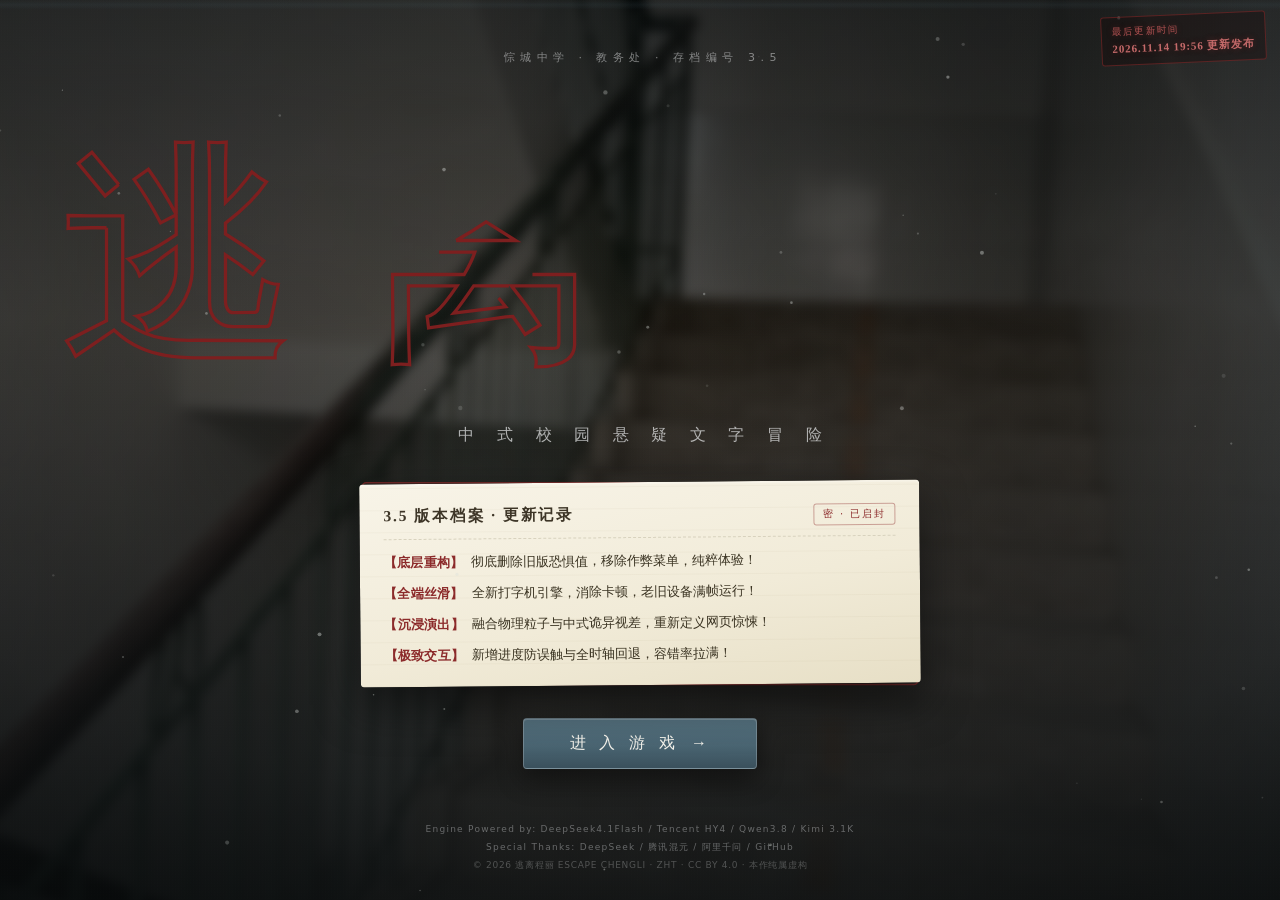
<file: index.html>
<!DOCTYPE html>
<html lang="zh-CN">
<head>
<meta charset="UTF-8">
<meta name="theme-color" content="#0b0f11">
<meta name="viewport" content="width=device-width, initial-scale=1.0, viewport-fit=cover">
<meta http-equiv="Cache-Control" content="no-cache, no-store, must-revalidate">
<title>逃离 程丽 · 3.5</title>
<link rel="stylesheet" href="static/css/index.css">

<style>
/* 页面加载淡入 */
html{opacity:0;transition:opacity .6s ease}
html.page-ready{opacity:1}
/* 频闪遮罩 */
#flickerOverlay{position:fixed;inset:0;z-index:500;pointer-events:none;opacity:0;transition:opacity 40ms linear}
/* 扫描线（环境层） */
.scanline-overlay{position:fixed;top:0;left:0;width:100%;height:10px;
  background:linear-gradient(to bottom,transparent,rgba(74,101,114,.12),transparent);
  animation:scan 8s linear infinite;pointer-events:none;z-index:600}
@keyframes scan{0%{transform:translateY(-100%)}100%{transform:translateY(100%)}}
@media (prefers-reduced-motion: reduce){.scanline-overlay{display:none}}
</style>

<script>
(function(){
  function fadeIn(){ document.documentElement.classList.add("page-ready"); }
  if (document.readyState === "loading") {
    document.addEventListener("DOMContentLoaded", function(){ requestAnimationFrame(fadeIn); });
  } else { requestAnimationFrame(fadeIn); }
})();
/* 注销 SW + 清缓存（确保永远最新） */
if ("serviceWorker" in navigator) navigator.serviceWorker.getRegistrations().then(function(r){ r.forEach(function(x){ x.unregister(); }); });
if ("caches" in window) caches.keys().then(function(k){ k.forEach(function(x){ caches.delete(x); }); });
</script>
</head>
<body>

<!-- 视差·背景层：教学楼走廊（虚化暗调） -->
<div class="plx-bg" aria-hidden="true">
  <div class="bg-photo"></div>
  <div class="bg-veil"></div>
  <div class="grain"></div>
</div>

<!-- 视差·前景层：粉笔灰 / 试卷遗书 / 血滴（Canvas 程序化） -->
<canvas id="fxCanvas" aria-hidden="true"></canvas>

<!-- 日光灯频闪遮罩 -->
<div id="flickerOverlay" aria-hidden="true"></div>

<div class="scanline-overlay" aria-hidden="true"></div>

<!-- 印泥时间戳 -->
<div class="stamp-time">最后更新时间<br><b>2026.11.14 19:56 更新发布</b></div>

<!-- 视差·中景层：标题与档案 -->
<main class="poster">

  <p class="poster-tag">悰城中学 · 教务处 · 存档编号 3.5</p>

  <!-- 场景 B：SVG 血迹书写 -->
  <div class="title-wrap">
    <svg id="bloodTitle" viewBox="0 0 900 235" aria-label="逃离 程丽">
      <text class="bt-char" x="115" y="178" text-anchor="middle">逃</text>
      <text class="bt-char" x="338" y="178" text-anchor="middle">离</text>
      <text class="bt-char" x="561" y="178" text-anchor="middle">程</text>
      <text class="bt-char" x="784" y="178" text-anchor="middle">丽</text>
    </svg>
    <p class="poster-sub">中 式 校 园 悬 疑 文 字 冒 险</p>
  </div>

  <!-- 场景 E：红线缝合的档案卡 -->
  <section class="dossier" aria-label="3.5 版本档案">
    <svg class="stitch-svg" aria-hidden="true"><rect id="stitchRect" x="0.4%" y="0.4%" width="99.2%" height="99.2%" rx="4"/></svg>
    <div class="dossier-card">
      <header class="dossier-head">
        <h2 class="dossier-title">3.5 版本档案 · 更新记录</h2>
        <span class="dossier-no">密 · 已启封</span>
      </header>
      <ul class="dossier-list">
        <li><span class="mark">【底层重构】</span>彻底删除旧版恐惧值，移除作弊菜单，纯粹体验！</li>
        <li><span class="mark">【全端丝滑】</span>全新打字机引擎，消除卡顿，老旧设备满帧运行！</li>
        <li><span class="mark">【沉浸演出】</span>融合物理粒子与中式诡异视差，重新定义网页惊悚！</li>
        <li><span class="mark">【极致交互】</span>新增进度防误触与全时轴回退，容错率拉满！</li>
      </ul>
    </div>
  </section>

  <!-- 行动区（强制看完开场，无跳过入口） -->
  <div class="poster-acts">
    <a class="btn-enter" href="home.html">进 入 游 戏 <span aria-hidden="true">→</span></a>
  </div>

  <!-- 致谢：机密档案脚注 -->
  <footer class="poster-foot">
    <p>Engine Powered by: DeepSeek4.1Flash / Tencent HY4 / Qwen3.8 / Kimi 3.1K</p>
    <p>Special Thanks: DeepSeek / 腾讯混元 / 阿里千问 / GitHub</p>
    <p class="foot-tiny">© 2026 逃离程丽 ESCAPE CHENGLI · ZHT · CC BY 4.0 · 本作纯属虚构</p>
  </footer>

</main>

<script src="static/js/intro-anim.js"></script>
<script>
  if (window.EC_ANIM) EC_ANIM.initIndex();
</script>

</body>
</html>
</file>
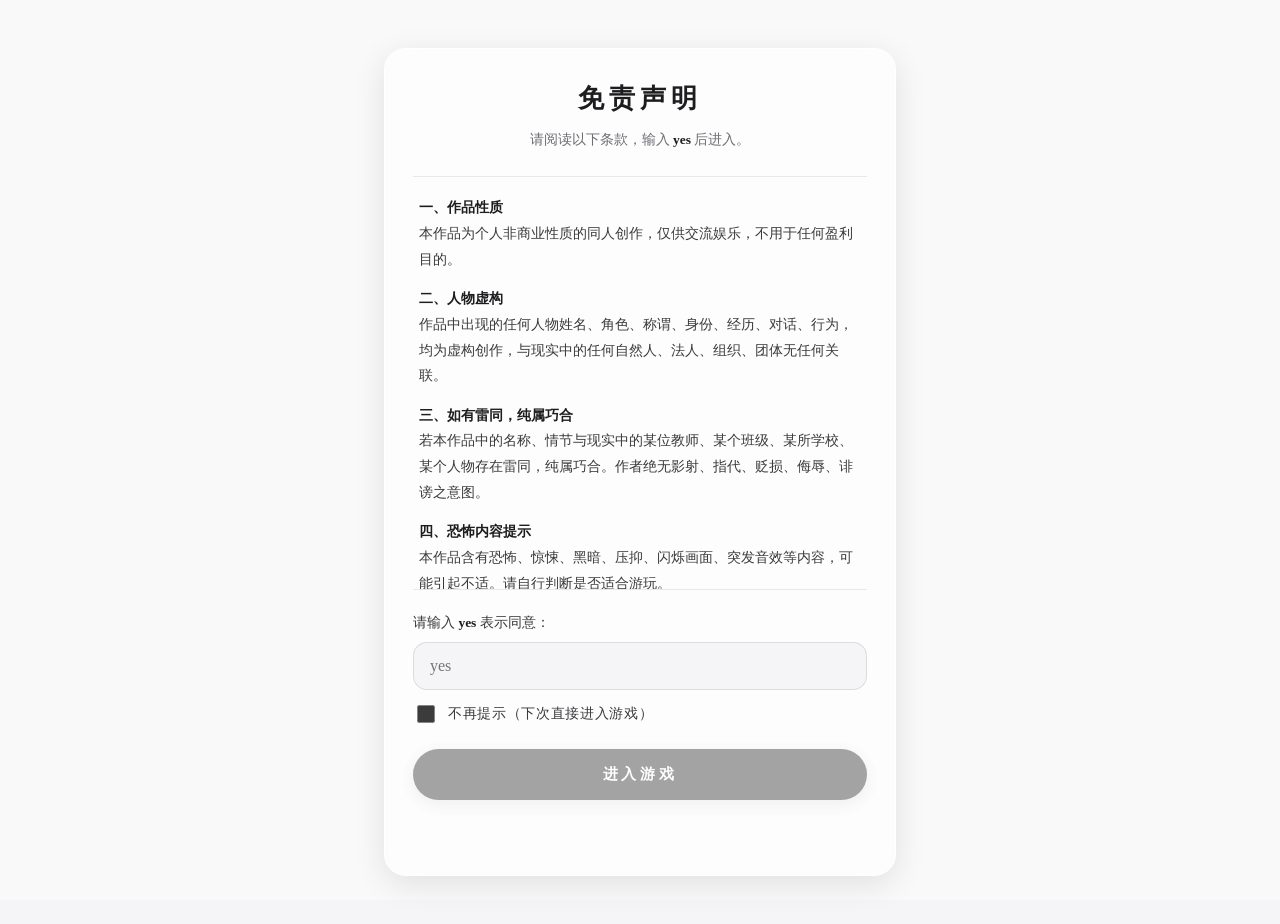
<file: disclaimer.html>
<!DOCTYPE html>
<html lang="zh-CN">
<head>
<meta charset="UTF-8">
<meta http-equiv="Cache-Control" content="no-cache, no-store, must-revalidate, max-age=0">
<meta http-equiv="Pragma" content="no-cache">
<meta http-equiv="Expires" content="0">

<meta name="color-scheme" content="dark only">
<meta name="theme-color" content="#08080a">
<meta name="viewport" content="width=device-width, initial-scale=1.0, viewport-fit=cover">
<title>免责声明 · 逃离程丽</title>
<link rel="stylesheet" href="static/css/skin-page.css?v=1792146091">
<link rel="stylesheet" href="static/css/anime.css?v=1792146091">
<style>
.skip-box{
  display:flex;align-items:center;gap:10px;
  margin:0 0 14px;font-size:13px;color:#8a8a8e;
  cursor:pointer;user-select:none;
}
.skip-box input{
  width:18px;height:18px;flex:none;
  accent-color:#c8102e;cursor:pointer;
}
.skip-box label{cursor:pointer;letter-spacing:.05em}
</style>
<style>
/* ===== 彻底杀掉点击填充块 / 蓝色高亮 / focus 框 ===== */
* {
  -webkit-tap-highlight-color: transparent !important;
  -webkit-touch-callout: none !important;
  -webkit-tap-highlight-color: rgba(0,0,0,0) !important;
}
*:active, *:focus, *:focus-visible, *:focus-within,
button:active, button:focus, button:focus-visible,
a:active, a:focus, a:focus-visible,
.btn:active, .btn:focus, [role="button"]:active, [role="button"]:focus,
img:active, img:focus {
  outline: none !important;
  outline-color: transparent !important;
  box-shadow: none !important;
  -webkit-tap-highlight-color: transparent !important;
  -webkit-tap-highlight-color: rgba(0,0,0,0) !important;
  border-color: transparent !important;
}
button:active, a:active, .btn:active, [role="button"]:active {
  background: transparent !important;
  background-color: transparent !important;
}
img, a, button, .btn, [role="button"] {
  -webkit-user-select: none;
  -moz-user-select: none;
  -ms-user-select: none;
  user-select: none;
  -webkit-user-drag: none;
  -webkit-tap-highlight-color: transparent !important;
}
</style>
<script>
(function(){
  function setWallpaper(){
    var base = (window.innerWidth > window.innerHeight) ? "https://t.alcy.cc/pc" : "https://t.alcy.cc/mp";
    var wallpaper = base + "?t=" + Date.now() + "_" + Math.random();
    document.documentElement.style.setProperty("--anime-bg", "url('" + wallpaper + "')");
    if (document.body) document.body.style.setProperty("--anime-bg", "url('" + wallpaper + "')");
  }
  if (document.readyState === "loading"){
    document.addEventListener("DOMContentLoaded", setWallpaper);
  } else {
    setWallpaper();
  }
})();
</script>

<script>
/* 主动注销所有 Service Worker + 清缓存（确保永远最新） */
if ("serviceWorker" in navigator) {
  navigator.serviceWorker.getRegistrations().then(function(regs){
    regs.forEach(function(r){ r.unregister(); });
  });
}
if ("caches" in window) {
  caches.keys().then(function(keys){
    keys.forEach(function(k){ caches.delete(k); });
  });
}
</script>

</head>
<body>
<main class="stage">

  <div class="card">
    <h1 class="title">免责声明</h1>
    <p class="sub">请阅读以下条款，输入 <b>yes</b> 后进入。</p>

    <div class="terms">
      <p><b>一、作品性质</b><br>本作品为个人非商业性质的同人创作，仅供交流娱乐，不用于任何盈利目的。</p>
      <p><b>二、人物虚构</b><br>作品中出现的任何人物姓名、角色、称谓、身份、经历、对话、行为，均为虚构创作，与现实中的任何自然人、法人、组织、团体无任何关联。</p>
      <p><b>三、如有雷同，纯属巧合</b><br>若本作品中的名称、情节与现实中的某位教师、某个班级、某所学校、某个人物存在雷同，纯属巧合。作者绝无影射、指代、贬损、侮辱、诽谤之意图。</p>
      <p><b>四、恐怖内容提示</b><br>本作品含有恐怖、惊悚、黑暗、压抑、闪烁画面、突发音效等内容，可能引起不适。请自行判断是否适合游玩。</p>
      <p><b>五、不适宜人群</b><br>若你患有心脏病、高血压、癫痫、光敏性癫痫、焦虑症、抑郁症、恐慌症、创伤后应激障碍等疾病，或对恐怖内容敏感，请立即退出。</p>
      <p><b>六、自愿原则</b><br>继续操作即代表你已年满 12 周岁，自愿承担浏览本内容的一切后果。</p>
      <p><b>七、版权声明</b><br>本作品采用 CC BY 4.0 协议，可自由使用、改编、商用，唯一条件为保留原作者署名「ZHT」。</p>
    </div>

    <div class="yesbox">
      <label>请输入 <b>yes</b> 表示同意：</label>
      <input type="text" id="yesInput" placeholder="yes" autocomplete="off">
      <div class="skip-box">
        <input type="checkbox" id="skipCheck">
        <label for="skipCheck">不再提示（下次直接进入游戏）</label>
      </div>
      <button class="btn" id="agreeBtn">进入游戏</button>
      <p class="hint" id="errTip"></p>
    </div>
  </div>

</main>

<script>
(function(){
  /* ---------- 1. 检查是否已经勾选过"不再提示" ---------- */
  try {
    if (localStorage.getItem("ec_skip_disclaimer") === "1"){
      location.replace("loading.html?ch=ch1");
      return;
    }
  } catch(e){}

  var inp = document.getElementById("yesInput");
  var btn = document.getElementById("agreeBtn");
  var err = document.getElementById("errTip");
  var skipCheck = document.getElementById("skipCheck");
  if (!inp || !btn) return;

  btn.disabled = true;

  inp.addEventListener("input", function(){
    btn.disabled = inp.value.trim().toLowerCase() !== "yes";
    if (err) err.textContent = "";
  });

  btn.addEventListener("click", function(){
    if (inp.value.trim().toLowerCase() !== "yes"){
      if (err) err.textContent = "请输入 yes";
      return;
    }
    /* 勾了"不再提示"就永久跳过 */
    if (skipCheck && skipCheck.checked){
      try { localStorage.setItem("ec_skip_disclaimer", "1"); } catch(e){}
    }
    location.href = "loading.html?ch=ch1";
  });

  inp.addEventListener("keydown", function(e){
    if (e.key === "Enter" && !btn.disabled) btn.click();
  });
})();
</script>
</body>
</html>
</file>
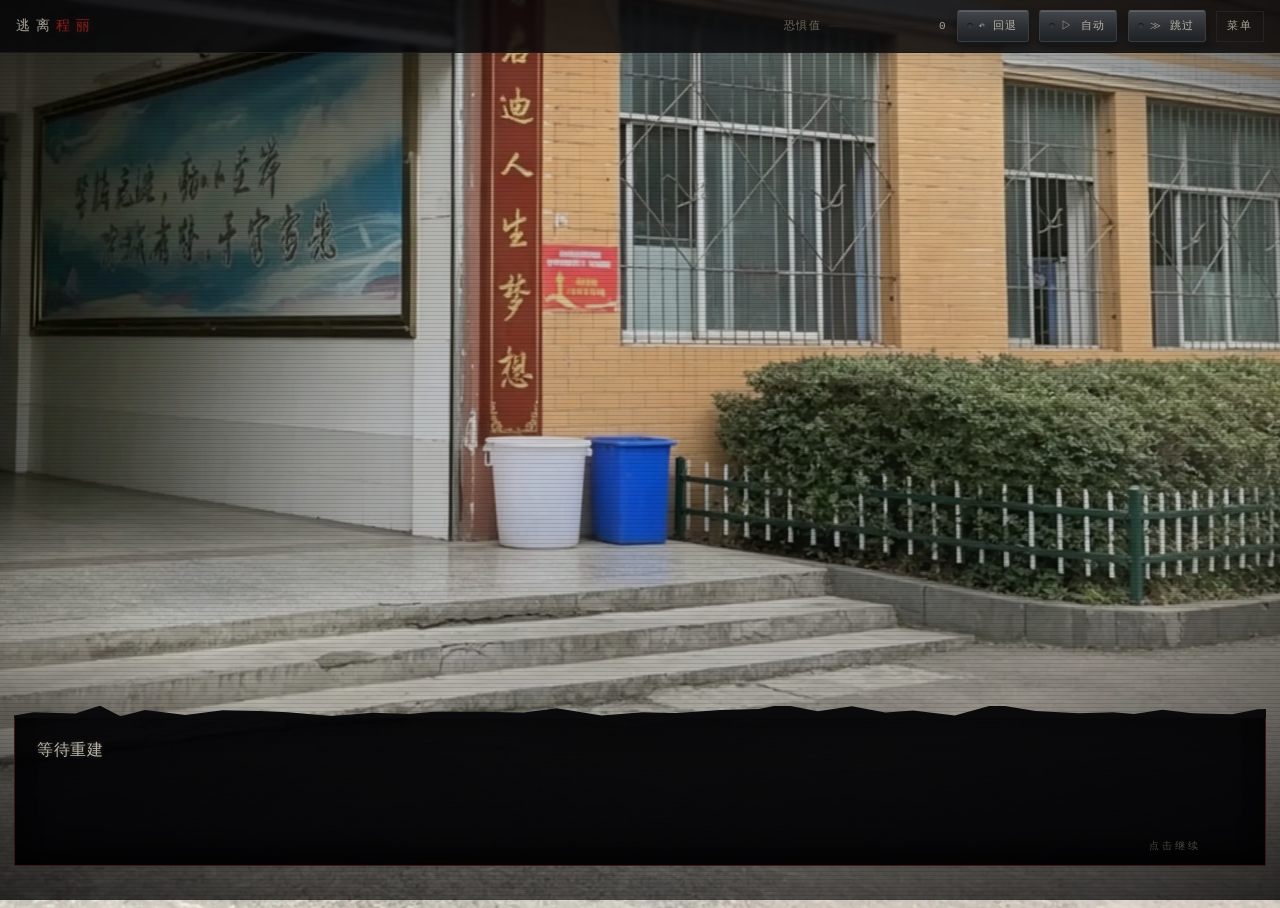
<file: game.html>
<!DOCTYPE html>
<html lang="zh-CN">
<head>
<meta charset="UTF-8">
<meta http-equiv="Cache-Control" content="no-cache, no-store, must-revalidate, max-age=0">
<meta http-equiv="Pragma" content="no-cache">
<meta http-equiv="Expires" content="0">

<meta name="color-scheme" content="dark only">
<meta name="theme-color" content="#08080a">
<meta name="viewport" content="width=device-width, initial-scale=1.0, viewport-fit=cover">
<title>逃离程丽</title>
<link rel="stylesheet" href="static/css/skin.css?v=1792146091">

<style>
.ls-overlay{position:fixed;inset:0;z-index:8800;background:rgba(0,0,0,.55);backdrop-filter:blur(6px);display:none;align-items:center;justify-content:center;padding:20px;}
.ls-overlay.show{display:flex;}
.ls-card{width:min(440px,94vw);max-height:82vh;overflow-y:auto;background:rgba(252,252,253,.98);border-radius:18px;box-shadow:0 20px 60px rgba(0,0,0,.35);padding:22px 20px;}
.ls-card h3{font-size:17px;font-weight:700;margin-bottom:16px;color:#1d1d1f;}
.ls-list{display:flex;flex-direction:column;gap:10px;margin-bottom:16px;}
.ls-row{display:flex;align-items:center;justify-content:space-between;gap:10px;padding:12px 14px;background:#f5f5f7;border-radius:12px;}
.ls-row.has{background:#eef4fb;}
.ls-info{display:flex;flex-direction:column;gap:2px;min-width:0;}
.ls-info b{font-size:14px;color:#1d1d1f;}
.ls-info span{font-size:12px;color:#6e6e73;overflow:hidden;text-overflow:ellipsis;white-space:nowrap;}
.ls-info .empty{color:#b0b0b5;}
.ls-btns{display:flex;gap:6px;flex:none;}
.ls-btn{appearance:none;border:none;padding:8px 12px;font-size:13px;border-radius:9px;background:#e6e6ea;color:#1d1d1f;cursor:pointer;white-space:nowrap;}
.ls-btn.main{background:#1d1d1f;color:#fff;}
.ls-btn:active{opacity:.8;}
.ls-actions{display:flex;}
.ls-actions button{flex:1;padding:12px;font-size:15px;border:none;border-radius:11px;background:#1d1d1f;color:#fff;cursor:pointer;}
body.ui-dark .ls-card{background:rgba(24,24,28,.98);}
body.ui-dark .ls-card h3{color:#e8e8ea;}
body.ui-dark .ls-row{background:#1c1c22;}
body.ui-dark .ls-row.has{background:#1a2634;}
body.ui-dark .ls-info b{color:#e0e0e4;}
body.ui-dark .ls-info span{color:#9a9aa0;}
body.ui-dark .ls-btn{background:#2a2a30;color:#e0e0e4;}
body.ui-dark .ls-btn.main{background:#e8e8ea;color:#111;}
<style>
@keyframes spasm{
  0%{transform:translate(0)}
  25%{transform:translate(-8px,3px) skewX(-10deg)}
  50%{transform:translate(6px,-2px) skewX(8deg)}
  75%{transform:translate(-4px,1px)}
  100%{transform:none}
}


/* ========== 全屏大字 · 丝滑浮现 ========== */
.fullpage-text p {
  animation: fpGlowSoft 4s ease-in-out infinite !important;
}
@keyframes fpGlowSoft {
  0%, 100% {
    text-shadow:
      0 0 4px rgba(232,232,232,.7),
      0 0 20px rgba(232,232,232,.3),
      2px 0 0 rgba(139,42,42,.5),
      -2px 0 0 rgba(232,232,232,.2);
  }
  50% {
    text-shadow:
      0 0 8px rgba(232,232,232,.95),
      0 0 32px rgba(232,232,232,.5),
      2px 0 0 rgba(139,42,42,.7),
      -2px 0 0 rgba(232,232,232,.35);
  }
}
/* 大字进场：从虚到实（只用 opacity + translateY，丝滑） */
@keyframes fpTextIn {
  from {
    opacity: 0;
    transform: translateY(12px);
    letter-spacing: .35em;
  }
  to {
    opacity: 1;
    transform: translateY(0);
    letter-spacing: .2em;
  }
}
.fullpage-text.show p {
  animation: fpTextIn 1.4s cubic-bezier(.16,1,.3,1) forwards, fpGlowSoft 4s ease-in-out 1.4s infinite !important;
}




/* ============================================================
   对话框：静止（不摇）
   ============================================================ */
.text-box {
  animation: none !important;
  transform: none !important;
}

/* ============================================================
   背景层：防"缩放露黑边"
   bg-layer 缩放时，父层同色铺底，永远不漏黑
   ============================================================ */
html, body {
  background: #0a0a0a !important;
}
.bg-layer {
  background-color: #0a0a0a !important;
  transform-origin: center center;
  backface-visibility: hidden;
  -webkit-backface-visibility: hidden;
  will-change: transform, opacity;
}
/* 背景缩放时，overflow 裁掉，避免露出边界 */
.bg-layer,
.bg-layer img,
.sprite-layer,
.sprite-layer img {
  transform-origin: center center;
}
/* 只给真正的背景层铺底，立绘层保持透明 */
.game-page,
#bgLayer,
#bgNext {
  background-color: #0a0a0a !important;
}
#spriteLayer {
  background: transparent !important;
}

/* ============================================================
   全屏大字容器：彻底铺满，无黑边
   ============================================================ */
.fullpage-text {
  background: rgba(10,10,10,.96) !important;
  backdrop-filter: blur(4px) !important;
  -webkit-backdrop-filter: blur(4px) !important;
  padding: 0 !important;
  margin: 0 !important;
  overflow: hidden !important;
  inset: 0 !important;
}
.fullpage-text > p {
  padding: 40px 32px !important;
  margin: 0 !important;
  color: #e8e8e8 !important;
  font-family: "Songti SC", "SimSun", "Noto Serif SC", Georgia, serif !important;
  letter-spacing: .2em !important;
  line-height: 1.9 !important;
  font-weight: 500 !important;
}
@keyframes fpGlowSoft {
  0%, 100% {
    text-shadow:
      0 0 4px rgba(232,232,232,.55),
      0 0 18px rgba(232,232,232,.25),
      2px 0 0 rgba(139,42,42,.45),
      -2px 0 0 rgba(232,232,232,.12);
  }
  50% {
    text-shadow:
      0 0 8px rgba(232,232,232,.9),
      0 0 32px rgba(232,232,232,.5),
      2px 0 0 rgba(139,42,42,.65),
      -2px 0 0 rgba(232,232,232,.3);
  }
}
.fullpage-text > p {
  animation: fpGlowSoft 4.5s ease-in-out infinite !important;
}
.fp-hint {
  color: #8b2a2a !important;
  text-shadow: 0 0 10px rgba(139,42,42,.65) !important;
  letter-spacing: .3em !important;
  animation: hintBreath 2s ease-in-out infinite !important;
}
@keyframes hintBreath {
  0%, 100% { opacity: .5; transform: translateX(-50%) translateY(0); }
  50%      { opacity: 1;  transform: translateX(-50%) translateY(3px); }
}

/* 打字机渗墨样式统一由 static/css/skin.css .tw-char 管理（3.1） */


/* ============================================================
   缩放动画修复：不露背景边
   ============================================================ */

/* 1. 所有 fixed 背景层：父层铺底，防露边 */
body,
html,
.game-page {
  background: #0a0a0a !important;
}

/* 2. #bgLayer / #bgNext 铺满 + 裁掉溢出 */
#bgLayer, #bgNext {
  position: fixed !important;
  inset: 0 !important;
  overflow: hidden !important;
  background-color: #0a0a0a !important;
}
#bgLayer.show, #bgNext.show {
  background-size: cover !important;
  background-position: center !important;
}

/* 3. #bgNext 的 zoom：改成"不放大"（只用 opacity 交叉淡入） */
.bg-layer.zoom {
  transform: none !important;
  transition: opacity .8s cubic-bezier(.16,1,.3,1) !important;
}

/* 4. body.anim-zoom：不再缩 body，改成缩背景层 */
body.anim-zoom {
  animation: none !important;
}
body.anim-zoom #bgLayer,
body.anim-zoom .bg-layer {
  animation: anim-zoom-bg-k .9s cubic-bezier(.16,1,.3,1) !important;
  transform-origin: center center !important;
}
@keyframes anim-zoom-bg-k {
  0%   { transform: scale(1.06); }
  100% { transform: scale(1); }
}

/* 5. 立绘层不跟着缩 */
body.anim-zoom .sprite-layer {
  animation: none !important;
}


/* ============================================================
   立绘层：干掉 drop-shadow（黑块元凶）
   ============================================================ */

/* 1. 干掉 drop-shadow（性能差 + 黑块元凶） */
.sprite-layer img {
  filter: none !important;
  -webkit-filter: none !important;
}

/* 2. 立绘浮动：改成 GPU 加速的 transform */
.sprite-layer img.breathe {
  animation: breathe 4s cubic-bezier(.4,0,.2,1) infinite !important;
}
@keyframes breathe {
  0%, 100% { transform: translateY(0); }
  50%      { transform: translateY(-5px); }
}

/* 3. 立绘容器：确保不溢出，不留黑影 */
.sprite-layer {
  overflow: visible !important;
  background: transparent !important;
  filter: none !important;
  -webkit-filter: none !important;
}

</style>
</style>
<link rel="stylesheet" href="static/lib/animate.min.css?v=1792146091">
<script>
(function(){
  /* 一次性清掉所有旧版存档 key */
  try {
    Object.keys(localStorage).forEach(function(k){
      if (k.indexOf("ec_save") === 0 || k.indexOf("ec_auto") === 0 || k.indexOf("ec_current") === 0 || k.indexOf("ec_node") === 0){
        localStorage.removeItem(k);
      }
    });
  } catch(e){}
})();
</script>

<style id="no-invert-protect">
html, body { color-scheme: dark only !important; forced-color-adjust: none !important; filter: none !important; }
img, svg, canvas, video { filter: none !important; mix-blend-mode: normal !important; forced-color-adjust: none !important; }
@media (forced-colors: active) { img, svg, canvas { forced-color-adjust: none !important; } }
</style>
<script>
(function(){
  function clean(){
    try {
      document.body.style.filter = "none";
      document.documentElement.style.filter = "none";
      document.querySelectorAll("img, svg, canvas").forEach(function(el){
        el.style.filter = "none";
      });
    } catch(e){}
  }
  document.addEventListener("DOMContentLoaded", clean);
  setTimeout(clean, 500);
  setInterval(clean, 3000);
})();
</script>

<style>
/* ===== 彻底杀掉点击填充块 / 蓝色高亮 / focus 框 ===== */
* {
  -webkit-tap-highlight-color: transparent !important;
  -webkit-touch-callout: none !important;
  -webkit-tap-highlight-color: rgba(0,0,0,0) !important;
}
*:active, *:focus, *:focus-visible, *:focus-within,
button:active, button:focus, button:focus-visible,
a:active, a:focus, a:focus-visible,
.btn:active, .btn:focus, [role="button"]:active, [role="button"]:focus,
img:active, img:focus {
  outline: none !important;
  outline-color: transparent !important;
  box-shadow: none !important;
  -webkit-tap-highlight-color: transparent !important;
  -webkit-tap-highlight-color: rgba(0,0,0,0) !important;
  border-color: transparent !important;
}
button:active, a:active, .btn:active, [role="button"]:active {
  background: transparent !important;
  background-color: transparent !important;
}
img, a, button, .btn, [role="button"] {
  -webkit-user-select: none;
  -moz-user-select: none;
  -ms-user-select: none;
  user-select: none;
  -webkit-user-drag: none;
  -webkit-tap-highlight-color: transparent !important;
}
</style>
<link rel="stylesheet" href="static/css/game-skin.css">






















<style id="game-polish">
/* ========== 删章节标签 ========== */
.chapter-tag, #chapterTag { display: none !important; }

/* ========== 对话框 ========== */
.text-box {
  position: relative !important;
  padding: 18px 22px 38px !important;
  transition: padding-top .3s cubic-bezier(.16,1,.3,1) !important;
}
.text-box.has-speaker { padding-top: 42px !important; }
.text-box:not(.has-speaker) { padding-top: 18px !important; }

/* ========== 说话人 ========== */
.speaker-bar {
  position: absolute !important;
  top: 12px !important; left: 18px !important;
  padding: 0 !important; margin: 0 !important;
  background: none !important; border: none !important; box-shadow: none !important;
  display: inline-flex !important; align-items: center !important;
  z-index: 10 !important;
}
.speaker-bar.hide { display: none !important; }
.speaker-name {
  font-size: 15px !important; font-weight: 800 !important;
  letter-spacing: .12em !important; color: #e8e8e8 !important;
  background: none !important; border: none !important; padding: 0 !important;
  text-shadow: 0 0 8px rgba(232,232,232,.45) !important;
}
.speaker-bar.chengli .speaker-name { color: #c44a4a !important; text-shadow: 0 0 10px rgba(196,74,74,.6) !important; }
.speaker-bar.me .speaker-name { color: #e8e8e8 !important; }
.speaker-bar.ghost .speaker-name { color: #6a6a6a !important; }
.speaker-bar.yushuo .speaker-name { color: #7aa0c4 !important; }

/* ========== 对话文字 ========== */
.dialog-text {
  margin: 0 !important;
  color: #e8e8e8 !important;
  font-family: "Songti SC", "SimSun", "Noto Serif SC", Georgia, serif !important;
  letter-spacing: .04em !important;
  line-height: 1.9 !important;
}



/* ========== 选项按钮 · 逐条浮现 ========== */
@keyframes choiceIn {
  from { opacity: 0; transform: translateY(8px); }
  to   { opacity: 1; transform: translateY(0); }
}
.choice-btn { animation: choiceIn .4s cubic-bezier(.16,1,.3,1) backwards; }
.choice-btn:nth-child(1) { animation-delay: .04s; }
.choice-btn:nth-child(2) { animation-delay: .10s; }
.choice-btn:nth-child(3) { animation-delay: .16s; }
.choice-btn:nth-child(4) { animation-delay: .22s; }
</style>

<script id="game-polish-js">
(function(){
  "use strict";

  /* -------- 1. 说话人移进 textBox -------- */
  function moveSpeaker(){
    var box = document.getElementById("textBox");
    var bar = document.getElementById("speakerBar");
    if (!box || !bar) return;
    if (bar.parentNode !== box) box.insertBefore(bar, box.firstChild);
    var nameEl = document.getElementById("speakerName");
    var hasName = nameEl && nameEl.textContent && nameEl.textContent.trim() !== "";
    if (hasName) { box.classList.add("has-speaker"); bar.classList.remove("hide"); }
    else         { box.classList.remove("has-speaker"); bar.classList.add("hide"); }
  }

  /* -------- 3. 跳节点 → 清 typing-done -------- */
  var lastText = "";
  function watchText(){
    var box = document.getElementById("textBox");
    var txt = document.getElementById("dialogText");
    if (!box || !txt) return;
    var cur = txt.textContent || "";
    if (cur !== lastText) {
      lastText = cur;
      box.classList.remove("typing-done");
    }
  }

  /* -------- 4. 打完 → typing-done -------- */
  function watchTypingDone(){
    var box = document.getElementById("textBox");
    var txt = document.getElementById("dialogText");
    if (!box || !txt) return;
    var chars = txt.querySelectorAll(".tw-char");
    if (chars.length === 0) return;
    var onCount = txt.querySelectorAll(".tw-char.tw-on").length;
    if (onCount === chars.length) box.classList.add("typing-done");
  }

  /* -------- rAF 循环（每帧跑，开销极小） -------- */
  function loop(){
    try { moveSpeaker(); } catch(e){}
    requestAnimationFrame(loop);
  }
  loop();

  /* -------- 低频：文字切换检测 -------- */
  setInterval(function(){
    try { watchText(); watchTypingDone(); } catch(e){}
  }, 200);

  /* 点击时立即刷光标 */
  document.addEventListener("click", function(){
    setTimeout(function(){ try { watchTypingDone(); } catch(e){} }, 60);
  }, true);
})();
</script>


<style>
/* 页面跳转淡出 */
body.leaving { opacity: 0; transition: opacity .35s ease; }
</style>
<script>
/* 拦截所有 a[href$=".html"] 点击，加淡出 */
document.addEventListener("click", function(e){
  var a = e.target.closest && e.target.closest('a[href$=".html"]');
  if (!a) return;
  var href = a.getAttribute("href");
  if (!href || href.startsWith("http") || href.startsWith("#")) return;
  e.preventDefault();
  document.body.classList.add("leaving");
  setTimeout(function(){ location.href = href; }, 360);
}, true);
</script>


<style>
/* 新页面加载后，从 0 淡入到 1 */
html {
  opacity: 0;
  transition: opacity .4s ease;
}
html.page-ready {
  opacity: 1;
}
</style>
<script>
/* 页面一加载完，立刻淡入 */
(function(){
  function fadeIn(){
    document.documentElement.classList.add("page-ready");
  }
  if (document.readyState === "loading") {
    document.addEventListener("DOMContentLoaded", function(){
      requestAnimationFrame(fadeIn);
    });
  } else {
    requestAnimationFrame(fadeIn);
  }
})();
</script>


<script>
/* 主动注销所有 Service Worker + 清缓存（确保永远最新） */
if ("serviceWorker" in navigator) {
  navigator.serviceWorker.getRegistrations().then(function(regs){
    regs.forEach(function(r){ r.unregister(); });
  });
}
if ("caches" in window) {
  caches.keys().then(function(keys){
    keys.forEach(function(k){ caches.delete(k); });
  });
}
</script>

<link rel="stylesheet" href="static/css/dbg.css">

</head>
<body class="game-page mode-normal">

<div class="bg-layer" id="bgLayer"></div>
<div class="bg-layer bg-next" id="bgNext"></div>

<div class="sprite-layer" id="spriteLayer"></div>

<div class="campus-tint" id="campusTint"></div>

<div class="flicker-layer" id="flickerLayer"></div>
<div class="flash-layer" id="flashLayer"></div>
<canvas id="charDustCanvas" aria-hidden="true"></canvas>

<header class="topbar">
  <span class="topbar-title"><span class="t-esc" data-text="逃离">逃离</span><span class="t-name" data-text="程丽">程丽</span></span>
  <div class="topbar-right">
    <div class="san-box" title="恐惧值">
      <span class="san-label">恐惧值</span>
      <div class="san-bar"><i id="sanFill"></i></div>
      <span class="san-num" id="sanNum">0</span>
    </div>
    <button class="hud-btn" id="btnBack" type="button" title="回退一句"><i class="led" aria-hidden="true"></i>↶ 回退</button>
    <button class="hud-btn" id="btnAuto" type="button" title="自动播放"><i class="led" aria-hidden="true"></i>▷ 自动</button>
    <button class="hud-btn" id="btnSkip" type="button" title="跳过当前场景"><i class="led" aria-hidden="true"></i>≫ 跳过</button>
    <button class="topbar-btn" id="btnMenu" title="菜单">菜单</button>
  </div>
</header>

<main class="dialog-wrap" id="dialogWrap">
  <div class="info-bar" id="infoBar">
    <div class="chapter-tag" id="chapterTag"></div>
  </div>
  <div class="speaker-bar" id="speakerBar">
      <span class="speaker-name" id="speakerName"></span>
    </div>

  <div class="text-box" id="textBox">
    <p class="dialog-text" id="dialogText"></p>
    <div class="next-hint" id="nextHint">点击继续</div>
  </div>

  <div class="choices" id="choicesBox"></div>
  <div class="guard-hint" id="guardHint" role="status" aria-live="polite"></div>
<div id="guardStampHost" aria-hidden="true"></div>
</main>

<div class="menu-overlay" id="menuOverlay">
  <div class="menu-card">
    <h3>菜单</h3>
    <button id="btnSave2">存档系统</button>
    <button id="btnChapters">章节选择</button>
    <button id="btnHome">返回主页</button>
    <a class="menu-link" href="https://share.weiyun.com/j4xgGst7" target="_blank" rel="noopener noreferrer">公告 · 最新动态 →</a>
    <button id="btnCloseMenu">继续游戏</button>
    <p class="menu-tip" id="menuTip"></p>
  </div>
</div>

<div class="settings-overlay" id="settingsOverlay">
  <div class="settings-card">
    <h3>UI 设置</h3>
    <div class="set-row"><label>字体大小</label><input type="range" id="setFont" min="80" max="160" value="100"><span class="set-val" id="setFontVal">100%</span></div>
    <div class="set-row"><label>文字速度</label><input type="range" id="setSpeed" min="0" max="100" value="60"><span class="set-val" id="setSpeedVal">60</span></div>
    <div class="set-row"><label>圆角大小</label><input type="range" id="setRadius" min="0" max="24" value="12"><span class="set-val" id="setRadiusVal">12</span></div>
    <div class="set-row"><label>深色主题</label><label class="switch"><input type="checkbox" id="setDark" checked><i></i></label></div>
    <div class="set-row"><label>过渡动画</label><label class="switch"><input type="checkbox" id="setAnim" checked><i></i></label></div>
    <div class="set-row"><label>界面动效</label><label class="switch"><input type="checkbox" id="setHorror" checked><i></i></label></div>
    <div class="set-row"><label>暗角强度</label><input type="range" id="setNoise" min="0" max="100" value="50"><span class="set-val" id="setNoiseVal">50</span></div>
    <button class="set-close" id="btnResetSettings">恢复默认</button>
    <button class="set-close" id="btnCloseSettings">关闭</button>
  </div>
</div>

<div class="chapters-overlay" id="chaptersOverlay">
  <div class="chapters-card">
    <h3>章节</h3>
    <div class="chapter-list" id="chapterList"></div>
    <button class="set-close" id="btnCloseChapters">关闭</button>
  </div>
</div>



<div class="save-overlay" id="saveOverlay">
  <div class="save-card">
    <div class="save-head">
      <div class="save-tabs">
        <button id="tabSave" class="save-tab active">保存</button>
        <button id="tabLoad" class="save-tab">读取</button>
      </div>
      <h3 id="saveTitle">存档</h3>
      <span class="save-count" id="saveCount">0 / 100</span>
    </div>

    <div class="save-toolbar">
      <button class="save-tool" id="toolNew">+ 新建</button>
      <button class="save-tool" id="toolImport">导入</button>
      <button class="save-tool" id="toolExport">导出</button>
      <button class="save-tool danger" id="toolClear">清空</button>
    </div>

    <div class="save-list" id="saveList"></div>

    <button class="set-close" id="saveClose">关闭</button>
  </div>
</div>

<div class="ending-overlay" id="endingOverlay">
  <div class="ending-card">
    <h2 class="ending-title" id="endingTitle"></h2>
    <p class="ending-desc" id="endingDesc"></p>
    <button id="btnRestart">重新开始</button>
    <button id="btnEndHome">返回主页</button>
  </div>
</div>

<script>
  window.GAME_API = {
    story: "story.json",
    save: null,
    load: null,
    chapters: "chapters.json",
    saves: null
  };
</script>
<script src="static/js/minigames.js?v=1792146091"></script>
<script src="static/js/puzzle.js?v=1792146091"></script>
<script src="static/js/settings.js?v=1792146091"></script>
<script src="static/js/adaptive.js?v=1792146091"></script>
<script src="static/js/time.js?v=1792146091"></script>
<script src="static/js/fx.js?v=1792146091"></script>
<script src="static/js/game.js?v=1792146091"></script>
<script src="static/js/transform.js?v=1792146091"></script>
<script src="static/js/save_local.js?v=1792146091"></script>
<script src="static/js/ui_patch.js?v=1792146091"></script>
<script src="static/js/endings.js?v=1792146091"></script>
<script src="static/js/boss.js?v=1792146091"></script>

<script>
(function(){
  function bind(){
    var s=document.getElementById("qkSave"), l=document.getElementById("qkLoad");
    if(!s||!l||!window.__SAVE_UI) return;
    function intercept(btn, mode){
      if (btn.__lsBound) return; btn.__lsBound = true;
      btn.addEventListener("click", function(e){
        if (window.__SAVE_UI && window.__SAVE_UI.open){
          e.stopImmediatePropagation(); e.preventDefault();
          var p=document.getElementById("qkPanel"); if(p) p.classList.remove("on");
          window.__SAVE_UI.open(mode);
        }
      }, true);
    }
    intercept(s,"save"); intercept(l,"load");
  }
  setTimeout(bind, 800); setTimeout(bind, 2000);
})();
</script>
<script src="static/js/game-ui.js"></script>
<script src="static/js/anim-bridge.js?v=1792146091"></script>
</div>
<style>
</style>
<script id="menu-fix">
(function(){
  "use strict";
  function ready(fn){ if(document.readyState!="loading") fn(); else document.addEventListener("DOMContentLoaded",fn); }

  ready(function(){

    /* ========== 顶栏菜单 ========== */
    var menu = document.getElementById("menuOverlay");
    var btnMenu = document.getElementById("btnMenu");
    var btnCloseMenu = document.getElementById("btnCloseMenu");
    var btnHome = document.getElementById("btnHome");
    var btnChapters = document.getElementById("btnChapters");
    var btnSave2 = document.getElementById("btnSave2");

    if (btnMenu && menu) btnMenu.addEventListener("click", function(){ menu.classList.add("show"); });
    if (btnCloseMenu && menu) btnCloseMenu.addEventListener("click", function(){ menu.classList.remove("show"); });
    if (btnHome) btnHome.addEventListener("click", function(){ location.href = "home.html"; });
    if (menu) menu.addEventListener("click", function(e){ if (e.target === menu) menu.classList.remove("show"); });

    /* ========== 章节弹窗 ========== */
    var chOv = document.getElementById("chaptersOverlay");
    var chList = document.getElementById("chapterList");
    var chClose = document.getElementById("btnCloseChapters");

    function loadChapters(){
      if (!chList || chList.dataset.loaded === "1") return;
      chList.dataset.loaded = "1";
      chList.innerHTML = '<p style="color:#8a8a8e;font-size:13px;text-align:center">加载中…</p>';
      var url = (window.GAME_API && window.GAME_API.chapters) || "chapters.json";
      fetch(url).then(function(r){ return r.json(); }).then(function(d){
        var arr = d.chapters || d || [];
        chList.innerHTML = "";
        if (!arr.length){ chList.innerHTML = '<p style="color:#8a8a8e;font-size:13px">暂无章节</p>'; return; }
        arr.forEach(function(c){
          var b = document.createElement("button");
          b.className = "chapter-item";
          b.innerHTML = '<span>' + (c.title || c.id) + '</span><span class="ch-status">' + (c.available ? "可游玩" : "敬请期待") + '</span>';
          if (c.available){
            b.addEventListener("click", function(){
              location.replace("game.html?chapter=" + (c.id || "ch1") + "&t=" + Date.now());
            });
          } else { b.classList.add("locked"); }
          chList.appendChild(b);
        });
      }).catch(function(){ chList.innerHTML = '<p style="color:#8a8a8e;font-size:13px">加载失败</p>'; });
    }

    if (btnChapters) btnChapters.addEventListener("click", function(){
      if (menu) menu.classList.remove("show");
      if (chOv) chOv.classList.add("show");
      loadChapters();
    });
    if (chClose && chOv) chClose.addEventListener("click", function(){ chOv.classList.remove("show"); });
    if (chOv) chOv.addEventListener("click", function(e){ if (e.target === chOv) chOv.classList.remove("show"); });

    /* ========== 存档弹窗 ========== */
    var saveOv = document.getElementById("saveOverlay");
    var saveList = document.getElementById("saveList");
    var saveTitle = document.getElementById("saveTitle");
    var saveCount = document.getElementById("saveCount");
    var saveClose = document.getElementById("saveClose");
    var tabSave = document.getElementById("tabSave");
    var tabLoad = document.getElementById("tabLoad");
    var toolNew = document.getElementById("toolNew");
    var toolImport = document.getElementById("toolImport");
    var toolExport = document.getElementById("toolExport");
    var toolClear = document.getElementById("toolClear");

    var saveMode = "save";

    function closeSave(){ if (saveOv) saveOv.classList.remove("show"); }
    if (saveClose) saveClose.addEventListener("click", closeSave);
    if (saveOv) saveOv.addEventListener("click", function(e){ if (e.target === saveOv) closeSave(); });

    function switchMode(mode){
      saveMode = mode;
      if (tabSave) tabSave.classList.toggle("active", mode === "save");
      if (tabLoad) tabLoad.classList.toggle("active", mode === "load");
      refreshSaves();
    }

    if (tabSave) tabSave.addEventListener("click", function(){ switchMode("save"); });
    if (tabLoad) tabLoad.addEventListener("click", function(){ switchMode("load"); });

    function openSave(){
      if (menu) menu.classList.remove("show");
      if (saveOv) saveOv.classList.add("show");
      if (saveTitle) saveTitle.textContent = "存档系统";
      switchMode(saveMode);
    }

    if (btnSave2) btnSave2.addEventListener("click", function(){ openSave(); });

    /* 工具栏 */
    if (toolNew) toolNew.addEventListener("click", function(){
      var S = window.__SAVE_SYSTEM;
      if (!S){ alert("存档系统未加载"); return; }
      var all = S.loadAll();
      var free = -1;
      for (var i = 1; i <= S.MAX_SLOT; i++){ if (!all[i]){ free = i; break; } }
      if (free === -1){ alert("存档已满"); return; }
      var nm = prompt("新存档名：", "存档 " + free);
      if (nm === null) return;
      var result = S.save(free, nm || ("存档 " + free));
      refreshSaves();
    });

    if (toolImport) toolImport.addEventListener("click", function(){
      if (window.__IMPORT_SAVES) window.__IMPORT_SAVES();
    });
    if (toolExport) toolExport.addEventListener("click", function(){
      if (window.__EXPORT_SAVES) window.__EXPORT_SAVES();
    });
    if (toolClear) toolClear.addEventListener("click", function(){
      if (!confirm("清空所有存档？")) return;
      if (window.__CLEAR_ALL) window.__CLEAR_ALL();
      refreshSaves();
    });

    /* 列表 */
    function esc(s){ return String(s == null ? "" : s).replace(/&/g,"&amp;").replace(/</g,"&lt;").replace(/>/g,"&gt;").replace(/"/g,"&quot;"); }
    function refreshSaves(){
      if (!saveList) return;
      saveList.innerHTML = "";
      var S = window.__SAVE_SYSTEM;
      if (!S){
        saveList.innerHTML = '<p style="color:#8a8a8e;font-size:13px;text-align:center">存档系统未加载</p>';
        return;
      }

      var all = S.loadAll();
      var used = Object.keys(all).length;
      if (saveCount) saveCount.textContent = used + " / " + S.MAX_SLOT;

      /* 自动存档 */
      var auto = S.loadAuto();
      if (auto){
        var rowA = document.createElement("div");
        rowA.className = "save-item auto";
        rowA.innerHTML =
          '<div class="save-info">' +
            '<b>自动存档</b>' +
            '<span>' + esc(auto.chapter || "?") + ' · ' + esc(auto.node_id || "") + ' · ' + esc(auto.time || "") + '</span>' +
          '</div>' +
          '<div class="save-acts">' +
            (saveMode === "load" ? '<button class="save-btn main" data-act="loadauto">读取</button>' : '') +
          '</div>';
        if (saveMode === "load"){
          rowA.querySelector('[data-act="loadauto"]').addEventListener("click", function(e){
            e.stopPropagation();
            if (S.apply(auto)) closeSave();
          });
        }
        saveList.appendChild(rowA);
      }

      var keys = Object.keys(all).map(Number).sort(function(a,b){ return a - b; });
      if (!keys.length){
        var empty = document.createElement("p");
        empty.style.cssText = "color:#3a3a3c;font-size:13px;text-align:center;padding:20px";
        empty.textContent = "还没有存档";
        saveList.appendChild(empty);
      }

      keys.forEach(function(slot){
        var d = all[slot];
        var row = document.createElement("div");
        row.className = "save-item";

        var info = '<b>存档 ' + slot + ' · ' + esc(d.name || "") + '</b>' +
                   '<span>' + esc(d.chapter || "?") + ' · ' + esc(d.node_id || "") + ' · ' + esc(d.time || "") + '</span>';
        var acts = '<div class="save-acts">';
        if (saveMode === "save"){
          acts += '<button class="save-btn" data-act="overwrite">覆盖</button>';
        } else {
          acts += '<button class="save-btn main" data-act="load">读取</button>';
        }
        acts += '<button class="save-btn danger" data-act="del">删除</button></div>';
        row.innerHTML = '<div class="save-info">' + info + '</div>' + acts;

        var lb = row.querySelector('[data-act="load"]');
        var ob = row.querySelector('[data-act="overwrite"]');
        var db = row.querySelector('[data-act="del"]');

        if (lb) lb.addEventListener("click", function(e){
          e.stopPropagation();
          if (S.apply(d)) closeSave();
        });
        if (ob) ob.addEventListener("click", function(e){
          e.stopPropagation();
          var nm = prompt("存档名：", d.name || ("存档 " + slot));
          if (nm === null) return;
          var result = S.save(slot, nm || ("存档 " + slot));
          refreshSaves();
        });
        if (db) db.addEventListener("click", function(e){
          e.stopPropagation();
          if (!confirm("删除存档 " + slot + " ？")) return;
          S.del(slot);
          refreshSaves();
        });

        saveList.appendChild(row);
      });
    }
  });
})();
</script>


</body>
</html>
</file>
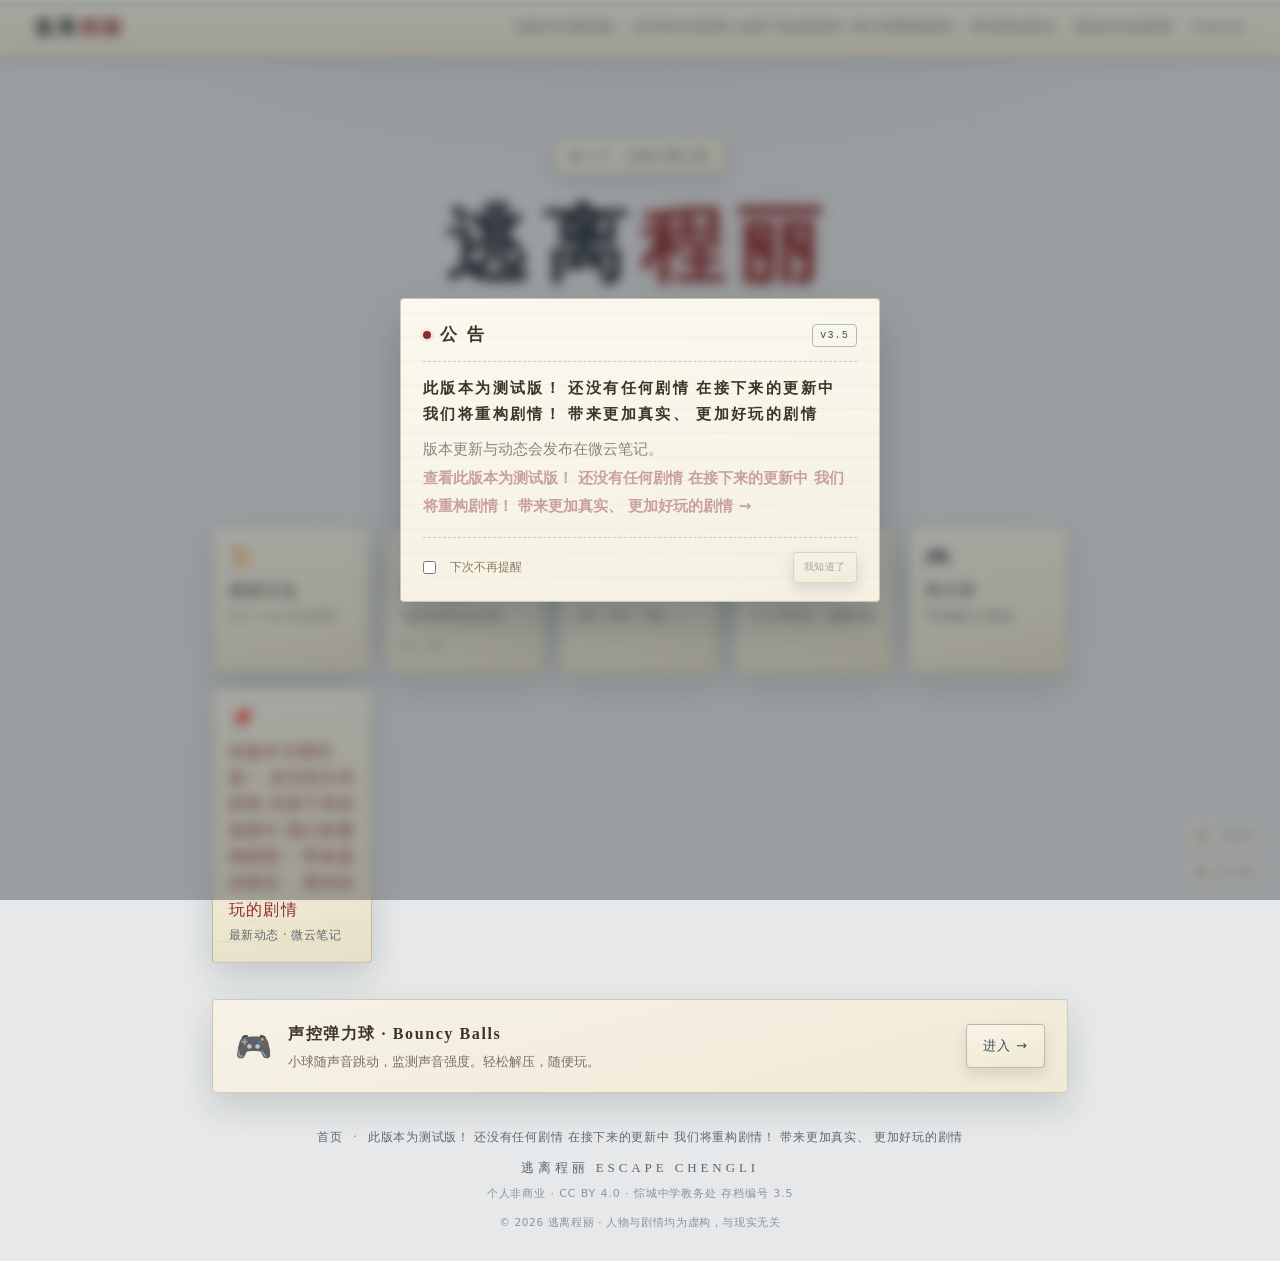
<file: home.html>
<!DOCTYPE html>
<html lang="zh-CN">
<head>
<meta charset="UTF-8">
<meta name="theme-color" content="#E6E8E9">
<meta name="viewport" content="width=device-width, initial-scale=1.0, viewport-fit=cover">
<meta http-equiv="Cache-Control" content="no-cache, no-store, must-revalidate">
<title>逃离 程丽 · 中式校园悬疑文字冒险</title>
<link rel="stylesheet" href="static/css/home.css">
<link rel="stylesheet" href="static/css/dbg.css">

<script>
/* 页面跳转淡出（跳过新窗口外链，修复原版 target=_blank 失效问题） */
document.addEventListener("click", function(e){
  var a = e.target.closest && e.target.closest('a[href$=".html"]');
  if (!a) return;
  var href = a.getAttribute("href");
  if (!href || href.startsWith("http") || href.startsWith("#") || a.target === "_blank") return;
  e.preventDefault();
  document.body.classList.add("leaving");
  setTimeout(function(){ location.href = href; }, 320);
}, true);
</script>

<style>
html{opacity:0;transition:opacity .5s ease}
html.page-ready{opacity:1}
</style>
<script>
(function(){
  function fadeIn(){ document.documentElement.classList.add("page-ready"); }
  if (document.readyState === "loading") {
    document.addEventListener("DOMContentLoaded", function(){ requestAnimationFrame(fadeIn); });
  } else { requestAnimationFrame(fadeIn); }
})();
</script>

<script>
/* 主动注销所有 Service Worker + 清缓存（确保永远最新） */
if ("serviceWorker" in navigator) {
  navigator.serviceWorker.getRegistrations().then(function(regs){
    regs.forEach(function(r){ r.unregister(); });
  });
}
if ("caches" in window) {
  caches.keys().then(function(keys){
    keys.forEach(function(k){ caches.delete(k); });
  });
}
</script>

<script src="static/js/intro-anim.js"></script>
<script src="static/js/home.js"></script>
<script src="static/js/dbg.js"></script>

</head>
<body>

<canvas id="dustCanvas" aria-hidden="true"></canvas>
<div class="scanline-overlay" aria-hidden="true"></div>

<!-- ==================== 顶栏 ==================== -->
<header class="nav">
  <a class="brand" href="home.html">逃离<span class="b-blood">程丽</span></a>
  <nav class="nav-right">
    <a class="nav-link" href="https://share.weiyun.com/j4xgGst7" target="_blank" rel="noopener noreferrer">此版本为测试版！
还没有任何剧情
在接下来的更新中
我们将重构剧情！
带来更加真实、
更加好玩的剧情</a>
    <a class="nav-link" href="https://github.com/692265791/escape-chengli" target="_blank" rel="noopener">GitHub</a>
  </nav>
</header>

<main>

  <!-- ==================== Hero ==================== -->
  <section class="hero">
    <div class="hero-badge anim-float"><span class="bd-dot"></span>3.5 · 全新引擎上线</div>
    <h1>逃离<span class="h-blood">程丽</span></h1>
    <p class="lead">中式校园悬疑文字冒险 · 三章可玩 · 八种结局</p>
    <p class="whisper anim-flicker">走廊尽头的灯，又灭了一盏。</p>
    <div class="hero-acts">
      <button class="btn-primary" id="btnStart" type="button">开 始 游 戏 <span aria-hidden="true">→</span></button>
      <button class="btn-ghost more-btn" data-open="log" type="button">📜 更新日志</button>
    </div>
    <p class="hero-meta">结局收集 <b id="endQuick">0 / 8</b> · 含 2 个隐藏结局</p>
  </section>

  <!-- ==================== 功能卡片 ==================== -->
  <section class="cards" aria-label="更多内容">
    <button class="card more-btn" data-open="log" type="button">
      <span class="c-ico">📜</span><span class="c-title">更新日志</span>
      <span class="c-sub">3.5 → v1.0 全记录</span>
    </button>
    <button class="card more-btn" data-open="endings" type="button">
      <span class="c-ico">🏆</span><span class="c-title">结局收集</span>
      <span class="c-sub">玩到结局自动记录</span>
      <span class="c-tag" id="endQuick">0 / 8</span>
    </button>
    <button class="card more-btn" data-open="contact" type="button">
      <span class="c-ico">📞</span><span class="c-title">联系作者</span>
      <span class="c-sub">QQ · 快手 · B站 …</span>
    </button>
    <button class="card more-btn" data-open="sponsor" type="button">
      <span class="c-ico">🤍</span><span class="c-title">赞助作者</span>
      <span class="c-sub">个人非商业 · 自费开发</span>
    </button>
    <a class="card" href="bouncy.html" target="_blank" rel="noopener">
      <span class="c-ico">🎮</span><span class="c-title">弹力球</span>
      <span class="c-sub">声控解压小游戏</span>
    </a>
    <a class="card is-blood" href="https://share.weiyun.com/j4xgGst7" target="_blank" rel="noopener noreferrer">
      <span class="c-ico">📌</span><span class="c-title">此版本为测试版！
还没有任何剧情
在接下来的更新中
我们将重构剧情！
带来更加真实、
更加好玩的剧情</span>
      <span class="c-sub">最新动态 · 微云笔记</span>
    </a>
  </section>

  <!-- ==================== 弹力球介绍 ==================== -->
  <section class="bouncy-block" aria-label="弹力球小游戏">
    <div class="bouncy-inner anim-float">
      <span class="bouncy-ico">🎮</span>
      <div class="bouncy-body">
        <h3>声控弹力球 · Bouncy Balls</h3>
        <p>小球随声音跳动，监测声音强度。轻松解压，随便玩。</p>
      </div>
      <a class="bouncy-btn" href="bouncy.html" target="_blank" rel="noopener">进入 →</a>
    </div>
  </section>

  <!-- ==================== 页脚 ==================== -->
  <footer class="foot">
    <p class="foot-links"><a href="home.html">首页</a> · <a href="https://share.weiyun.com/j4xgGst7" target="_blank" rel="noopener noreferrer">此版本为测试版！
还没有任何剧情
在接下来的更新中
我们将重构剧情！
带来更加真实、
更加好玩的剧情</a></p>
    <span class="foot-name">逃离程丽 ESCAPE CHENGLI</span>
    <span class="foot-slogan">个人非商业 · CC BY 4.0 · 悰城中学教务处 存档编号 3.5</span>
    <p class="foot-copy">© 2026 逃离程丽 · 人物与剧情均为虚构，与现实无关</p>
  </footer>

</main>

<div id="toolZone">
  <button id="dlSrc" type="button">📦 下载源码</button>
  <button id="dbgOpen" type="button">🐞 调试面板</button>


<div class="panel" id="panelLog">
  <div class="panel-card">
    <div class="panel-head">
      <div class="panel-title"><span class="panel-dot"></span><span>更新日志</span></div>
      <button class="panel-x" data-close>×</button>
    </div>
    <div class="panel-tabs">
      <button class="panel-tab active" data-tab="v31">3.5</button>
      <button class="panel-tab" data-tab="v4">v3.3</button>
      <button class="panel-tab" data-tab="v3">v3.0</button>
      <button class="panel-tab" data-tab="v2">v2.0</button>
      <button class="panel-tab" data-tab="v1">v1.0</button>
    </div>
    <div class="panel-body" id="logBody"></div>
  </div>
</div>

<!-- ==================== 弹窗 2：结局收集 ==================== -->
<div class="panel" id="panelEndings">
  <div class="panel-card">
    <div class="panel-head">
      <div class="panel-title"><span class="panel-dot"></span><span>结局收集</span></div>
      <button class="panel-x" data-close>×</button>
    </div>
    <div class="panel-body">
      <p class="panel-sub">玩到结局会自动记录 · 共 8 个 · 其中 2 个隐藏 · 3.5 起死亡结局已移除</p>
      <div class="endings-grid" id="endingsGrid"></div>
      <p class="endings-hint" id="endingsHint"></p>
    </div>
  </div>
</div>

<!-- ==================== 弹窗 3：联系作者 ==================== -->
<div class="panel" id="panelContact">
  <div class="panel-card">
    <div class="panel-head">
      <div class="panel-title"><span class="panel-dot"></span><span>联系作者</span></div>
      <button class="panel-x" data-close>×</button>
    </div>
    <div class="panel-body">
      <p class="panel-sub">关注作者 · 获取更新动态</p>
      <div class="contact-grid">
        <a class="contact-card" href="https://qm.qq.com/q/QRZ4Qz3mU0" target="_blank" rel="noopener">
          <div class="contact-icon"><img src="static/img/联系作者/QQ.png" alt="QQ"></div>
          <div class="contact-info"><b>QQ</b><span>点击加我为好友</span></div>
          <div class="contact-arrow">→</div>
        </a>
        <a class="contact-card" href="https://v.kuaishou.com/KDXJGjVF" target="_blank" rel="noopener">
          <div class="contact-icon"><img src="static/img/联系作者/快手.png" alt="快手"></div>
          <div class="contact-info"><b>快手</b><span>作者快手主页</span></div>
          <div class="contact-arrow">→</div>
        </a>
        <a class="contact-card" href="https://v.douyin.com/6Phnhjc34zg/" target="_blank" rel="noopener">
          <div class="contact-icon"><img src="static/img/联系作者/抖音.png" alt="抖音"></div>
          <div class="contact-info"><b>抖音</b><span>作者抖音主页</span></div>
          <div class="contact-arrow">→</div>
        </a>
        <a class="contact-card" href="https://space.bilibili.com/2114815638" target="_blank" rel="noopener">
          <div class="contact-icon"><img src="static/img/联系作者/哔哩哔哩.png" alt="哔哩哔哩"></div>
          <div class="contact-info"><b>哔哩哔哩</b><span>作者 B 站主页</span></div>
          <div class="contact-arrow">→</div>
        </a>
        <a class="contact-card" href="https://163cn.tv/bhPZt3WB" target="_blank" rel="noopener">
          <div class="contact-icon"><img src="static/img/联系作者/网易云.png" alt="网易云音乐"></div>
          <div class="contact-info"><b>网易云音乐</b><span>作者云村主页</span></div>
          <div class="contact-arrow">→</div>
        </a>
        <a class="contact-card" href="https://share.weiyun.com/j4xgGst7" target="_blank" rel="noopener noreferrer">
          <div class="contact-icon">📌</div>
          <div class="contact-info"><b>此版本为测试版！
还没有任何剧情
在接下来的更新中
我们将重构剧情！
带来更加真实、
更加好玩的剧情</b><span>最新动态 · 微云笔记</span></div>
          <div class="contact-arrow">→</div>
        </a>
      </div>
    </div>
  </div>
</div>

<!-- ==================== 弹窗 4：赞助 ==================== -->
<div class="panel" id="panelSponsor">
  <div class="panel-card">
    <div class="panel-head">
      <div class="panel-title"><span class="panel-dot"></span><span>赞助作者</span></div>
      <button class="panel-x" data-close>×</button>
    </div>
    <div class="panel-body center">
      <p class="panel-sub">本作为个人非商业作品 · 服务器与开发均由作者自费</p>
      <img class="sponsor-qr" src="static/img/赞助作者/赞助.png" alt="赞助作者">
      <p class="panel-sub">扫码赞助 · 金额随意</p>
    </div>
  </div>
</div>

<!-- ==================== 弹窗 5：此版本为测试版！
还没有任何剧情
在接下来的更新中
我们将重构剧情！
带来更加真实、
更加好玩的剧情 ==================== -->
<div class="panel force" id="panelNotice">
  <div class="panel-card">
    <div class="panel-head">
      <div class="panel-title"><span class="panel-dot"></span><span>公 告</span></div>
      <span class="panel-ver">v3.5</span>
    </div>
    <div class="panel-body">
      <h2 class="notice-h2">此版本为测试版！
还没有任何剧情
在接下来的更新中
我们将重构剧情！
带来更加真实、
更加好玩的剧情</h2>
      <p style="line-height:1.9;color:#8a8578;font-size:15px;margin:0 0 10px">
        版本更新与动态会发布在微云笔记。<br>
        <a href="https://share.weiyun.com/j4xgGst7" target="_blank" rel="noopener noreferrer" style="color:#c9a0a0;font-weight:700">查看此版本为测试版！
还没有任何剧情
在接下来的更新中
我们将重构剧情！
带来更加真实、
更加好玩的剧情 →</a>
      </p>
    </div>
    <div class="panel-foot">
      <label class="notice-skip">
        <input type="checkbox" id="noticeSkip">
        <i></i><span>下次不再提醒</span>
      </label>
      <button class="notice-ok" id="noticeOk" type="button">我知道了</button>
    </div>
  </div>
</div>

<div id="dbgPanel">
  <div class="dbg-head">
    <div class="dbg-title"><span class="dbg-dot"></span><span>调试面板</span></div>
    <div class="dbg-head-right">
      <span class="dbg-hint">v3.3</span>
      <button id="dbgClose" class="dbg-x">×</button>
    </div>
  </div>
  <div class="dbg-tabs">
    <button class="dbg-tab active" data-tab="cheat">作弊</button>
    <button class="dbg-tab" data-tab="tests">测试</button>
    <button class="dbg-tab" data-tab="assets">图片</button>
    <button class="dbg-tab" data-tab="log">日志</button>
    <button class="dbg-tab" data-tab="info">信息</button>
  </div>
  <div class="dbg-body">

    <div class="dbg-pane active" data-pane="cheat">
      <div class="dbg-row"><span>作弊模式（游戏右下角 ⚙）</span><label class="dbg-sw"><input type="checkbox" id="dbgCheat"><i></i></label></div>
      <div class="dbg-row"><span>无敌模式（恐惧值锁 -999）</span><label class="dbg-sw"><input type="checkbox" id="dbgGod"><i></i></label></div>
      <div class="dbg-row"><span>关闭恐怖特效</span><label class="dbg-sw"><input type="checkbox" id="dbgNoFx"><i></i></label></div>
      <div class="dbg-row"><span>关闭死亡结局</span><label class="dbg-sw"><input type="checkbox" id="dbgNoDeath"><i></i></label></div>
      <div class="dbg-row"><span>解锁全部结局</span><button class="dbg-mini" id="dbgUnlockEndings">执行</button></div>
      <div class="dbg-row"><span>清空所有存档</span><button class="dbg-mini dbg-danger" id="dbgClearSaves">执行</button></div>
      <div class="dbg-row"><span>清空所有记录</span><button class="dbg-mini dbg-danger" id="dbgClearAll">执行</button></div>
    </div>

    <div class="dbg-pane" data-pane="tests">
      <div class="dbg-group-title">基础</div>
      <button class="dbg-action" data-test="js">测试 JS 引擎</button>
      <button class="dbg-action" data-test="html">测试 HTML 组件</button>
      <button class="dbg-action" data-test="css">测试 CSS 加载</button>
      <button class="dbg-action" data-test="storage">测试 localStorage</button>
      <button class="dbg-action" data-test="fetch">测试 fetch 联通</button>
      <button class="dbg-action" data-test="json">测试剧情 JSON</button>
      <button class="dbg-action" data-test="endings">测试结局系统</button>
      <button class="dbg-action" data-test="saves">测试存档系统</button>
      <div class="dbg-group-title">性能</div>
      <button class="dbg-action" data-test="fps">测试帧率</button>
      <button class="dbg-action" data-test="cpubench">CPU 基准测试</button>
      <button class="dbg-action" data-test="membench">内存基准测试</button>
      <button class="dbg-action" data-test="domSpeed">DOM 操作速度</button>
      <button class="dbg-action" data-test="canvasSpeed">Canvas 绘制速度</button>
      <button class="dbg-action" data-test="benchmark">综合基准（S/A/B/C/D）</button>
      <div class="dbg-group-title">网络</div>
      <button class="dbg-action" data-test="netInfo">网络信息</button>
      <div class="dbg-group-title">硬件 / 环境</div>
      <button class="dbg-action" data-test="battery">电池信息</button>
      <button class="dbg-action" data-test="memory">设备内存</button>
      <button class="dbg-action" data-test="cores">CPU 核心数</button>
      <button class="dbg-action" data-test="gpu">GPU 信息</button>
      <button class="dbg-action" data-test="screen">屏幕信息</button>
      <button class="dbg-action" data-test="sensor">传感器</button>
      <div class="dbg-group-title">游戏诊断</div>
      <button class="dbg-action" data-test="gameCheck">游戏引擎检测</button>
      <button class="dbg-action" data-test="nodeScan">扫描全部节点</button>
      <button class="dbg-action" data-test="assetsAudit">素材完整性</button>
      <button class="dbg-action" data-test="eventLoop">事件循环延迟</button>
      <div class="dbg-group-title">隐私 / 加密</div>
      <button class="dbg-action" data-test="fingerprint">设备指纹</button>
      <button class="dbg-action" data-test="hash">哈希算法测试</button>
      <button class="dbg-action" data-test="crypto">加密可用性</button>
      <div class="dbg-group-title">工具</div>
      <button class="dbg-action" data-test="all">一键测试全部</button>
      <button class="dbg-action" data-test="exportReport">导出测试报告</button>
      <div class="dbg-output" id="dbgTestOut">点上方按钮测试</div>
    </div>

    <div class="dbg-pane" data-pane="assets">
      <div class="dbg-row">
        <span>图片资源</span>
        <div style="display:flex;gap:6px">
          <button class="dbg-mini" id="dbgLoadAll">加载全部</button>
          <button class="dbg-mini" id="dbgDlAll">批量下载</button>
        </div>
      </div>
      <p style="font-size:12px;color:#5a7a6a;margin:8px 0">点击任意图片下载</p>
      <div class="dbg-imgs" id="dbgImgs"></div>
    </div>

    <div class="dbg-pane" data-pane="log">
      <div class="dbg-row"><span>实时日志</span><button class="dbg-mini dbg-danger" id="dbgClearLog">清空</button></div>
      <div class="dbg-log" id="dbgLog"></div>
    </div>

    <div class="dbg-pane" data-pane="info">
      <div class="dbg-info" id="dbgInfo"></div>
      <div class="dbg-author">
        <h4>作者</h4>
        <p>ZHT</p>
        <p>QQ / 微信：692265791</p>
        <p>GitHub：github.com/692265791/escape-chengli</p>
      </div>
    </div>

  </div>
</div>

<div id="dbgToast"></div>

<script src="static/lib/jszip.min.js"></script>
<script src="static/js/intro-anim.js"></script>
<script src="static/js/home.js"></script>
<script src="static/js/dbg.js"></script>


<script>
  if (window.EC_ANIM) EC_ANIM.initHome("dustCanvas");
</script>
</body>
</html>
</file>
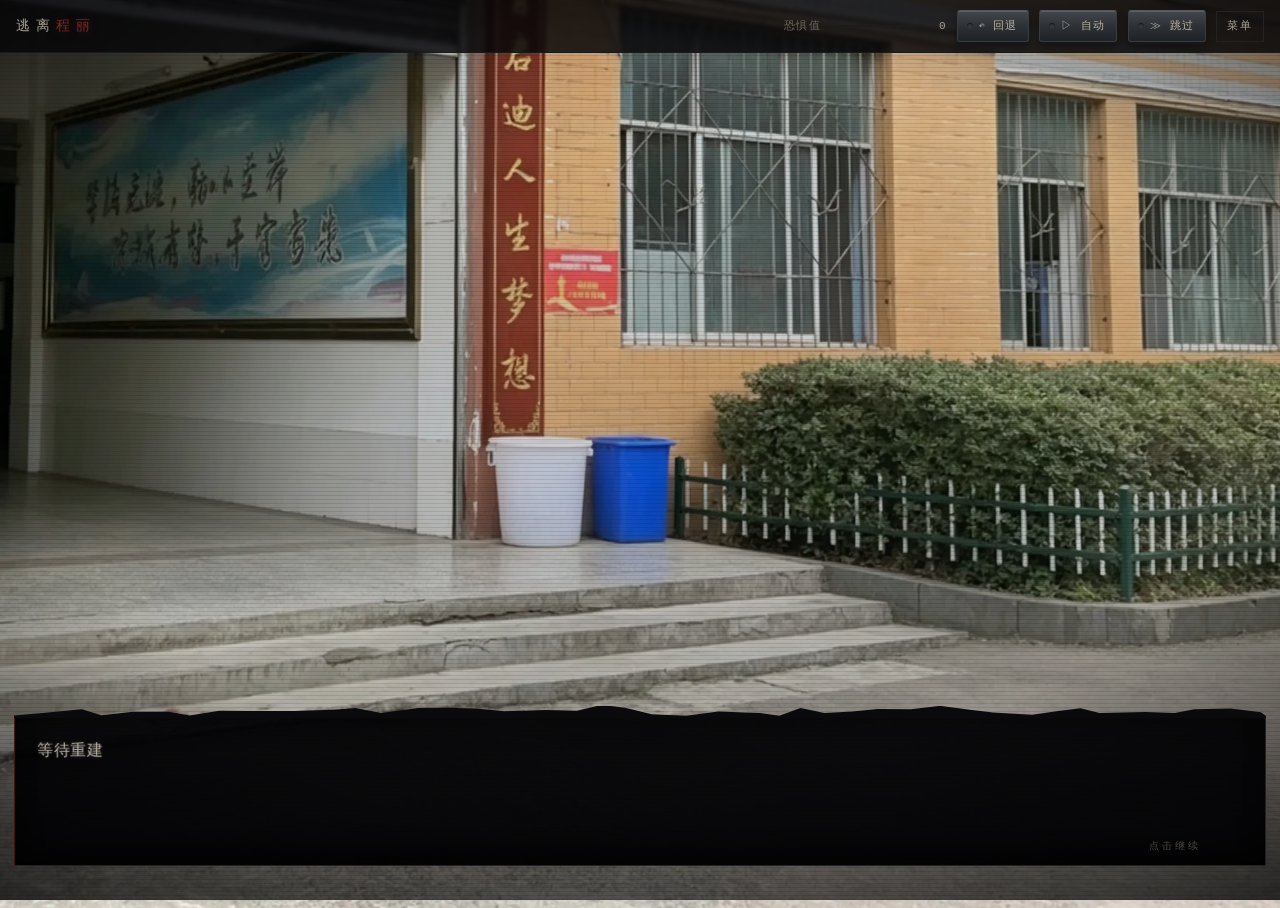
<file: loading.html>
<!DOCTYPE html>
<html lang="zh-CN">
<head>
<meta charset="UTF-8">
<meta http-equiv="Cache-Control" content="no-cache, no-store, must-revalidate, max-age=0">
<meta http-equiv="Pragma" content="no-cache">
<meta http-equiv="Expires" content="0">

<meta name="color-scheme" content="dark only">
<meta name="theme-color" content="#08080a">
<meta name="viewport" content="width=device-width, initial-scale=1.0, viewport-fit=cover">
<title>正在进入 · 逃离程丽</title>
<link rel="stylesheet" href="static/css/apple.css?v=1792146091">
<style>
.load-stage{max-width:420px;margin:0 auto;padding:0 24px;min-height:100vh;display:flex;flex-direction:column;justify-content:center;text-align:center;}
.load-title{font-size:26px;font-weight:700;letter-spacing:-.02em;margin-bottom:8px;}
.load-sub{font-size:14px;color:var(--sub);margin-bottom:44px;}
.bar{height:4px;border-radius:4px;background:#ececee;overflow:hidden;}
.bar i{display:block;height:100%;width:0;background:#1d1d1f;border-radius:4px;transition:width .2s ease;}
.pct{margin-top:12px;font-size:13px;color:#a1a1a6;}
.loadingname{margin-top:20px;font-size:12.5px;color:#a1a1a6;min-height:18px;}
.tip{margin-top:30px;font-size:14px;color:var(--sub);min-height:22px;transition:opacity .3s;}
</style>
<style>
/* ===== 彻底杀掉点击填充块 / 蓝色高亮 / focus 框 ===== */
* {
  -webkit-tap-highlight-color: transparent !important;
  -webkit-touch-callout: none !important;
  -webkit-tap-highlight-color: rgba(0,0,0,0) !important;
}
*:active, *:focus, *:focus-visible, *:focus-within,
button:active, button:focus, button:focus-visible,
a:active, a:focus, a:focus-visible,
.btn:active, .btn:focus, [role="button"]:active, [role="button"]:focus,
img:active, img:focus {
  outline: none !important;
  outline-color: transparent !important;
  box-shadow: none !important;
  -webkit-tap-highlight-color: transparent !important;
  -webkit-tap-highlight-color: rgba(0,0,0,0) !important;
  border-color: transparent !important;
}
button:active, a:active, .btn:active, [role="button"]:active {
  background: transparent !important;
  background-color: transparent !important;
}
img, a, button, .btn, [role="button"] {
  -webkit-user-select: none;
  -moz-user-select: none;
  -ms-user-select: none;
  user-select: none;
  -webkit-user-drag: none;
  -webkit-tap-highlight-color: transparent !important;
}
</style>

<style>
/* 新页面加载后，从 0 淡入到 1 */
html {
  opacity: 0;
  transition: opacity .4s ease;
}
html.page-ready {
  opacity: 1;
}
</style>
<script>
/* 页面一加载完，立刻淡入 */
(function(){
  function fadeIn(){
    document.documentElement.classList.add("page-ready");
  }
  if (document.readyState === "loading") {
    document.addEventListener("DOMContentLoaded", function(){
      requestAnimationFrame(fadeIn);
    });
  } else {
    requestAnimationFrame(fadeIn);
  }
})();
</script>


<script>
/* 主动注销所有 Service Worker + 清缓存（确保永远最新） */
if ("serviceWorker" in navigator) {
  navigator.serviceWorker.getRegistrations().then(function(regs){
    regs.forEach(function(r){ r.unregister(); });
  });
}
if ("caches" in window) {
  caches.keys().then(function(keys){
    keys.forEach(function(k){ caches.delete(k); });
  });
}
</script>

</head>
<body class="min">

<div class="load-stage">
  <h1 class="load-title">逃离程丽</h1>
  <p class="load-sub">v2.0</p>

  <div class="bar"><i id="fill"></i></div>
  <div class="pct" id="pct">0%</div>
  <div class="loadingname" id="loadingName">准备中…</div>

  <p class="tip" id="tip">正在推开那扇铁门。</p>
</div>

<script>
(function(){
  var fill=document.getElementById("fill"),pct=document.getElementById("pct");
  var lname=document.getElementById("loadingName"),tip=document.getElementById("tip");
  var tips=["正在推开那扇铁门。","名单上，第十二个名字。","走廊的灯，只亮了一半。","身后，有脚步声。","五班到了。"];

  // 预缓存：正常背景 7 张（全）+ 诡异背景 4 张（一半）。其余交给 game.js 边玩边预热。
  var N="static/img/场景背景（正常）/";
  var E="static/img/场景背景（诡异悲凉）/";
  var PRE=[
    // 正常 7
    ["操场",N+"操场全貌.webp"],
    ["操场台",N+"操场台子.webp"],
    ["教学楼",N+"教学楼一楼门口.webp"],
    ["篮球场",N+"教学楼篮球场一带.webp"],
    ["教室",N+"教室.webp"],
    ["教室后门",N+"教室后门.webp"],
    ["楼道",N+"楼道.webp"],
    // 诡异 4（一半）
    ["诡异·教室",E+"教室.webp"],
    ["诡异·楼道",E+"楼道.webp"],
    ["诡异·教学楼",E+"教学楼一楼门口.webp"],
    ["诡异·操场",E+"操场全貌.webp"]
  ];
  var total=PRE.length+1;
  var done=0;

  function bump(name){
    done++;
    var p=Math.round(done/total*100);
    fill.style.width=p+"%"; pct.textContent=p+"%";
    if(name) lname.textContent="正在加载："+name;
  }
  function preloadImg(src){
    return new Promise(function(res){
      var im=new Image();
      var fin=false;
      function done(){ if(fin) return; fin=true; res(); }
      im.onload=done; im.onerror=done;
      setTimeout(done, 2500);   // 单张最多等 2.5 秒
      im.src=encodeURI(src);
    });
  }

  var chain=Promise.resolve();
  PRE.forEach(function(it){
    chain=chain.then(function(){ return preloadImg(it[1]).then(function(){ bump(it[0]); }); });
  });
  chain=chain.then(function(){
    lname.textContent="正在加载：剧情数据";
    return fetch("story.json").then(function(){ bump("剧情数据"); }).catch(function(){ bump("剧情数据"); });
  });
  chain.then(function(){
    lname.textContent="准备就绪";
    tip.textContent="进入中…";
    var _ch=new URLSearchParams(location.search).get("ch");
    setTimeout(function(){ window.__ENTERED=true; location.href="game.html"+(_ch?("?chapter="+_ch):""); }, 300);
  });

  var ti=0;
  setInterval(function(){
    if(done>=total) return;
    ti=(ti+1)%tips.length; tip.style.opacity=0;
    setTimeout(function(){ tip.textContent=tips[ti]; tip.style.opacity=1; },300);
  },1600);

  // 保险：无论加载如何，最多 6 秒后强制进入
  var _ch2=new URLSearchParams(location.search).get("ch");
  window.__ENTERED=false;
  setTimeout(function(){ if(!window.__ENTERED){ window.__ENTERED=true; location.href="game.html"+(_ch2?("?chapter="+_ch2):""); } }, 6000);
})();
</script>
<div id="pageFade" style="position:fixed;inset:0;background:#000;opacity:0;pointer-events:none;z-index:9999;transition:opacity .4s ease;"></div>
<script>
(function(){
  var fade = document.getElementById("pageFade");
  /* 页面加载后，黑幕从 1 淡出到 0 */
  fade.style.opacity = "1";
  requestAnimationFrame(function(){
    setTimeout(function(){ fade.style.opacity = "0"; }, 60);
  });
  /* 跳转前，黑幕淡入到 1 */
  var origHref = location.href;
  window.addEventListener("beforeunload", function(){
    fade.style.opacity = "1";
  });
})();
</script>
</body>
</html>
</file>
<file: static/css/index.css>
/* ============================================================
   逃离程丽 · index.css —— 3.1 电影级开场（程序化动效版）
   布局与材质层；核心动画全部由 intro-anim.js 的
   Canvas / SVG / JS 物理驱动（本文件不承载装饰性关键帧）。
   ============================================================ */

:root{
  --mist:#E6E8E9;
  --chalk:#4A6572;
  --chalk-deep:#3A505C;
  --blood:#8C2B2B;
  --blood-deep:#5C1717;
  --paper:#F6F2E7;
  --ink:#20262B;
  --mist-dim:rgba(230,232,233,.72);
  --serif:"Songti SC","Noto Serif SC","Source Han Serif SC",STSong,SimSun,Georgia,serif;
  --sans:"PingFang SC","Noto Sans SC",system-ui,-apple-system,sans-serif;
}

*{box-sizing:border-box;margin:0;padding:0;-webkit-tap-highlight-color:transparent}
html,body{min-height:100%}
body{
  background:#0b0f11;color:var(--mist);
  font-family:var(--sans);
  overflow-x:hidden;min-height:100vh;
  -webkit-font-smoothing:antialiased;
}
html{opacity:0;transition:opacity .6s ease}
html.page-ready{opacity:1}

/* ---------- 视差·背景层（JS translate3d 驱动） ---------- */
.plx-bg{position:fixed;inset:-24px;z-index:0;will-change:transform}
.bg-photo{
  position:absolute;inset:0;
  background-image:url("../img/场景背景（正常）/楼道.webp");
  background-size:cover;background-position:center 42%;
  filter:blur(6px) brightness(.4) saturate(.7) contrast(1.06);
}
.bg-veil{
  position:absolute;inset:0;
  background:
    radial-gradient(ellipse 92% 72% at 50% 36%, rgba(10,14,16,.10) 0%, rgba(10,14,16,.5) 72%, rgba(6,9,10,.78) 100%),
    linear-gradient(180deg, rgba(11,15,17,.42) 0%, rgba(11,15,17,.08) 36%, rgba(11,15,17,.6) 100%);
}
.grain{
  position:absolute;inset:0;opacity:.10;pointer-events:none;
  background-image:repeating-conic-gradient(rgba(255,255,255,.05) 0% .7%, transparent .7% 1.4%);
  background-size:3px 3px;
}

/* ---------- 视差·前景层：fx 画布 ---------- */
#fxCanvas{
  position:fixed;inset:0;z-index:30;
  width:100%;height:100%;
  pointer-events:none;
  will-change:transform;
}

/* ---------- 印泥时间戳 ---------- */
.stamp-time{
  position:fixed;top:14px;right:14px;z-index:40;
  font-family:var(--sans);
  font-size:9.5px;letter-spacing:.14em;line-height:1.7;
  color:rgba(190,88,88,.92);
  text-shadow:0 0 6px rgba(140,43,43,.4);
  border:1.5px solid rgba(140,43,43,.55);
  border-radius:3px;
  padding:6px 10px;
  transform:rotate(-2.5deg);
  background:rgba(20,8,8,.35);
}
.stamp-time b{font-family:var(--serif);font-size:11px;letter-spacing:.08em;color:#c46a6a}

/* ---------- 内容层 ---------- */
.poster{
  position:relative;z-index:20;
  min-height:100vh;
  display:flex;flex-direction:column;align-items:center;
  padding:clamp(18px,4.5vh,44px) 20px calc(26px + env(safe-area-inset-bottom,0px));
  will-change:transform;
}
.poster-tag{
  font-size:11px;letter-spacing:.5em;text-indent:.5em;
  color:var(--mist-dim);opacity:.7;margin-top:1vh;
}

/* ---------- 场景 B：血迹书写 ---------- */
.title-wrap{margin-top:clamp(8px,3vh,34px);text-align:center;width:100%}
.title-svg{
  width:min(760px,96vw);
  display:block;margin:0 auto;
  overflow:visible;
}
.bt-char{
  font-family:var(--serif);
  font-size:172px;
  fill:rgba(140,43,43,0);
  fill-opacity:1;
  stroke:#7d1f1f;
  stroke-width:2.4;
  transition:fill .7s ease;
}
.bt-char.inked{
  fill:rgba(150,45,45,.94);
  text-shadow:none;
  filter:drop-shadow(0 0 14px rgba(140,43,43,.45));
}
.poster-sub{
  margin-top:6px;
  font-family:var(--serif);
  font-size:clamp(12px,2.6vw,16px);
  letter-spacing:.58em;text-indent:.58em;
  color:var(--mist-dim);
}

/* ---------- 场景 E：红线缝合档案卡 ---------- */
.dossier{
  margin-top:clamp(18px,4vh,40px);
  width:min(560px,94vw);
  position:relative;
}
.stitch-svg{
  position:absolute;inset:0;width:100%;height:100%;
  pointer-events:none;overflow:visible;
}
.stitch-svg rect{
  fill:none;
  stroke:rgba(140,43,43,.75);
  stroke-width:1.6;
  stroke-linecap:round;
}
.dossier-card{
  background:
    repeating-linear-gradient(0deg, rgba(120,104,64,.045) 0px, rgba(120,104,64,.045) 1px, transparent 1px, transparent 22px),
    linear-gradient(168deg, #F8F4E8 0%, #F1EBD8 58%, #E7DFC6 100%);
  color:var(--ink);
  border-radius:4px;
  padding:22px 24px 20px;
  box-shadow:0 18px 44px rgba(0,0,0,.5), 0 2px 0 rgba(255,255,255,.25) inset;
  transform:rotate(-.5deg);
}
.dossier-head{
  display:flex;align-items:baseline;justify-content:space-between;gap:10px;
  padding-bottom:10px;margin-bottom:12px;
  border-bottom:1px dashed #D8D2BE;
}
.dossier-title{
  font-family:var(--serif);
  font-size:15.5px;font-weight:600;letter-spacing:.12em;
  color:#3d3527;white-space:nowrap;
}
.dossier-no{
  font-size:10px;letter-spacing:.2em;color:var(--blood);
  border:1px solid rgba(140,43,43,.4);
  padding:3px 8px;border-radius:3px;white-space:nowrap;
}
.dossier-list{list-style:none;display:flex;flex-direction:column;gap:9px}
.dossier-list li{
  display:flex;gap:8px;align-items:flex-start;
  font-size:13px;line-height:1.7;color:#3a3322;
}
.dossier-list .mark{
  flex:none;
  font-weight:700;letter-spacing:.02em;
  color:var(--blood);
}

/* ---------- CTA ---------- */
.poster-acts{
  margin-top:clamp(18px,3.6vh,32px);
  display:flex;justify-content:center;
}
.btn-enter{
  display:inline-flex;align-items:center;gap:10px;
  font-family:var(--serif);
  font-size:16px;letter-spacing:.3em;text-indent:.1em;
  color:#F5F3EC;
  background:linear-gradient(180deg,#55717F,var(--chalk) 55%,var(--chalk-deep));
  border:1px solid rgba(255,255,255,.22);
  border-radius:4px;
  padding:14px 44px;
  text-decoration:none;
  box-shadow:0 10px 26px rgba(0,0,0,.45), 0 1px 0 rgba(255,255,255,.2) inset;
  transition:transform .18s cubic-bezier(.2,.8,.2,1), box-shadow .18s ease, filter .18s ease;
}
.btn-enter:hover{transform:translateY(-2px);box-shadow:0 16px 34px rgba(0,0,0,.55);filter:brightness(1.06)}
.btn-enter:active{transform:translateY(1px)}

/* ---------- 致谢：机密档案脚注 ---------- */
.poster-foot{
  margin-top:auto;padding-top:24px;text-align:center;
  font-size:9px;letter-spacing:.14em;line-height:2;
  color:rgba(230,232,233,.38);
}
.poster-foot .foot-tiny{color:rgba(230,232,233,.28);letter-spacing:.08em}

/* ---------- 小屏 ---------- */
@media (max-width:480px){
  .title-svg{width:100vw}
  .bt-char{font-size:190px}
  .dossier-card{padding:18px 16px 16px}
  .dossier-list li{font-size:12px;line-height:1.65}
  .stamp-time{font-size:8.5px;top:10px;right:10px;padding:5px 8px}
  .stamp-time b{font-size:10px}
}
</file>
<file: static/css/skin-page.css>
:root{
}
/* 大部分元素继承 */
a, p, span, div, h1, h2, h3, h4, h5, h6, li, button, input, textarea{
  font-family: inherit;
}

/* ============================================================
   逃离程丽 · 主页 恐怖血腥皮肤
   ============================================================ */
:root{
  --bg:#08080a;
  --card:#111114;
  --ink:#e8e8ea;
  --sub:#a8a8b0;
  --line:#2a2a30;
  --blood:#ff2d4d;
  --blood-dark:#8b0e1f;
  --fs-scale:1;
  --ease-out-expo:cubic-bezier(0.16,1,0.3,1);
}
*{box-sizing:border-box}
a{color:inherit;text-decoration:none}

/* ============ 全局噪点层 ============ */
body::before{
  content:"";
  position:fixed;inset:0;z-index:1;pointer-events:none;
  background-image:url("data:image/svg+xml,%3Csvg xmlns='http://www.w3.org/2000/svg' width='160' height='160'%3E%3Cfilter id='n'%3E%3CfeTurbulence baseFrequency='.9' numOctaves='2'/%3E%3C/filter%3E%3Crect width='100%25' height='100%25' filter='url(%23n)' opacity='.06'/%3E%3C/svg%3E");
  opacity:.5;
  animation:noise-shift .4s steps(2) infinite;
}
@keyframes noise-shift{
  0%{transform:translate(0,0)}
  50%{transform:translate(-2%,1%)}
  100%{transform:translate(1%,-1%)}
}

/* ============ 顶部导航 ============ */
.nav{
  position:sticky;top:0;z-index:50;
  display:flex;align-items:center;justify-content:space-between;
  padding:14px 22px;
  background:rgba(8,8,10,.9);
  border-bottom:1px solid var(--line);
}
.brand{
  font-size:16px;font-weight:900;letter-spacing:.2em;
  color:#e8e8ea;
  text-shadow:0 0 8px rgba(200,16,46,.6);
  animation:brand-flicker 4s infinite;
}
@keyframes brand-flicker{
  0%,95%,100%{opacity:1;text-shadow:0 0 8px rgba(200,16,46,.6)}
  96%{opacity:.15;text-shadow:none}
  97%{opacity:1}
  98%{opacity:.3}
  99%{opacity:1}
}

/* ============ Hero 主标题区 ============ */
.hero{
  position:relative;z-index:5;
  max-width:900px;
  margin:0 auto;
  padding:70px 24px 40px;
  text-align:center;
}
.hero h1{
  position:relative;display:inline-block;
  font-size:clamp(38px,9vw,74px);
  font-weight:900;
  letter-spacing:.18em;
  margin:0 0 20px;
  color:#e8e8ea;
  text-shadow:
    0 0 12px rgba(200,16,46,.5),
    0 0 4px rgba(255,255,255,.15);
  animation:title-pulse 3s ease-in-out infinite;
}
@keyframes title-pulse{
  0%,100%{text-shadow:0 0 12px rgba(200,16,46,.5),0 0 4px rgba(255,255,255,.15)}
  50%{text-shadow:0 0 28px rgba(200,16,46,.85),0 0 6px rgba(255,255,255,.25)}
}
/* 标题红影残层 */
.hero h1::before,
.hero h1::after{
  content:attr(data-text);
  position:absolute;left:0;top:0;width:100%;height:100%;
  pointer-events:none;
}
.hero h1::before{
  color:#ff2d4d;opacity:0;
  animation:title-ghost-a 4s infinite steps(1);
}
.hero h1::after{
  color:#3a3a3c;opacity:0;
  animation:title-ghost-b 4s infinite steps(1);
}
@keyframes title-ghost-a{
  0%,88%,100%{opacity:0;transform:none}
  89%{opacity:.9;transform:translate(-6px,2px) skewX(-4deg)}
  90%{opacity:0}
  93%{opacity:.7;transform:translate(5px,-3px) skewX(5deg)}
  94%{opacity:0}
}
@keyframes title-ghost-b{
  0%,70%,100%{opacity:0;transform:none}
  71%{opacity:.6;transform:translate(4px,1px)}
  72%{opacity:0}
  85%{opacity:.5;transform:translate(-4px,-2px)}
  86%{opacity:0}
}

.lead{
  font-size:15px;line-height:2;
  color:var(--sub);
  margin:0;
}
.lead + .lead{margin-top:12px;font-size:14px}

/* ============ 按钮 ============ */
.acts{
  display:flex;gap:14px;justify-content:center;
  margin-top:36px;flex-wrap:wrap;
}
.btn{
  position:relative;
  display:inline-flex;align-items:center;justify-content:center;
  padding:15px 38px;
  border-radius:4px;
  font-size:15px;font-weight:800;
  letter-spacing:.15em;
  cursor:pointer;
  border:none;
  transition:transform .25s var(--ease-out-expo),box-shadow .3s,background .3s;
  will-change:transform;
}
.btn.dark{
  background:linear-gradient(135deg,#ff2d4d,#8b0e1f);
  color:#fff;
  box-shadow:0 0 0 1px rgba(200,16,46,.5), 0 10px 30px rgba(200,16,46,.4);
  animation:btn-danger 2.4s ease-in-out infinite;
}
@keyframes btn-danger{
  0%,100%{box-shadow:0 0 0 1px rgba(200,16,46,.5),0 10px 30px rgba(200,16,46,.4)}
  50%{box-shadow:0 0 0 1px rgba(200,16,46,.9),0 14px 40px rgba(200,16,46,.75)}
}
.btn.dark:hover{
  transform:translateY(-2px);
  background:linear-gradient(135deg,#e01432,#7a1420);
}
.btn.plain{
  background:transparent;
  color:var(--sub);
  border:1px solid var(--line);
}
.btn.plain:hover{border-color:#3a3a3c;color:var(--ink)}

/* ============ 公告条 ============ */
.notice{
  position:relative;z-index:5;
  display:flex;align-items:center;gap:14px;
  max-width:900px;
  margin:0 auto 40px;
  padding:18px 24px;
  background:linear-gradient(90deg,#0e0e10,#2a0810);
  border:1px solid rgba(200,16,46,.3);
  border-radius:4px;
  transition:transform .25s var(--ease-out-expo),border-color .3s;
}
.notice:hover{transform:translateY(-2px);border-color:rgba(200,16,46,.7)}
.notice-tag{
  flex:none;font-size:11px;font-weight:900;
  color:#08080a;background:#ff2d4d;
  padding:4px 12px;border-radius:2px;
  letter-spacing:.2em;
}
.notice-text{flex:1;font-size:14px;color:var(--ink)}
.notice-arrow{flex:none;font-size:18px;color:var(--blood)}

/* ============ 章节卡片 ============ */
.hero-mods{
  position:relative;z-index:5;
  max-width:900px;
  margin:0 auto 40px;
  padding:0 24px;
  display:flex;flex-direction:column;gap:12px;
}
.hm-card{
  position:relative;
  display:flex;align-items:center;gap:16px;
  padding:22px 26px;
  background:linear-gradient(135deg,#16161c 0%,#2a0810 100%);
  border:1px solid rgba(200,16,46,.4);
  border-radius:4px;
  overflow:hidden;
  transition:transform .3s var(--ease-out-expo),border-color .3s,box-shadow .3s;
}
.hm-card:hover{
  transform:translateY(-3px);
  border-color:rgba(200,16,46,.9);
  box-shadow:0 12px 40px rgba(200,16,46,.35);
}
/* 卡片上的血痕扫过 */
.hm-card::after{
  content:"";position:absolute;left:-100%;top:0;bottom:0;width:40%;
  background:linear-gradient(90deg,transparent,rgba(200,16,46,.15),transparent);
  transition:left .8s ease;
}
.hm-card:hover::after{left:120%}
.hm-badge{
  flex:none;font-size:11px;font-weight:900;
  background:#ff2d4d;color:#fff;
  padding:3px 10px;border-radius:2px;
  letter-spacing:.15em;
  animation:badge-pulse 1.8s ease-in-out infinite;
}
@keyframes badge-pulse{
  0%,100%{opacity:1}
  50%{opacity:.55}
}
.hm-body{flex:1;min-width:0}
.hm-body h3{
  font-size:17px;font-weight:800;margin:0 0 5px;
  color:#e8e8ea;
  letter-spacing:.08em;
}
.hm-body p{font-size:13px;line-height:1.6;margin:0;color:var(--sub)}
.hm-arrow{flex:none;font-size:20px;color:var(--blood)}
.hm-hint{
  text-align:center;font-size:13px;
  color:var(--sub);
  padding:8px;
  transition:color .2s;
}
.hm-hint:hover{color:var(--blood)}

/* ============ 赞助区 ============ */
.sponsor{
  position:relative;z-index:5;
  max-width:900px;
  margin:0 auto 40px;
  padding:0 24px;
}
.sponsor-inner{
  display:flex;align-items:center;gap:24px;
  padding:30px 32px;
  background:linear-gradient(135deg,#2a0810,#101014);
  border:1px solid rgba(200,16,46,.35);
  border-radius:4px;
  position:relative;overflow:hidden;
}
.sponsor-inner::before{
  content:"";position:absolute;left:0;right:0;top:0;height:1px;
  background:linear-gradient(90deg,transparent,#ff2d4d,transparent);
}
.sponsor-text{flex:1;color:var(--ink)}
.sponsor-text h2{
  font-size:20px;font-weight:900;margin:0 0 10px;
  letter-spacing:.15em;
  color:#e8e8ea;
}
.sponsor-text p{font-size:13px;line-height:1.8;color:var(--sub);margin:0}
.sponsor-btn{
  flex:none;
  background:linear-gradient(135deg,#ff2d4d,#8b0e1f);
  color:#fff;
  border:none;padding:15px 30px;
  font-size:14px;font-weight:800;letter-spacing:.15em;
  border-radius:4px;cursor:pointer;
  box-shadow:0 0 0 1px rgba(200,16,46,.6),0 8px 24px rgba(200,16,46,.5);
  transition:transform .25s var(--ease-out-expo),box-shadow .3s;
}
.sponsor-btn:hover{transform:translateY(-2px);box-shadow:0 0 0 1px rgba(200,16,46,1),0 12px 36px rgba(200,16,46,.75)}
@media(max-width:640px){
  .sponsor-inner{flex-direction:column;text-align:center}
  .sponsor-btn{width:100%}
}

/* ============ 区块 ============ */
.block{
  position:relative;z-index:5;
  max-width:900px;
  margin:0 auto 50px;
  padding:0 24px;
}
.block h2{
  font-size:22px;font-weight:900;margin:0 0 20px;
  letter-spacing:.15em;
  color:#e8e8ea;
  padding-bottom:10px;
  border-bottom:1px solid var(--line);
  position:relative;
}
.block h2::after{
  content:"";position:absolute;left:0;bottom:-1px;width:60px;height:2px;
  background:var(--blood);
}
.block p{font-size:14px;line-height:1.95;color:var(--sub);margin:0 0 14px}
.block p b{color:var(--ink)}

.cards{
  display:grid;grid-template-columns:repeat(auto-fit,minmax(220px,1fr));
  gap:14px;margin-top:20px;
}
.c{
  padding:22px;
  background:#16161c;
  border:1px solid var(--line);
  border-radius:4px;
  transition:transform .3s var(--ease-out-expo),border-color .3s;
  position:relative;overflow:hidden;
}
.c:hover{transform:translateY(-3px);border-color:rgba(200,16,46,.5)}
.c::before{
  content:"";position:absolute;left:0;top:0;width:3px;height:100%;
  background:var(--blood);
  transform:scaleY(0);transform-origin:top;
  transition:transform .35s var(--ease-out-expo);
}
.c:hover::before{transform:scaleY(1)}
.c h3{margin:0 0 8px;font-size:15px;font-weight:800;color:#e8e8ea;letter-spacing:.08em}
.c p{margin:0;font-size:13px;line-height:1.75;color:var(--sub)}

/* ============ 页脚 ============ */
.foot{
  position:relative;z-index:5;
  max-width:900px;
  margin:80px auto 40px;
  padding:30px 24px;
  text-align:center;
  font-size:12px;
  color:var(--sub);
  border-top:1px solid var(--line);
}
.foot-links{margin-bottom:16px}
.foot-links a{color:var(--sub);margin:0 8px;transition:color .2s}
.foot-links a:hover{color:var(--blood)}
.foot-info{display:flex;flex-direction:column;gap:6px;margin-bottom:16px}
.foot-name{font-size:14px;font-weight:900;color:#e8e8ea;letter-spacing:.2em}
.foot-slogan{color:#4a4a4e}
.foot-copy{color:#3a3a3c;letter-spacing:.1em}

/* ============ 赞助弹窗 ============ */
.sponsor-mask{
  position:fixed;inset:0;z-index:9000;
  background:rgba(0,0,0,.85);
  backdrop-filter:blur(8px);
  display:none;align-items:center;justify-content:center;
  padding:24px;
}
.sponsor-mask.on{display:flex}
.sponsor-box{
  background:#16161c;
  border:1px solid rgba(200,16,46,.4);
  border-radius:8px;
  padding:28px;
  max-width:360px;width:100%;
  text-align:center;
  position:relative;
  box-shadow:0 30px 80px rgba(200,16,46,.3);
  animation:pop-in .35s var(--ease-out-expo);
}
@keyframes pop-in{
  from{opacity:0;transform:scale(.9) translateY(10px)}
  to{opacity:1;transform:none}
}
.sponsor-box h3{font-size:18px;font-weight:900;margin:0 0 18px;color:#e8e8ea;letter-spacing:.1em}
.sponsor-box img{width:100%;max-width:280px;border-radius:6px;display:block;margin:0 auto}
.sponsor-tip{font-size:13px;color:var(--sub);margin-top:16px}
.sponsor-close{
  position:absolute;top:12px;right:16px;
  background:none;border:none;
  font-size:26px;line-height:1;color:var(--sub);cursor:pointer;
  transition:color .2s;
}
.sponsor-close:hover{color:var(--blood)}

/* ============ 免责 / 加载页 ============ */
.stage{
  max-width:560px;margin:0 auto;
  padding:40px 24px;min-height:100vh;
  display:flex;flex-direction:column;justify-content:center;
  position:relative;z-index:5;
}
.card{
  background:#16161c;
  border:1px solid rgba(200,16,46,.25);
  border-radius:8px;
  padding:32px 28px;
  box-shadow:0 20px 60px rgba(200,16,46,.15);
  position:relative;overflow:hidden;
}
.card::before{
  content:"";position:absolute;left:0;top:0;right:0;height:1px;
  background:linear-gradient(90deg,transparent,#ff2d4d,transparent);
}
.card .title{
  font-size:26px;margin:0 0 12px;
  color:#e8e8ea;letter-spacing:.2em;
  text-align:center;
  text-shadow:0 0 12px rgba(200,16,46,.5);
}
.card .sub{font-size:13.5px;color:var(--sub);text-align:center;margin:0 0 24px;line-height:1.8}
.card .sub b{color:var(--blood);font-weight:800}
.terms{
  font-size:13.5px;line-height:1.9;
  color:var(--sub);
  max-height:46vh;overflow-y:auto;
  padding:18px 6px;
  border-top:1px solid var(--line);
  border-bottom:1px solid var(--line);
  margin:0 0 24px;
}
.terms p{margin:0 0 14px}
.terms b{color:#e8e8ea}
.yesbox label{font-size:13.5px;color:var(--sub);display:block;margin-bottom:10px}
.yesbox label b{color:var(--blood)}
.yesbox input{
  width:100%;padding:14px 16px;
  font-size:16px;
  background:#08080a;color:var(--ink);
  border:1px solid var(--line);
  border-radius:4px;outline:none;margin-bottom:12px;
  transition:border-color .2s,box-shadow .2s;
}
.yesbox input:focus{
  border-color:var(--blood);
  box-shadow:0 0 0 3px rgba(200,16,46,.15);
}
.yesbox .btn{
  width:100%;
  background:linear-gradient(135deg,#ff2d4d,#8b0e1f);
  color:#fff;border-radius:4px;
  padding:16px;font-size:15px;letter-spacing:.25em;font-weight:900;
  border:none;cursor:pointer;
  box-shadow:0 0 0 1px rgba(200,16,46,.6),0 8px 24px rgba(200,16,46,.4);
  transition:transform .25s var(--ease-out-expo);
}
.yesbox .btn:hover{transform:translateY(-2px)}
.yesbox .btn:disabled{opacity:.4;cursor:not-allowed;transform:none}
.hint{color:var(--blood);font-size:13px;margin-top:12px;text-align:center;min-height:18px}

/* 加载页 */
.load-stage{
  max-width:420px;margin:0 auto;
  padding:0 24px;min-height:100vh;
  display:flex;flex-direction:column;justify-content:center;text-align:center;
  position:relative;z-index:5;
}
.load-title{
  font-size:32px;font-weight:900;
  letter-spacing:.2em;margin:0 0 10px;
  color:#e8e8ea;
  text-shadow:0 0 20px rgba(200,16,46,.7);
  animation:load-title-pulse 2s ease-in-out infinite;
}
@keyframes load-title-pulse{
  0%,100%{text-shadow:0 0 20px rgba(200,16,46,.7)}
  50%{text-shadow:0 0 40px rgba(200,16,46,1)}
}
.load-sub{font-size:12px;color:var(--sub);margin:0 0 48px;letter-spacing:.4em}
.bar{height:3px;border-radius:3px;background:#2a2a30;overflow:hidden}
.bar i{
  display:block;height:100%;width:0;
  background:linear-gradient(90deg,#8b0e1f,#ff2d4d);
  border-radius:3px;
  transition:width .3s var(--ease-out-expo);
  box-shadow:0 0 10px rgba(200,16,46,.7);
}
.pct{margin-top:14px;font-size:12px;color:var(--blood);font-weight:800;letter-spacing:.2em;font-variant-numeric:tabular-nums}
.loadingname{margin-top:22px;font-size:12px;color:var(--sub);min-height:18px}
.tip{margin-top:34px;font-size:14px;color:var(--sub);min-height:22px;transition:opacity .4s}

/* ============ 减少动效 ============ */
@media (prefers-reduced-motion: reduce){
  *{animation:none !important;transition:none !important}
  body::before{display:none}
}

/* ============================================================
   结局收集
   ============================================================ */
.endings-grid{
  display:grid;
  grid-template-columns:repeat(auto-fill,minmax(140px,1fr));
  gap:12px;
  margin-bottom:16px;
}
.ending-card{
  padding:16px 14px;
  background:#16161c;
  border:1px solid #2a2a30;
  border-radius:6px;
  text-align:center;
  transition:all .25s cubic-bezier(.16,1,.3,1);
  cursor:default;
}
.ending-card.got{
  border-color:rgba(200,16,46,.6);
  background:rgba(200,16,46,.05);
  cursor:pointer;
}
.ending-card.got:hover{
  transform:translateY(-2px);
  border-color:#ff2d4d;
  box-shadow:0 8px 24px rgba(200,16,46,.3);
}
.ending-card.locked{
  opacity:.4;
}
.ending-card.secret{
  border-style:dashed;
}
.ending-tag{
  font-size:10px;
  font-weight:800;
  letter-spacing:.2em;
  color:#ff2d4d;
  margin-bottom:8px;
}
.ending-name{
  font-size:16px;
  font-weight:800;
  color:#e8e8ea;
  letter-spacing:.1em;
  margin-bottom:6px;
}
.ending-state{
  font-size:11px;
  color:#a8a8b0;
  letter-spacing:.1em;
}
.ending-card.got .ending-state{
  color:#2f8f5b;
}
.endings-hint{
  font-size:13px;
  color:#a8a8b0;
  text-align:center;
  letter-spacing:.05em;
  min-height:20px;
}

/* ============================================================
   更新日志
   ============================================================ */
.log-list{
  display:flex;flex-direction:column;gap:14px;
}
.log-ver{
  padding:18px 20px;
  background:#16161c;
  border:1px solid #2a2a30;
  border-radius:8px;
  border-left:3px solid #ff2d4d;
}
.log-head{
  display:flex;align-items:center;gap:12px;
  margin-bottom:12px;
}
.log-head b{
  font-size:17px;font-weight:900;color:#e8e8ea;letter-spacing:.15em;
}
.log-head span{
  font-size:10px;font-weight:800;letter-spacing:.15em;
  padding:2px 9px;border-radius:3px;
  background:rgba(200,16,46,.15);color:#ff2d4d;
}
.log-ver ul{
  margin:0;padding:0;list-style:none;
}
.log-ver li{
  position:relative;
  padding:6px 0 6px 20px;
  font-size:13.5px;line-height:1.7;
  color:#a8a8b0;
  border-bottom:1px solid rgba(255,255,255,.03);
}
.log-ver li:last-child{border-bottom:none}
.log-ver li:before{
  content:"◆";
  position:absolute;left:0;top:6px;
  color:#ff2d4d;font-size:9px;
}
.log-ver li b{
  color:#e8e8ea;font-weight:700;
}

/* ============================================================
   开发者入口 —— 亮色荧光按钮
   ============================================================ */
#devZoneBottom{
  max-width:900px;
  margin:60px auto 40px;
  padding:0 24px;
  text-align:center;
}
#devEntry{
  display:inline-flex;
  align-items:center;
  gap:14px;
  padding:16px 44px;
  background:linear-gradient(135deg,#00ff88,#00d4ff);
  border:none;
  border-radius:999px;
  color:#08080a;
  font-size:15px;
  font-weight:900;
  letter-spacing:.35em;
  font-family:-apple-system,"PingFang SC",sans-serif;
  cursor:pointer;
  transition:all .3s cubic-bezier(.16,1,.3,1);
  position:relative;
  overflow:hidden;
  box-shadow:
    0 0 0 2px rgba(0,255,136,.3),
    0 0 30px rgba(0,255,136,.6),
    0 0 60px rgba(0,212,255,.4);
  animation:devPulse 2s ease-in-out infinite;
}
@keyframes devPulse{
  0%,100%{
    box-shadow:
      0 0 0 2px rgba(0,255,136,.3),
      0 0 30px rgba(0,255,136,.6),
      0 0 60px rgba(0,212,255,.4);
  }
  50%{
    box-shadow:
      0 0 0 2px rgba(0,255,136,.5),
      0 0 40px rgba(0,255,136,.9),
      0 0 80px rgba(0,212,255,.7);
  }
}
#devEntry::before{
  content:"";
  position:absolute;
  top:0;left:-100%;
  width:100%;height:100%;
  background:linear-gradient(90deg,transparent,rgba(255,255,255,.5),transparent);
  transition:left .6s;
}
#devEntry:hover{
  transform:translateY(-3px) scale(1.03);
  background:linear-gradient(135deg,#00ffaa,#00e6ff);
}
#devEntry:hover::before{
  left:100%;
}
#devEntry:active{
  transform:translateY(-1px) scale(1.01);
}

.dev-dot{
  width:10px;height:10px;
  border-radius:50%;
  background:#08080a;
  flex:none;
  animation:devBlink 1.2s infinite;
}
@keyframes devBlink{
  0%,100%{opacity:1;transform:scale(1)}
  50%{opacity:.4;transform:scale(.7)}
}
.dev-text{
  letter-spacing:.35em;
  color:#08080a;
}
.dev-arrow{
  font-size:20px;
  font-weight:900;
  color:#08080a;
  transition:transform .3s;
}
#devEntry:hover .dev-arrow{
  transform:translateX(6px);
}

/* ============================================================
   联系作者
   ============================================================ */
.contact-grid{
  display:grid;
  grid-template-columns:repeat(auto-fit,minmax(220px,1fr));
  gap:12px;
}
.contact-card{
  display:flex;
  align-items:center;
  gap:14px;
  padding:16px 18px;
  background:#16161c;
  border:1px solid #2a2a30;
  border-radius:10px;
  transition:all .25s cubic-bezier(.16,1,.3,1);
  color:inherit;
  text-decoration:none;
}
.contact-card:hover{
  transform:translateY(-3px);
  border-color:#ff2d4d;
  background:rgba(200,16,46,.05);
  box-shadow:0 10px 30px rgba(200,16,46,.25);
}
.contact-icon{
  flex:none;
  width:46px;
  height:46px;
  border-radius:10px;
  display:flex;
  align-items:center;
  justify-content:center;
  overflow:hidden;
  background:#101014;
}
.contact-info{
  flex:1;
  min-width:0;
}
.contact-info b{
  display:block;
  font-size:14.5px;
  font-weight:800;
  color:#e8e8ea;
  margin-bottom:2px;
  letter-spacing:.05em;
}
.contact-info span{
  display:block;
  font-size:12px;
  color:#a8a8b0;
}
.contact-arrow{
  flex:none;
  font-size:18px;
  color:#7a7a82;
  transition:all .25s;
}
.contact-card:hover .contact-arrow{
  color:#ff2d4d;
  transform:translateX(4px);
}

/* 调试面板分组标题 */
.dbg-group-title{
  font-size:11px;
  font-weight:800;
  letter-spacing:.25em;
  color:#ff7a00;
  margin:18px 0 10px;
  padding:6px 0 6px 10px;
  border-left:3px solid #ff7a00;
  background:linear-gradient(90deg,rgba(255,122,0,.08),transparent);
}
.dbg-group-title:first-child{margin-top:0}

/* 下载源码按钮 */
#dlSrc{
  padding:12px 32px;border-radius:999px;
  background:linear-gradient(135deg,#00d4ff,#00ff88);
  border:none;color:#08080a;
  font-size:14px;font-weight:800;letter-spacing:.3em;
  cursor:pointer;font-family:inherit;
  box-shadow:0 0 30px rgba(0,212,255,.6);
  transition:transform .2s;
  margin-right:12px;
}
#dlSrc:hover{transform:translateY(-2px) scale(1.03)}
#dlSrc:active{transform:scale(.97)}
#dlSrc:disabled{opacity:.5;cursor:not-allowed}

.contact-icon img{
  width:100%;
  height:100%;
  object-fit:contain;
  display:block;
}

/* ============================================================
   特别鸣谢（图片版）
   ============================================================ */
.thanks-grid{
  display:grid;
  grid-template-columns:repeat(auto-fit,minmax(160px,1fr));
  gap:12px;
}
.thanks-card{
  display:flex;
  align-items:center;
  gap:12px;
  padding:14px 16px;
  background:#16161c;
  border:1px solid #2a2a30;
  border-radius:10px;
  text-decoration:none;
  color:inherit;
  transition:all .25s cubic-bezier(.16,1,.3,1);
}
.thanks-card:hover{
  transform:translateY(-3px);
  border-color:#ff2d4d;
  background:rgba(200,16,46,.05);
  box-shadow:0 10px 30px rgba(200,16,46,.25);
}
.thanks-icon{
  flex:none;
  width:42px;
  height:42px;
  border-radius:10px;
  background:#101014;
  display:flex;
  align-items:center;
  justify-content:center;
  overflow:hidden;
}
.thanks-icon img{
  width:100%;
  height:100%;
  object-fit:contain;
}
.thanks-info{flex:1;min-width:0}
.thanks-info b{
  display:block;
  font-size:14px;
  font-weight:800;
  color:#e8e8ea;
  margin-bottom:2px;
}
.thanks-info span{
  display:block;
  font-size:11.5px;
  color:#a8a8b0;
}

/* ============================================================
   禁止系统深色模式 / 强制反色 覆盖网页
   ============================================================ */
html{
  color-scheme: dark only;
}
:root{
  color-scheme: dark;
}
/* 禁止浏览器强制调整颜色 */
html, body, *{
  forced-color-adjust: none;
  -webkit-forced-color-adjust: none;
}
/* 禁止图片被系统反色 */
img, svg, video, canvas{
  forced-color-adjust: none !important;
  -webkit-forced-color-adjust: none !important;
  filter: none !important;
  mix-blend-mode: normal !important;
}

/* ============================================================
   【最终防御】禁止一切反色 / 滤镜 / 混合模式
   ============================================================ */
html, body{
  color-scheme: dark only !important;
  forced-color-adjust: none !important;
  -webkit-forced-color-adjust: none !important;
  filter: none !important;
  -webkit-filter: none !important;
  mix-blend-mode: normal !important;
  backdrop-filter: none !important;
}

/* 所有元素 */
*{
  forced-color-adjust: none !important;
  -webkit-forced-color-adjust: none !important;
}

/* 所有图片 / SVG / Canvas / 图标 —— 绝对保持原色 */
img,
svg,
canvas,
video,
picture,
source,
.contact-icon,
.contact-icon img,
.thanks-icon,
.thanks-icon img,
.contact-card,
.thanks-card{
  filter: none !important;
  -webkit-filter: none !important;
  invert: 0 !important;
  mix-blend-mode: normal !important;
  opacity: 1 !important;
  forced-color-adjust: none !important;
  -webkit-forced-color-adjust: none !important;
  color-scheme: light !important;
}

/* 深色模式强制 */
@media (prefers-color-scheme: dark){
  img, svg, canvas, video,
  .contact-icon img, .thanks-icon img{
    filter: none !important;
    -webkit-filter: none !important;
    forced-color-adjust: none !important;
  }
}
@media (prefers-color-scheme: light){
  img, svg, canvas, video,
  .contact-icon img, .thanks-icon img{
    filter: none !important;
    -webkit-filter: none !important;
    forced-color-adjust: none !important;
  }
}

/* 高对比度模式 */
@media (forced-colors: active){
  img, svg, canvas, video,
  .contact-icon img, .thanks-icon img{
    forced-color-adjust: none !important;
    -webkit-forced-color-adjust: none !important;
  }
}

/* ============================================================
   【最终防御】禁止一切反色 / 滤镜 / 混合模式
   ============================================================ */
html, body{
  color-scheme: dark only !important;
  forced-color-adjust: none !important;
  -webkit-forced-color-adjust: none !important;
  filter: none !important;
  -webkit-filter: none !important;
  mix-blend-mode: normal !important;
  backdrop-filter: none !important;
}

/* 所有元素 */
*{
  forced-color-adjust: none !important;
  -webkit-forced-color-adjust: none !important;
}

/* 所有图片 / SVG / Canvas / 图标 —— 绝对保持原色 */
img,
svg,
canvas,
video,
picture,
source,
.contact-icon,
.contact-icon img,
.thanks-icon,
.thanks-icon img,
.contact-card,
.thanks-card{
  filter: none !important;
  -webkit-filter: none !important;
  invert: 0 !important;
  mix-blend-mode: normal !important;
  opacity: 1 !important;
  forced-color-adjust: none !important;
  -webkit-forced-color-adjust: none !important;
  color-scheme: light !important;
}

/* 深色模式强制 */
@media (prefers-color-scheme: dark){
  img, svg, canvas, video,
  .contact-icon img, .thanks-icon img{
    filter: none !important;
    -webkit-filter: none !important;
    forced-color-adjust: none !important;
  }
}
@media (prefers-color-scheme: light){
  img, svg, canvas, video,
  .contact-icon img, .thanks-icon img{
    filter: none !important;
    -webkit-filter: none !important;
    forced-color-adjust: none !important;
  }
}

/* 高对比度模式 */
@media (forced-colors: active){
  img, svg, canvas, video,
  .contact-icon img, .thanks-icon img{
    forced-color-adjust: none !important;
    -webkit-forced-color-adjust: none !important;
  }
}

/* 强制全站字体 */
html, body, html *:not(code):not(pre){
}

/* ===== 全局去除点击蓝色高亮 / 长按选择（TERMU X 修复） ===== */
* {
  -webkit-tap-highlight-color: transparent !important;
  -webkit-touch-callout: none !important;
}
html, body, a, button, img, .btn, [role="button"], input, textarea, select {
  -webkit-tap-highlight-color: transparent !important;
  -webkit-touch-callout: none !important;
  outline: none !important;
}
img, a, button, .btn, [role="button"] {
  -webkit-user-select: none;
  -moz-user-select: none;
  -ms-user-select: none;
  user-select: none;
  -webkit-user-drag: none;
}
button:focus, a:focus, img:focus, input:focus, textarea:focus {
  outline: none !important;
  box-shadow: none;
}

/* ===== 彻底杀掉点击填充块 / 蓝色高亮 / focus 框 ===== */
* {
  -webkit-tap-highlight-color: transparent !important;
  -webkit-touch-callout: none !important;
  -webkit-tap-highlight-color: rgba(0,0,0,0) !important;
}
*:active, *:focus, *:focus-visible, *:focus-within,
button:active, button:focus, button:focus-visible,
a:active, a:focus, a:focus-visible,
.btn:active, .btn:focus, [role="button"]:active, [role="button"]:focus,
img:active, img:focus {
  outline: none !important;
  outline-color: transparent !important;
  box-shadow: none !important;
  -webkit-tap-highlight-color: transparent !important;
  -webkit-tap-highlight-color: rgba(0,0,0,0) !important;
  border-color: transparent !important;
}
button:active, a:active, .btn:active, [role="button"]:active {
  background: transparent !important;
  background-color: transparent !important;
}
img, a, button, .btn, [role="button"] {
  -webkit-user-select: none;
  -moz-user-select: none;
  -ms-user-select: none;
  user-select: none;
  -webkit-user-drag: none;
  -webkit-tap-highlight-color: transparent !important;
}
</file>
<file: static/css/anime.css>
/* ============================================================
   anime.css · 主页二次元风
   覆盖 skin-page.css 的血色
   ============================================================ */

/* 底色改浅 */
body{
  background:transparent !important;
  color:#1d1d1f !important;
}

/* 干掉噪点层 */
body::before{ display:none !important; }

/* 顶栏：白底毛玻璃 */
.nav{
  background:rgba(255,255,255,.6) !important;
  border-bottom:1px solid rgba(0,0,0,.06) !important;
  backdrop-filter:blur(16px) !important;
  -webkit-backdrop-filter:blur(16px) !important;
}
.brand{
  color:#1d1d1f !important;
  text-shadow:none !important;
  animation:none !important;
}
.nav-gh{
  color:#6e6e73 !important;
}
.nav-gh:hover{ color:#1d1d1f !important; }

/* 标题：黑字 */
.hero h1{
  color:#1d1d1f !important;
  text-shadow:none !important;
  animation:none !important;
}
.hero h1::before,
.hero h1::after{ display:none !important; }
.lead{ color:#6e6e73 !important; }

/* 主按钮：黑胶囊 */
.btn.dark{
  background:#1d1d1f !important;
  background-image:none !important;
  color:#fff !important;
  border-radius:999px !important;
  animation:none !important;
  box-shadow:0 4px 18px rgba(0,0,0,.15) !important;
}
.btn.dark:hover{
  background:#333 !important;
  transform:translateY(-2px) !important;
}
.btn.plain{
  background:rgba(255,255,255,.65) !important;
  color:#1d1d1f !important;
  border:1px solid #d2d2d7 !important;
  border-radius:999px !important;
}
.btn.plain:hover{
  border-color:#1d1d1f !important;
}

/* 个人站入口条 */
.notice-one{
  background:rgba(255,255,255,.6) !important;
  border:1px solid rgba(0,0,0,.06) !important;
  border-radius:16px !important;
}
.no-tag{
  background:#1d1d1f !important;
  color:#fff !important;
  border-radius:6px !important;
}
.no-text{ color:#1d1d1f !important; }
.no-btn{ color:#1d1d1f !important; }

/* 弹力球区块 */
.bouncy-block{
  background:rgba(255,255,255,.6) !important;
  border:1px solid rgba(0,0,0,.06) !important;
  border-radius:20px !important;
}
.bouncy-block:hover{
  border-color:#1d1d1f !important;
  box-shadow:0 10px 32px rgba(0,0,0,.1) !important;
}
.bouncy-glow{ display:none !important; }
.bouncy-ico{
  background:#1d1d1f !important;
  color:#fff !important;
  box-shadow:none !important;
}
.bouncy-body h3{ color:#1d1d1f !important; }
.bouncy-body p{ color:#6e6e73 !important; }
.bouncy-btn{
  background:#1d1d1f !important;
  background-image:none !important;
  color:#fff !important;
  border-radius:999px !important;
  box-shadow:none !important;
}
.bouncy-btn:hover{
  background:#333 !important;
  transform:translateY(-2px) !important;
}

/* 区块标题 */
.block h2{
  color:#1d1d1f !important;
  border-bottom-color:rgba(0,0,0,.08) !important;
}
.block h2::after{ background:#1d1d1f !important; }

/* 更多内容按钮网格 */
.more-btn{
  background:rgba(255,255,255,.6) !important;
  border:1px solid rgba(0,0,0,.08) !important;
  border-radius:16px !important;
}
.more-btn:hover{
  border-color:#1d1d1f !important;
  box-shadow:0 8px 24px rgba(0,0,0,.08) !important;
  transform:translateY(-3px) !important;
}
.more-btn::before{ display:none !important; }
.more-btn::after{ color:#a1a1a6 !important; }
.mb-txt{ color:#1d1d1f !important; }
.mb-sub{ color:#6e6e73 !important; }
.mb-ico{ font-size:32px !important; }

/* 页脚 */
.foot{
  border-top-color:rgba(0,0,0,.08) !important;
  color:#6e6e73 !important;
}
.foot-links a{ color:#6e6e73 !important; }
.foot-links a:hover{ color:#1d1d1f !important; }
.foot-name{ color:#1d1d1f !important; }
.foot-slogan{ color:#a1a1a6 !important; }

/* 弹窗 */
.panel{ background:rgba(0,0,0,.4) !important; }
.panel-card{
  background:rgba(255,255,255,.7) !important;
  border:1px solid rgba(0,0,0,.08) !important;
  border-radius:22px !important;
  box-shadow:0 24px 64px rgba(0,0,0,.15) !important;
}
.panel-head{
  background:rgba(0,0,0,.02) !important;
  border-bottom-color:rgba(0,0,0,.06) !important;
}
.panel-title{ color:#1d1d1f !important; }
.panel-dot{ background:#1d1d1f !important; box-shadow:none !important; }
.panel-ver{ background:rgba(0,0,0,.06) !important; color:#6e6e73 !important; }
.panel-x{ border-color:rgba(0,0,0,.1) !important; color:#6e6e73 !important; }
.panel-x:hover{ border-color:#1d1d1f !important; color:#1d1d1f !important; }

/* 联系卡片 */
.contact-card{
  background:rgba(255,255,255,.6) !important;
  border:1px solid rgba(0,0,0,.06) !important;
  border-radius:14px !important;
}
.contact-card:hover{
  border-color:#1d1d1f !important;
  background:rgba(255,255,255,.65) !important;
}
.contact-info b{ color:#1d1d1f !important; }
.contact-info span{ color:#6e6e73 !important; }
.contact-arrow{ color:#a1a1a6 !important; }

/* 强制关闭所有恐怖特效 */
body::after{ display:none !important; }
.mc-line-1,.mc-line-2{
  filter:none !important;
}

/* ===== 二次元壁纸 ===== */
html{
  background-color:#f5f5f7 !important;
}
body{
  background-color:transparent !important;
}
body::before{
  content:"" !important;
  display:block !important;
  position:fixed !important;
  top:0 !important; left:0 !important; right:0 !important; bottom:0 !important;
  width:100vw !important;
  height:100vh !important;
  z-index:0 !important;
  pointer-events:none !important;
  background-image:var(--anime-bg, none) !important;
  background-size:cover !important;
  background-position:center !important;
  background-repeat:no-repeat !important;
  background-attachment:fixed !important;
  will-change:background-image;
}

/* 半透明白遮罩层：让内容看清 */
body::after{
  content:"" !important;
  display:block !important;
  position:fixed !important;
  top:0 !important; left:0 !important; right:0 !important; bottom:0 !important;
  z-index:-1 !important;
  pointer-events:none !important;
  background:rgba(255,255,255,.4) !important;
}


/* ============ 卡片半透明毛玻璃 ============ */
.notice-one,
.bouncy-block,
.more-btn,
.contact-card,
.panel-card,
.nav{
  backdrop-filter:blur(12px) saturate(160%) !important;
  -webkit-backdrop-filter:blur(12px) saturate(160%) !important;
}

/* 低端机 / 小屏自动关毛玻璃（性能） */
@media (max-width: 480px), (prefers-reduced-motion: reduce){
  .notice-one,
  .bouncy-block,
  .more-btn,
  .contact-card,
  .panel-card,
  .nav{
    backdrop-filter:none !important;
    -webkit-backdrop-filter:none !important;
    background:rgba(255,255,255,.85) !important;
  }
}


/* ============ 内容浮到壁纸之上 ============ */
main,
header.nav,
footer.foot{
  position:relative !important;
  z-index:2 !important;
}

/* 遮罩层放中间 */
body::after{
  z-index:1 !important;
  background:rgba(255,255,255,.35) !important;
}


/* 禁止背景层任何动画/过渡 */
body::before{
  animation:none !important;
  transition:none !important;
  transform:none !important;
}

/* ============================================================
   毛玻璃（性能友好版）
   只给必要元素，低端机自动关
   ============================================================ */

/* 顶栏：毛玻璃 */
.nav{
  background:rgba(255,255,255,.55) !important;
  backdrop-filter:blur(14px) saturate(180%) !important;
  -webkit-backdrop-filter:blur(14px) saturate(180%) !important;
  will-change:backdrop-filter;
}

/* 卡片：轻量毛玻璃 */
.notice-one,
.bouncy-block,
.more-btn,
.contact-card,
.panel-card{
  background:rgba(255,255,255,.6) !important;
  backdrop-filter:blur(10px) saturate(150%) !important;
  -webkit-backdrop-filter:blur(10px) saturate(150%) !important;
  box-shadow:0 4px 20px rgba(0,0,0,.06) !important;
}

/* 悬停时稍亮 */
.bouncy-block:hover,
.more-btn:hover,
.contact-card:hover,
.notice-one:hover{
  background:rgba(255,255,255,.75) !important;
  box-shadow:0 8px 28px rgba(0,0,0,.1) !important;
}

/* ============================================================
   手机端：轻量毛玻璃（blur 更小，性能更好）
   ============================================================ */
@media (max-width: 480px){
  .nav{
    backdrop-filter:blur(8px) saturate(150%) !important;
    -webkit-backdrop-filter:blur(8px) saturate(150%) !important;
  }
  .notice-one,
  .bouncy-block,
  .more-btn,
  .contact-card,
  .panel-card{
    backdrop-filter:blur(6px) saturate(140%) !important;
    -webkit-backdrop-filter:blur(6px) saturate(140%) !important;
    background:rgba(255,255,255,.65) !important;
  }
}

/* 极致低端 / 省电模式：彻底关 */
@media (prefers-reduced-motion: reduce){
  .nav,
  .notice-one,
  .bouncy-block,
  .more-btn,
  .contact-card,
  .panel-card{
    backdrop-filter:none !important;
    -webkit-backdrop-filter:none !important;
    background:rgba(255,255,255,.88) !important;
  }
}

/* 页面滚动时避免毛玻璃重绘 */
html{
  scroll-behavior:smooth;
}

/* ============ 顶栏：贴顶 + 底部圆角 ============ */
.nav{
  position:sticky !important;
  top:0 !important;
  margin:0 !important;
  border-radius:0 0 18px 18px !important;
  border-bottom:1px solid rgba(0,0,0,.08) !important;
  border-top:none !important;
  border-left:none !important;
  border-right:none !important;
  box-shadow:0 2px 16px rgba(0,0,0,.06) !important;
}

/* 顶栏里的链接文字 */
.nav .brand{
  font-size:15px !important;
  font-weight:700 !important;
  letter-spacing:.05em !important;
}
.nav .nav-gh{
  font-size:13px !important;
}

/* ============ 适配 disclaimer 的 .stage .card ============ */
.stage{
  background:transparent !important;
}
.card{
  background:rgba(255,255,255,.6) !important;
  background-image:none !important;
  border:1px solid rgba(255,255,255,.7) !important;
  border-radius:22px !important;
  backdrop-filter:blur(14px) saturate(160%) !important;
  -webkit-backdrop-filter:blur(14px) saturate(160%) !important;
  box-shadow:0 8px 32px rgba(0,0,0,.1) !important;
  color:#1d1d1f !important;
}
.card .title{
  color:#1d1d1f !important;
  text-shadow:none !important;
}
.card .sub{
  color:#6e6e73 !important;
}
.card .sub b{ color:#1d1d1f !important; }

/* 输入框 */
.yesbox input{
  background:#f5f5f7 !important;
  color:#1d1d1f !important;
  border:1px solid rgba(0,0,0,.1) !important;
  border-radius:14px !important;
}
.yesbox input:focus{
  border-color:#1d1d1f !important;
  box-shadow:0 0 0 3px rgba(0,0,0,.06) !important;
}

/* 按钮 */
.yesbox .btn{
  background:#1d1d1f !important;
  color:#fff !important;
  border-radius:999px !important;
  box-shadow:0 4px 18px rgba(0,0,0,.15) !important;
}
.yesbox .btn:hover{
  background:#333 !important;
}

/* 条款文字 */
.terms{
  color:#3a3a3c !important;
  border-color:rgba(0,0,0,.08) !important;
}
.terms p{ color:#3a3a3c !important; }
.terms b{ color:#1d1d1f !important; }
.hint{ color:#ff3b30 !important; }

/* 低端机：关毛玻璃 */
@media (max-width: 480px), (prefers-reduced-motion: reduce){
  .card{
    backdrop-filter:none !important;
    -webkit-backdrop-filter:none !important;
    background:rgba(255,255,255,.9) !important;
  }
}

/* ============ disclaimer 二次元适配 ============ */
.stage{
  background:transparent !important;
}
.card{
  background:rgba(255,255,255,.6) !important;
  background-image:none !important;
  border:1px solid rgba(255,255,255,.7) !important;
  border-radius:22px !important;
  backdrop-filter:blur(14px) saturate(160%) !important;
  -webkit-backdrop-filter:blur(14px) saturate(160%) !important;
  box-shadow:0 8px 32px rgba(0,0,0,.1) !important;
  color:#1d1d1f !important;
}
.card .title{
  color:#1d1d1f !important;
  text-shadow:none !important;
}
.card .sub{ color:#6e6e73 !important; }
.card .sub b{ color:#1d1d1f !important; }

.yesbox label{ color:#3a3a3c !important; }
.yesbox label b{ color:#1d1d1f !important; }
.yesbox input{
  background:#f5f5f7 !important;
  color:#1d1d1f !important;
  border:1px solid rgba(0,0,0,.1) !important;
  border-radius:14px !important;
}
.yesbox input:focus{
  border-color:#1d1d1f !important;
  box-shadow:0 0 0 3px rgba(0,0,0,.06) !important;
}
.yesbox .btn{
  background:#1d1d1f !important;
  background-image:none !important;
  color:#fff !important;
  border-radius:999px !important;
  box-shadow:0 4px 18px rgba(0,0,0,.15) !important;
}
.yesbox .btn:hover{ background:#333 !important; }
.yesbox .btn:disabled{ opacity:.4 !important; }

.terms{
  color:#3a3a3c !important;
  border-color:rgba(0,0,0,.08) !important;
}
.terms p{ color:#3a3a3c !important; }
.terms b{ color:#1d1d1f !important; }
.hint{ color:#ff3b30 !important; }

/* skip-box 的勾选 */
.skip-box input{ accent-color:#1d1d1f !important; }
.skip-box{ color:#6e6e73 !important; }

/* 低端机：关毛玻璃 */
@media (max-width: 480px), (prefers-reduced-motion: reduce){
  .card{
    backdrop-filter:none !important;
    -webkit-backdrop-filter:none !important;
    background:rgba(255,255,255,.9) !important;
  }
}

/* ============================================================
   disclaimer .card 透明毛玻璃（必压 skin-page.css）
   ============================================================ */
.card{
  background:rgba(255,255,255,.6) !important;
  background-color:rgba(255,255,255,.6) !important;
  background-image:none !important;
  border:1px solid rgba(255,255,255,.7) !important;
  border-radius:22px !important;
  box-shadow:0 8px 32px rgba(0,0,0,.1) !important;
  color:#1d1d1f !important;
}
.card::before{
  background:none !important;
  display:none !important;
}
.card .title{
  color:#1d1d1f !important;
  text-shadow:none !important;
}

/* 条款块：透明 */
.terms{
  background:transparent !important;
  background-color:transparent !important;
  border-top-color:rgba(0,0,0,.08) !important;
  border-bottom-color:rgba(0,0,0,.08) !important;
  color:#3a3a3c !important;
}
.terms p{ color:#3a3a3c !important; }
.terms b{ color:#1d1d1f !important; }

/* yesbox 透明 */
.yesbox{
  background:transparent !important;
  background-color:transparent !important;
}

/* stage 透明 */
.stage{
  background:transparent !important;
  background-color:transparent !important;
}
</file>
<file: static/css/skin.css>
/* ============================================================
   逃离程丽 · skin.css（重构版 v4 · 悬疑恐怖 / 硬边 / 低饱和冷色）
   设计原则：
   - 近黑底 #08080a，冷灰纸色文字，暗红仅作强调
   - 全站硬边：默认 0 圆角，最大 2px
   - 无渐变卡片、无柔和阴影；用 1px 线与负空间制造压迫感
   - 进场慢、退场快；hover 克制
   ============================================================ */

:root{
  --bg:#08080a;
  --bg-raised:#0b0b0e;
  --ink:#0a0a0c;
  --paper:#ddd8cc;
  --paper-dim:#a8a294;
  --muted:#6f6a5e;
  --faint:#4a463d;
  --line:#232323;
  --line-soft:#1a1a1a;
  --blood:#8a1f1f;
  --blood-dim:#5c1717;
  --moss:#31473a;
  --amber:#b8925a;
  --serif:"Songti SC","Noto Serif SC","Source Han Serif SC",STSong,SimSun,Georgia,serif;
  --sans:"PingFang SC","Noto Sans SC",system-ui,-apple-system,sans-serif;
  --mono:"SFMono-Regular",Consolas,"Courier New",monospace;
  --ease-out:cubic-bezier(.16,1,.3,1);
  --fs-scale:1;
}

*{box-sizing:border-box;margin:0;padding:0;-webkit-tap-highlight-color:transparent}
html,body{height:100%}
body{
  background:var(--bg);
  color:var(--paper);
  font-family:var(--serif);
  font-size:calc(15px * var(--fs-scale));
  line-height:1.75;
  overflow:hidden;
  -webkit-font-smoothing:antialiased;
  text-rendering:optimizeLegibility;
}
img{display:block;max-width:100%}
button{font:inherit;color:inherit;background:none;border:0;cursor:pointer}
a{color:var(--paper-dim);text-decoration:none}
a:hover{color:var(--paper)}
a:focus-visible,button:focus-visible{outline:1px solid var(--paper-dim);outline-offset:2px}
::selection{background:var(--blood-dim);color:var(--paper)}
.hidden{display:none!important}

/* ============ 场景层 ============ */
.game-page{position:fixed;inset:0;background:var(--bg);overflow:hidden}

/* 全局颗粒 + CRT 扫描线（用 CSS 叠层，零图片） */
.game-page::before{
  content:"";position:fixed;inset:0;pointer-events:none;z-index:3;
  background:repeating-linear-gradient(0deg,
    rgba(0,0,0,.28) 0px, rgba(0,0,0,.28) 1px,
    transparent 1px, transparent 4px);
  opacity:.35;mix-blend-mode:multiply;
}
/* 局部暗角 */
.game-page::after{
  content:"";position:fixed;inset:0;pointer-events:none;z-index:3;
  background:radial-gradient(ellipse 92% 78% at 50% 46%,
    transparent 52%, rgba(0,0,0,.55) 82%, rgba(0,0,0,.9) 100%);
}

.bg-layer{
  position:fixed;inset:0;z-index:1;
  background-color:var(--bg);
  background-position:center center;
  background-size:cover;
  background-repeat:no-repeat;
  opacity:0;
  transition:opacity .55s var(--ease-out);
  transform:scale(1.02);
}
.bg-layer.show{opacity:1}
.bg-layer.bg-next{position:fixed;z-index:2;opacity:0;pointer-events:none}
.bg-layer.bg-next.show{opacity:1;transition:opacity .9s var(--ease-out)}
.bg-layer.zoom{animation:bgZoom 1s var(--ease-out) both}
@keyframes bgZoom{from{transform:scale(1)}to{transform:scale(1.035)}}

/* 场景色偏（冷绿/暗红随剧情语义由 JS 加 body 类扩展） */
.campus-tint{
  position:fixed;inset:0;z-index:2;pointer-events:none;
  background:linear-gradient(180deg, rgba(20,30,24,.10), rgba(0,0,0,.22) 70%, rgba(0,0,0,.45));
  mix-blend-mode:multiply;
}

.flicker-layer{position:fixed;inset:0;z-index:4;pointer-events:none;background:#000;opacity:0}
.flicker-layer.on{animation:flickerOnce .2s steps(2) both}
@keyframes flickerOnce{0%{opacity:.9}55%{opacity:.15}100%{opacity:0}}

.flash-layer{position:fixed;inset:0;z-index:4;pointer-events:none;background:#e8e4dc;opacity:0}
.flash-layer.on{animation:flashOnce .5s ease-out both}
@keyframes flashOnce{0%{opacity:.75}100%{opacity:0}}

/* 噪点（可选 DOM） */
.noise{
  position:fixed;inset:0;z-index:3;pointer-events:none;opacity:.14;
  background-image:repeating-conic-gradient(rgba(255,255,255,.035) 0% 0.8%, transparent .8% 1.6%);
  background-size:3px 3px;
}

/* ============ 顶栏 ============ */
.topbar{
  position:fixed;top:0;left:0;right:0;z-index:30;
  display:flex;align-items:center;justify-content:space-between;gap:12px;
  padding:10px 16px;
  background:rgba(6,6,8,.82);
  border-bottom:1px solid var(--line-soft);
  backdrop-filter:blur(2px);
}
.topbar-title{
  font-family:var(--serif);
  font-size:calc(14px * var(--fs-scale));
  letter-spacing:.42em;
  color:var(--paper-dim);
  white-space:nowrap;
}
.topbar-title .t-esc{color:var(--paper-dim)}
.topbar-title .t-name{color:var(--blood);text-shadow:0 0 12px rgba(138,31,31,.35)}
.topbar-right{display:flex;align-items:center;gap:10px;flex-wrap:wrap;justify-content:flex-end}

.san-box{display:flex;align-items:center;gap:8px;font-family:var(--mono);font-size:11px;letter-spacing:.12em;color:var(--muted)}
.san-label{white-space:nowrap}
.san-bar{width:88px;height:2px;background:#1c1c1e;position:relative}
.san-bar i{position:absolute;left:0;top:0;bottom:0;width:0;background:var(--blood);transition:width .5s var(--ease-out)}
.san-num{min-width:22px;text-align:right;color:var(--paper-dim)}

.topbar-btn{
  font-family:var(--mono);font-size:11px;letter-spacing:.18em;
  color:var(--paper-dim);
  border:1px solid var(--line);
  background:transparent;
  padding:5px 10px;
  transition:border-color .12s linear, color .12s linear;
  white-space:nowrap;
}
.topbar-btn:hover{border-color:var(--muted);color:var(--paper)}

/* 机械拨杆（复古收音机按键）：金属面板 + 状态灯 + 机械下压 */
.hud-btn{
  position:relative;
  font-family:var(--mono);font-size:10.5px;letter-spacing:.12em;
  color:#b9b4a6;
  border:1px solid #3a3d40;
  border-top-color:#54585c;
  border-radius:3px;
  padding:6px 11px 6px 9px;
  background:linear-gradient(180deg,#43474b 0%,#2c2f33 55%,#1f2225 100%);
  box-shadow:
    0 3px 0 #141619,                /* 键帽厚度 */
    0 5px 10px rgba(0,0,0,.45),
    inset 0 1px 0 rgba(255,255,255,.14);
  display:inline-flex;align-items:center;gap:6px;
  transition:transform .07s linear, box-shadow .07s linear, color .12s linear;
  will-change:transform;
}
.hud-btn .led{
  width:6px;height:6px;border-radius:50%;
  background:#33363a;
  box-shadow:inset 0 1px 1px rgba(0,0,0,.6);
  flex:none;
}
.hud-btn:hover{color:#e8e4d8;border-color:#4a4e52}
.hud-btn.pressed,.hud-btn:active{
  transform:translateY(3px);                 /* 机械下压 */
  box-shadow:0 0 0 #141619, 0 2px 5px rgba(0,0,0,.4), inset 0 1px 0 rgba(255,255,255,.1);
}
.hud-btn.active{color:#f0ead8;border-color:#5a2a2a}
.hud-btn.active .led{
  background:#e5544b;
  box-shadow:0 0 7px rgba(229,84,75,.85), 0 0 2px #fff inset;
}

/* ============ 对话框 ============ */
.dialog-wrap{
  position:fixed;left:0;right:0;bottom:0;z-index:20;
  padding:0 14px calc(14px + env(safe-area-inset-bottom, 0px));
  display:flex;flex-direction:column;gap:8px;
  pointer-events:none;
}
.dialog-wrap > *{pointer-events:auto}
.info-bar{display:flex;align-items:center;justify-content:space-between}
.chapter-tag{
  font-family:var(--mono);font-size:10px;letter-spacing:.38em;
  color:var(--muted);
  padding:2px 0;
}
.speaker-bar{
  display:inline-flex;align-items:center;gap:8px;
  align-self:flex-start;
  min-height:26px;
  padding:2px 10px;
  border:1px solid var(--line);
  border-left:2px solid var(--line);
  background:rgba(8,8,10,.85);
  transition:border-color .15s linear;
}
.speaker-bar.hide{display:none}
.speaker-name{font-family:var(--serif);font-size:13px;letter-spacing:.2em;color:var(--paper-dim)}
.speaker-bar.chengli{border-left-color:var(--blood)}
.speaker-bar.chengli .speaker-name{color:#c9a0a0}
.speaker-bar.me{border-left-color:var(--moss)}
.speaker-bar.me .speaker-name{color:#a9b8ab}
.speaker-bar.ghost{border-left-color:#3a3a3a}
.speaker-bar.ghost .speaker-name{color:#8f8f8f;font-style:italic}
.speaker-bar.yushuo{border-left-color:var(--amber)}
.speaker-bar.yushuo .speaker-name{color:#c2ad8a}

.text-box{
  position:relative;
  min-height:150px;
  padding:18px 20px 34px;
  background:rgba(4,4,6,.94);
  border:1px solid rgba(140,43,43,.42);      /* 极细暗红边框 */
  box-shadow:
    inset 0 -26px 34px -18px rgba(0,0,0,.85),  /* 底部渗墨 */
    inset 0 0 60px rgba(0,0,0,.5);
  transition:border-color .2s linear;
}
/* 撕纸残缺边缘（game-ui.js 程序化生成） */
.tear-edge{
  position:absolute;top:-11px;left:-1px;right:-1px;
  width:calc(100% + 2px);height:12px;
  pointer-events:none;
}
.text-box::before{
  content:"";position:absolute;top:0;left:0;right:0;height:1px;
  background:linear-gradient(90deg, rgba(138,31,31,.5), transparent 60%);
}
.text-box.has-speaker{padding-top:14px}

.dialog-text{
  font-family:var(--serif);
  font-size:calc(16px * var(--fs-scale));
  line-height:1.95;
  letter-spacing:.06em;
  color:var(--paper);
  min-height:1.95em;
  white-space:pre-wrap;
  word-break:break-word;
}
.dialog-text .narr{color:#b9b3a6;font-style:normal}
.dialog-text .inner-os{color:#8f9a90;font-style:italic;letter-spacing:.08em}
.dialog-text .emote{color:var(--paper-dim);opacity:.85}
.dialog-text.fade-line{animation:lineIn .5s var(--ease-out) both}
@keyframes lineIn{from{opacity:0;transform:translateY(3px)}to{opacity:1;transform:none}}

.next-hint{
  position:absolute;right:64px;bottom:10px;
  font-family:var(--mono);font-size:10px;letter-spacing:.3em;color:var(--faint);
  animation:hintBreathe 2.6s ease-in-out infinite;
}
.next-hint.hidden{display:none}
@keyframes hintBreathe{0%,100%{opacity:.35}50%{opacity:.85}}

/* 打字机：去掉了大面积光晕，只留 1px 级的浮现 */
.tw-char{
  display:inline-block;
  opacity:0;
  filter:blur(3px);
  transform:translateX(-2px) scale(1.12);
  transition:opacity .3s ease, filter .34s ease, transform .34s cubic-bezier(.2,.8,.2,1);
  will-change:opacity,filter,transform;
}
.tw-char.tw-on{opacity:1;filter:blur(0);transform:none;
  text-shadow:0 0 5px rgba(214,218,210,.22);   /* 粉笔微光晕 */
}

/* ============ 选项 ============ */
.choices{display:none;flex-direction:column;gap:9px;margin-top:2px}
.choices.show{display:flex}
.choice-btn{
  display:block;width:100%;text-align:left;
  font-family:var(--serif);
  font-size:calc(15px * var(--fs-scale));
  letter-spacing:.08em;
  color:var(--paper);
  background:rgba(9,9,12,.88);
  border:1px solid var(--line);
  border-left:2px solid #2b2b2b;
  padding:13px 16px;
  transition:border-color .12s linear, background .12s linear, transform .08s linear;
}
.choice-btn:hover{border-left-color:var(--paper-dim);background:#0d0d11}
.choice-btn:active{transform:translateY(1px)}
.choice-btn::before{content:"▸ ";color:var(--blood);opacity:.7}
.choices.is-guarded .choice-btn{pointer-events:none;opacity:.55;filter:grayscale(.35)}
.choices.is-guarded .choice-btn::before{content:"· ";color:var(--faint)}

/* 防误触提示 */
.guard-hint{
  align-self:center;
  font-family:var(--mono);font-size:12px;letter-spacing:.08em;
  color:#57544c;
  padding:6px 10px;
  opacity:0;pointer-events:none;
  transition:opacity .25s linear;
  text-align:center;
}
.guard-hint.show{opacity:.9}
.guard-hint.out{opacity:0}

/* 朱砂封印：选项防误触视觉化（game-ui.js 驱动） */
#guardStampHost{
  position:fixed;inset:0;z-index:210;
  pointer-events:none;display:none;
  align-items:center;justify-content:center;
}
#guardStampHost:has(.guard-stamp.show){display:flex}
.guard-stamp{
  width:130px;height:130px;opacity:0;
  transform:scale(2.2) rotate(-14deg);
  filter:blur(1px);
  transition:none;
}
.guard-stamp.show{opacity:.92;transition:opacity .12s linear}
.guard-stamp.slam{
  transition:transform .38s cubic-bezier(.2,.9,.25,1.15), opacity .3s ease;
  transform:scale(1) rotate(-6deg);
  opacity:.9;
}
.guard-stamp.slam svg{filter:drop-shadow(0 0 18px rgba(140,43,43,.5))}

/* 系统级小提示 */
.sys-toast{
  position:fixed;left:50%;top:18%;transform:translateX(-50%);
  z-index:9000;pointer-events:none;
  font-family:var(--mono);font-size:12px;letter-spacing:.12em;
  color:var(--paper-dim);
  background:rgba(6,6,8,.95);
  border:1px solid var(--line);
  padding:8px 14px;
  opacity:0;transition:opacity .2s linear;
}
.sys-toast.show{opacity:1}

/* ============ 立绘 ============ */
.sprite-layer{
  position:fixed;left:0;right:0;top:0;bottom:var(--dialog-h, 240px);
  z-index:5;
  display:flex;align-items:flex-end;justify-content:center;
  pointer-events:none;
  background:transparent;
}
.sprite-layer img{
  max-height:var(--sprite-h, 62vh);
  max-width:92vw;
  object-fit:contain;
  filter:brightness(.92) contrast(1.05) saturate(.85);
  animation:spriteIn .7s var(--ease-out) both;
}
.sprite-layer img.breathe{animation:breathe 6.5s ease-in-out infinite}
@keyframes breathe{0%,100%{transform:translateY(0) scale(1)}50%{transform:translateY(-2px) scale(1.008)}}
.sprite-layer img.slide-in{animation:slideIn .55s var(--ease-out) both}
@keyframes slideIn{from{opacity:0;transform:translateX(-26px)}to{opacity:1;transform:none}}
.sprite-layer img.approach{animation:approach .9s var(--ease-out) both}
@keyframes approach{from{transform:scale(.94)}to{transform:scale(1)}}
.sprite-layer img.leave{animation:leave .45s ease-in both}
@keyframes leave{to{opacity:0;transform:translateY(6px)}}

.sprite-silhouette{
  position:relative;
  width:min(52vw, 260px);height:52vh;
  max-height:var(--sprite-h, 55vh);
  background:linear-gradient(180deg, #0e0e10, #050506);
  border:1px solid #1b1b1d;
  display:flex;align-items:center;justify-content:center;
}
.sprite-silhouette .no-asset{font-family:var(--mono);font-size:10px;letter-spacing:.3em;color:#3a3a3c}

/* ============ 整屏大字 ============ */
.fullpage-text{
  position:fixed;inset:0;z-index:60;
  display:flex;align-items:center;justify-content:center;
  background:#050507;
  cursor:pointer;
}
.fullpage-text p{
  font-family:var(--serif);
  font-size:clamp(20px, 5.2vw, 30px);
  line-height:2.05;
  letter-spacing:.22em;
  color:var(--paper);
  text-align:center;
  padding:0 34px;
  white-space:pre-wrap;
  animation:fpIn 1.1s var(--ease-out) both;
}
@keyframes fpIn{from{opacity:0;transform:translateY(8px)}to{opacity:1;transform:none}}
.fp-hint{
  position:absolute;bottom:12%;left:50%;transform:translateX(-50%);
  font-family:var(--mono);font-size:11px;letter-spacing:.4em;color:var(--blood);
  opacity:.55;animation:hintBreathe 2.4s ease-in-out infinite;
}

/* ============ 遮罩 / 弹层 ============ */
.menu-overlay,.settings-overlay,.chapters-overlay,.save-overlay,.ending-overlay{
  position:fixed;inset:0;z-index:100;
  display:none;align-items:center;justify-content:center;
  background:rgba(3,3,5,.82);
  backdrop-filter:blur(3px);
  padding:18px;
}
.menu-overlay.show,.settings-overlay.show,.chapters-overlay.show,.save-overlay.show,.ending-overlay.show{display:flex}

.menu-card,.settings-card,.chapters-card,.save-card,.ending-card{
  width:min(440px, 94vw);
  max-height:84vh;
  overflow-y:auto;
  background:var(--bg-raised);
  border:1px solid var(--line);
  padding:22px 20px;
  box-shadow:0 0 0 1px rgba(0,0,0,.6), 0 18px 40px rgba(0,0,0,.45);
  animation:cardIn .28s var(--ease-out) both;
}
@keyframes cardIn{from{opacity:0;transform:translateY(6px)}to{opacity:1;transform:none}}
.menu-card h3,.settings-card h3,.chapters-card h3,.save-head h3,.ending-title{
  font-family:var(--serif);font-weight:500;
  letter-spacing:.3em;color:var(--paper);
  margin-bottom:16px;font-size:16px;
}
.menu-card button,.menu-link{
  display:block;width:100%;text-align:center;
  font-family:var(--sans);font-size:14px;letter-spacing:.12em;
  color:var(--paper-dim);
  background:transparent;
  border:1px solid var(--line);
  padding:11px 12px;
  margin:7px 0;
  transition:border-color .12s linear, color .12s linear;
}
.menu-card button:hover,.menu-link:hover{border-color:var(--muted);color:var(--paper)}
.menu-card button:active{transform:translateY(1px)}
.menu-tip{font-family:var(--mono);font-size:11px;color:var(--faint);letter-spacing:.06em;margin-top:8px;text-align:center}

/* 设置面板 */
.set-row{display:flex;align-items:center;justify-content:space-between;gap:12px;padding:8px 0;border-bottom:1px solid var(--line-soft)}
.set-row:last-of-type{border-bottom:0}
.set-row label{font-family:var(--mono);font-size:12px;letter-spacing:.08em;color:var(--paper-dim)}
.set-val{font-family:var(--mono);font-size:11px;color:var(--muted);min-width:44px;text-align:right}
.set-row input[type=range]{flex:1;accent-color:var(--blood);height:2px;background:#1c1c1e}
.switch{position:relative;display:inline-block;width:38px;height:20px;flex:none}
.switch input{opacity:0;width:0;height:0}
.switch i{position:absolute;inset:0;border:1px solid var(--line);background:#0c0c0f;transition:border-color .15s linear}
.switch i:before{content:"";position:absolute;left:3px;top:3px;width:12px;height:12px;background:var(--faint);transition:transform .15s linear, background .15s linear}
.switch input:checked + i{border-color:var(--blood-dim)}
.switch input:checked + i:before{transform:translateX(18px);background:var(--paper-dim)}
.set-close{
  display:block;width:100%;margin-top:14px;
  font-family:var(--mono);font-size:12px;letter-spacing:.12em;
  color:var(--paper-dim);border:1px solid var(--line);padding:9px;
}
.set-close:hover{border-color:var(--muted);color:var(--paper)}

/* 章节 */
.chapter-list{display:flex;flex-direction:column;gap:8px;margin-bottom:12px}
.chapter-item{
  display:flex;align-items:center;justify-content:space-between;gap:10px;
  border:1px solid var(--line);
  background:transparent;
  padding:11px 12px;
  font-family:var(--sans);font-size:14px;color:var(--paper-dim);
  transition:border-color .12s linear,color .12s linear;
  text-align:left;width:100%;
}
.chapter-item:hover{border-color:var(--muted);color:var(--paper)}
.chapter-item .ch-status{font-family:var(--mono);font-size:10px;letter-spacing:.14em;color:var(--muted)}
.chapter-item.locked{opacity:.35;pointer-events:none}

/* 存档 */
.save-head{display:flex;align-items:center;justify-content:space-between;gap:8px;flex-wrap:wrap;margin-bottom:10px}
.save-tabs{display:flex;gap:0;border:1px solid var(--line)}
.save-tab{
  font-family:var(--mono);font-size:11px;letter-spacing:.16em;color:var(--muted);
  padding:7px 14px;border-right:1px solid var(--line);
}
.save-tab:last-child{border-right:0}
.save-tab.active{color:var(--paper);background:rgba(138,31,31,.12)}
.save-count{font-family:var(--mono);font-size:10px;color:var(--faint)}
.save-toolbar{display:flex;gap:6px;flex-wrap:wrap;margin:8px 0 12px}
.save-tool{
  font-family:var(--mono);font-size:11px;letter-spacing:.1em;color:var(--paper-dim);
  border:1px solid var(--line);padding:6px 10px;
}
.save-tool:hover{border-color:var(--muted);color:var(--paper)}
.save-tool.danger{color:#b06a6a;border-color:#3a2020}
.save-list{display:flex;flex-direction:column;gap:8px;max-height:44vh;overflow-y:auto}
.save-item{
  display:flex;align-items:center;justify-content:space-between;gap:10px;
  border:1px solid var(--line);background:#0c0c0f;
  padding:10px 12px;
}
.save-item.auto{border-left:2px solid var(--blood-dim)}
.save-info{display:flex;flex-direction:column;gap:2px;min-width:0}
.save-info b{font-family:var(--serif);font-size:13px;font-weight:400;color:var(--paper);white-space:nowrap;overflow:hidden;text-overflow:ellipsis}
.save-info span{font-family:var(--mono);font-size:10px;color:var(--muted);white-space:nowrap;overflow:hidden;text-overflow:ellipsis}
.save-acts{display:flex;gap:6px;flex:none}
.save-btn{
  font-family:var(--mono);font-size:10px;letter-spacing:.08em;color:var(--paper-dim);
  border:1px solid var(--line);padding:6px 9px;background:transparent;
}
.save-btn:hover{border-color:var(--muted);color:var(--paper)}
.save-btn.main{border-color:var(--paper-dim);color:var(--paper)}
.save-btn.danger{color:#a85f5f;border-color:#332021}
.save-btn.danger:hover{border-color:var(--blood);color:#c98a8a}

/* 结局 */
.ending-card{text-align:center;padding:34px 24px}
.ending-title{font-size:20px;letter-spacing:.42em;color:var(--paper);margin-bottom:18px}
.ending-title:before,.ending-title:after{content:"—";color:var(--blood);margin:0 10px;opacity:.6}
.ending-desc{
  font-family:var(--serif);font-size:14px;line-height:2;color:var(--paper-dim);
  text-align:left;white-space:pre-wrap;margin-bottom:22px;
}
.ending-card button{
  display:block;width:100%;margin:7px 0;
  font-family:var(--mono);font-size:12px;letter-spacing:.16em;color:var(--paper-dim);
  border:1px solid var(--line);padding:11px;
}
.ending-card button:hover{border-color:var(--muted);color:var(--paper)}

/* ============ Boss 答题卡（纸面反白冲击） ============ */
.boss-overlay{position:fixed;inset:0;z-index:120;display:none;align-items:center;justify-content:center;background:rgba(3,3,4,.9);padding:14px}
.boss-overlay.show{display:flex}
.boss-sheet{
  width:min(520px,96vw);max-height:92vh;overflow-y:auto;
  background:#d9d4c6;color:#141311;
  border:1px solid #000;
  box-shadow:0 24px 60px rgba(0,0,0,.6);
  padding:18px;
  animation:cardIn .3s var(--ease-out) both;
}
.boss-head{border-bottom:1px solid #2a2620;padding-bottom:10px;margin-bottom:12px}
.boss-head h2{font-family:var(--serif);font-size:18px;letter-spacing:.4em;font-weight:500}
.boss-sub{font-family:var(--mono);font-size:11px;letter-spacing:.08em;color:#4a4438;margin-top:6px}
.boss-question{margin-bottom:10px}
.boss-q-num{font-family:var(--mono);font-size:10px;letter-spacing:.2em;color:#7a2a2a}
.boss-q-text{font-family:var(--serif);font-size:15px;line-height:1.8;margin:4px 0 8px;letter-spacing:.02em}
.boss-q-opts{display:flex;flex-direction:column;gap:4px}
.boss-q-opt{font-size:13px;line-height:1.7;color:#2a261f}
.boss-q-opt b{font-family:var(--mono);color:#7a2a2a}
.boss-card{border:1px solid #2a2620;margin:8px 0}
.boss-card-head{display:grid;grid-template-columns:36px repeat(4,1fr);border-bottom:1px solid #2a2620;font-family:var(--mono);font-size:11px;color:#4a4438}
.boss-card-head span{padding:5px 0;text-align:center;border-right:1px dashed #b5af9f}
.boss-row{display:grid;grid-template-columns:36px repeat(4,1fr);border-bottom:1px solid #c9c3b2}
.boss-row:last-child{border-bottom:0}
.boss-num{font-family:var(--mono);font-size:11px;display:flex;align-items:center;justify-content:center;color:#4a4438;border-right:1px dashed #b5af9f}
.boss-cell{height:34px;border-right:1px dashed #b5af9f;cursor:pointer;position:relative}
.boss-cell:last-child{border-right:0}
.boss-cell:hover{background:rgba(0,0,0,.05)}
.boss-cell.painted{background:#191712}
.boss-cell.painted::after{content:"";position:absolute;inset:8px;background:#0d0c0a}
.boss-foot{display:flex;align-items:center;justify-content:space-between;gap:10px;margin-top:12px;flex-wrap:wrap}
.boss-progress{font-family:var(--mono);font-size:11px;color:#4a4438}
.boss-acts{display:flex;gap:8px}
.boss-foot button{
  font-family:var(--mono);font-size:11px;letter-spacing:.1em;
  border:1px solid #2a2620;background:transparent;color:#1a1712;padding:7px 12px;
}
.boss-foot button:disabled{opacity:.4}
.boss-result .boss-score{font-family:var(--serif);font-size:44px;letter-spacing:.1em;text-align:center;margin:18px 0 6px}
.boss-score-line{text-align:center;font-size:14px;letter-spacing:.2em;margin-bottom:12px}
.boss-score-detail{font-family:var(--mono);font-size:12px;line-height:2;text-align:center;color:#4a4438}

/* ============ 小游戏 ============ */
.mg-overlay{
  position:fixed;inset:0;z-index:110;display:none;align-items:center;justify-content:center;
  background:rgba(3,3,5,.9);padding:16px;
}
.mg-overlay.show{display:flex}
.mg-card{
  width:min(420px,94vw);
  background:var(--bg-raised);
  border:1px solid var(--line);
  padding:20px;
  animation:cardIn .26s var(--ease-out) both;
}
.mg-tag{font-family:var(--mono);font-size:10px;letter-spacing:.4em;color:var(--blood);margin-bottom:10px}
.mg-hint{font-family:var(--serif);font-size:14px;color:var(--paper-dim);margin-bottom:14px}
.mg-word{font-family:var(--serif);font-size:30px;letter-spacing:.14em;text-align:center;margin:8px 0 4px;color:var(--paper)}
.mg-word.sm{font-size:20px}
.mg-ask{font-family:var(--mono);font-size:11px;letter-spacing:.12em;color:var(--muted);text-align:center;margin-bottom:10px}
.mg-slot{display:flex;gap:6px;justify-content:center;flex-wrap:wrap;margin:12px 0}
.mg-slot-char{
  width:32px;height:38px;display:flex;align-items:center;justify-content:center;
  font-family:var(--mono);font-size:17px;color:var(--paper-dim);
  border-bottom:1px solid var(--muted);
}
.mg-slot-char.filled{color:var(--paper);border-bottom-color:var(--blood)}
.mg-pool{display:flex;gap:6px;justify-content:center;flex-wrap:wrap;margin:12px 0}
.mg-letter{
  width:34px;height:36px;font-family:var(--mono);font-size:15px;
  border:1px solid var(--line);color:var(--paper);background:transparent;
}
.mg-letter:hover{border-color:var(--muted)}
.mg-letter.used{opacity:.25;pointer-events:none}
.mg-timer{height:2px;background:#1c1c1e;margin:14px 0 6px;overflow:hidden}
.mg-timer i{display:block;height:100%;width:100%;background:var(--blood);transition:width .05s linear}
.mg-options{display:flex;flex-direction:column;gap:8px;margin-top:10px}
.mg-opt{
  text-align:left;font-family:var(--serif);font-size:14px;
  border:1px solid var(--line);padding:10px 12px;color:var(--paper-dim);background:transparent;
}
.mg-opt:hover{border-color:var(--muted);color:var(--paper)}
.mg-count{font-family:var(--mono);font-size:12px;color:var(--muted);text-align:center;margin:8px 0}
.mg-count b{color:var(--paper);font-size:16px}
.mg-write-btn{
  display:block;width:100%;margin-top:8px;
  font-family:var(--serif);font-size:15px;letter-spacing:.3em;
  border:1px solid var(--muted);padding:13px;color:var(--paper);background:transparent;
}
.mg-write-btn.pulse{animation:writePulse .18s linear}
@keyframes writePulse{0%{transform:scale(.99)}100%{transform:scale(1)}}
.mg-qte-flash{font-family:var(--serif);font-size:24px;letter-spacing:.4em;color:var(--blood);text-align:center;margin:10px 0 20px}
.mg-dodge{
  display:block;width:100%;padding:20px;
  font-family:var(--serif);font-size:20px;letter-spacing:.5em;
  border:1px solid var(--paper-dim);color:var(--paper);background:transparent;
}
.mg-result{
  position:absolute;left:50%;top:50%;transform:translate(-50%,-50%);
  font-family:var(--serif);font-size:26px;letter-spacing:.4em;
  padding:14px 26px;background:rgba(5,5,7,.95);border:1px solid var(--line);
  animation:resIn .2s linear both;
}
.mg-result.ok{color:#9fb8a3;border-color:#2a3a2e}
.mg-result.bad{color:#c98a8a;border-color:#3a2020}
@keyframes resIn{from{opacity:0}to{opacity:1}}

/* ============ 睡眠 ============ */
.sleep-overlay{position:fixed;inset:0;z-index:130;display:flex;align-items:center;justify-content:center;background:#000;opacity:0;transition:opacity .6s ease}
.sleep-overlay.show{opacity:1}
.sleep-inner{text-align:center}
.sleep-moon{font-size:42px;color:var(--paper-dim);opacity:.7}
.sleep-txt{font-family:var(--serif);font-size:14px;letter-spacing:.4em;color:var(--muted);margin-top:12px}

/* ============ 恐惧脉冲 ============ */
.san-pulse{position:fixed;inset:0;z-index:6;pointer-events:none;opacity:0;box-shadow:inset 0 0 120px rgba(138,31,31,.35);transition:opacity .8s ease}
.san-pulse.active{opacity:1;animation:sanPulse 3.2s ease-in-out infinite}
@keyframes sanPulse{0%,100%{opacity:.25}50%{opacity:.6}}

/* ============ 剧情动画类 ============ */
body.anim-shake{animation:bodyShake .55s steps(4) both}
@keyframes bodyShake{0%{transform:translate(0)}20%{transform:translate(-3px,1px)}40%{transform:translate(3px,-1px)}60%{transform:translate(-2px,1px)}80%{transform:translate(2px,0)}100%{transform:none}}
body.anim-glitch{animation:bodyGlitch .6s steps(2) both}
@keyframes bodyGlitch{0%{filter:none}30%{filter:invert(.06) hue-rotate(8deg)}60%{filter:none}80%{filter:invert(.04)}100%{filter:none}}
body.anim-heartbeat .dialog-wrap{animation:hb .9s ease-in-out 2 both}
@keyframes hb{0%,100%{transform:scale(1)}30%{transform:scale(1.006)}60%{transform:scale(1.002)}}
body.anim-zoom .bg-layer{animation:bgZoom 1.1s var(--ease-out) both}

/* ============ 特效库 ============ */
.fx-word{position:fixed;transform:translate(-50%,-50%);z-index:80;pointer-events:none;font-family:var(--serif);font-size:26px;letter-spacing:.3em;color:var(--paper);opacity:0;transition:opacity .18s linear}
.fx-word.show{opacity:1}
.fx-flash{font-size:44px;color:#e8e4dc;text-shadow:0 0 18px rgba(232,228,220,.4)}
.fx-whisper{position:fixed;inset:0;z-index:80;pointer-events:none}
.fx-whisper-line{position:absolute;top:30%;font-family:var(--serif);font-size:15px;letter-spacing:.2em;color:var(--paper-dim);opacity:0;transform:translateY(4px);transition:opacity .5s linear, transform .5s var(--ease-out)}
.fx-whisper-line.show{opacity:.75;transform:none}
.fx-flash-white::before{content:"";position:fixed;inset:0;background:#e8e4dc;opacity:.7;z-index:79;pointer-events:none;animation:flashOnce .45s ease-out both}
.fx-shake{animation:bodyShake .5s steps(4) both}
.fx-glitch{animation:bodyGlitch .5s steps(2) both}
.fx-invert{filter:invert(1)}
.fx-blur{filter:blur(2px)}
.fx-vignette::after{content:"";position:fixed;inset:0;z-index:79;pointer-events:none;box-shadow:inset 0 0 160px rgba(0,0,0,.9);animation:fadeOut .9s ease-out both}
@keyframes fadeOut{from{opacity:1}to{opacity:0}}
.fx-static::before{content:"";position:fixed;inset:0;z-index:79;pointer-events:none;background:repeating-conic-gradient(rgba(255,255,255,.10) 0% 0.8%, transparent .8% 1.6%);background-size:3px 3px;opacity:.5;animation:staticShift .45s steps(3) both}
@keyframes staticShift{from{opacity:.55}to{opacity:0}}
.fx-heartbeat{animation:hb .9s ease-in-out 2 both}
.fx-zoom .bg-layer{animation:bgZoom 1.2s var(--ease-out) both}
#spriteLayer.fx-sp-shake{animation:bodyShake .5s steps(4) both}
#spriteLayer.fx-sp-glitch{animation:bodyGlitch .5s steps(2) both}
#spriteLayer.fx-sp-zoom img{animation:approach 1.1s var(--ease-out) both}

/* ============ 无障碍 / 降级 ============ */
@media (prefers-reduced-motion: reduce){
  *,*::before,*::after{
    animation-duration:.01ms!important;
    animation-iteration-count:1!important;
    transition-duration:.01ms!important;
  }
}
body.no-anim *,body.no-anim *::before,body.no-anim *::after{
  animation:none!important;
  transition:none!important;
}
body.no-horror .game-page::before,
body.no-horror .game-page::after,
body.no-horror .noise,
body.no-horror .san-pulse,
body.no-horror .flicker-layer,
body.no-horror .flash-layer{display:none!important}

/* 小屏适配：topbar 强制单行，压缩控件 */
@media (max-width: 480px){
  .topbar{padding:7px 8px;gap:6px}
  .topbar-title{letter-spacing:.18em;font-size:11px;flex:none}
  .topbar-right{gap:5px;flex-wrap:nowrap;min-width:0}
  .san-box{gap:4px}
  .san-label{display:none}
  .san-bar{width:40px}
  .san-num{min-width:16px;font-size:10px}
  .topbar-btn,.hud-btn{font-size:10px;padding:4px 6px;letter-spacing:.04em;white-space:nowrap}
  .hud-btn{font-size:10px}
  .text-box{padding:14px 14px 30px;min-height:132px}
  .dialog-text{font-size:calc(15px * var(--fs-scale))}
  .choice-btn{padding:11px 12px}
  .speaker-bar{padding:1px 8px}
}
</file>
<file: static/css/game-skin.css>
/* ============================================================
   game-skin.css —— 已废弃（v4 重构）
   原漫画/圆角风格样式全部废弃，样式统一并入 static/css/skin.css。
   保留此文件仅为兼容旧页面引用，避免 404。
   ============================================================ */
</file>
<file: static/css/dbg.css>
/* ============================================================
   辅助菜单 · 极简白黑风
   ============================================================ */

/* 悬浮球与辅助面板样式已并入 static/css/skin.css（v4 重构） */

/* 顶栏 */

/* 主体 */

/* 项 */

/* 打勾 */

/* 输入框 */


/* ============================================================
   打勾开关：只有点方块才切换
   ============================================================ */

/* ============================================================
   home.html 调试面板（#dbgPanel / #dbgOpen）定位
   ============================================================ */

/* 面板 */
#dbgPanel {
  position: fixed !important;
  top: 0 !important;
  left: 0 !important;
  right: 0 !important;
  bottom: 0 !important;
  z-index: 99999 !important;
  background: rgba(10, 10, 10, .95) !important;
  backdrop-filter: blur(16px) !important;
  -webkit-backdrop-filter: blur(16px) !important;
  display: none !important;
  flex-direction: column !important;
  color: #e8e8e8 !important;
  font-family: -apple-system, "PingFang SC", "Microsoft YaHei", sans-serif !important;
}
#dbgPanel.show {
  display: flex !important;
}

/* 顶栏 */
.dbg-head {
  display: flex !important;
  align-items: center !important;
  justify-content: space-between !important;
  padding: 14px 20px !important;
  background: #0f0f0f !important;
  border-bottom: 1px solid rgba(255, 255, 255, .1) !important;
}
.dbg-title {
  display: flex !important;
  align-items: center !important;
  gap: 10px !important;
  font-size: 13px !important;
  font-weight: 800 !important;
  letter-spacing: .3em !important;
  color: #e8e8e8 !important;
}
.dbg-dot {
  width: 8px !important;
  height: 8px !important;
  border-radius: 50% !important;
  background: #1d1d1f !important;
  animation: dbgPulse 1.5s infinite !important;
}
@keyframes dbgPulse { 50% { opacity: .3; } }
.dbg-head-right { display: flex !important; align-items: center !important; gap: 14px !important; }
.dbg-hint { font-size: 11px !important; color: #6a6a6a !important; font-family: monospace !important; }
.dbg-x {
  width: 32px !important;
  height: 32px !important;
  border-radius: 6px !important;
  background: transparent !important;
  border: 1px solid rgba(255, 255, 255, .15) !important;
  color: #e8e8e8 !important;
  font-size: 16px !important;
  cursor: pointer !important;
  font-family: inherit !important;
}
.dbg-x:hover { border-color: #e8e8e8 !important; background: rgba(255, 255, 255, .06) !important; }

/* Tab */
.dbg-tabs {
  display: flex !important;
  background: #0f0f0f !important;
  border-bottom: 1px solid rgba(255, 255, 255, .1) !important;
  overflow-x: auto !important;
}
.dbg-tabs::-webkit-scrollbar { display: none; }
.dbg-tab {
  padding: 13px 22px !important;
  background: transparent !important;
  border: none !important;
  color: #6a6a6a !important;
  font-size: 12px !important;
  font-weight: 800 !important;
  letter-spacing: .15em !important;
  cursor: pointer !important;
  font-family: inherit !important;
  border-bottom: 2px solid transparent !important;
  white-space: nowrap !important;
  transition: all .15s !important;
  text-transform: uppercase !important;
}
.dbg-tab:hover { color: #e8e8e8 !important; }
.dbg-tab.active { color: #e8e8e8 !important; border-bottom-color: #e8e8e8 !important; }

/* Body */
.dbg-body { flex: 1 !important; overflow-y: auto !important; padding: 20px !important; }
.dbg-body::-webkit-scrollbar { width: 6px; }
.dbg-body::-webkit-scrollbar-thumb { background: rgba(255, 255, 255, .15) !important; border-radius: 3px !important; }
.dbg-pane { display: none !important; }
.dbg-pane.active { display: block !important; }

.dbg-group-title {
  font-size: 10px !important;
  font-weight: 800 !important;
  letter-spacing: .3em !important;
  color: #e8e8e8 !important;
  margin: 20px 0 10px !important;
  padding: 6px 0 6px 10px !important;
  border-left: 3px solid #e8e8e8 !important;
  text-transform: uppercase !important;
}
.dbg-group-title:first-child { margin-top: 0 !important; }

.dbg-row {
  display: flex !important;
  align-items: center !important;
  justify-content: space-between !important;
  padding: 14px 4px !important;
  border-bottom: 1px solid rgba(255, 255, 255, .06) !important;
  font-size: 13.5px !important;
  color: #e8e8e8 !important;
}
.dbg-row:last-child { border-bottom: none !important; }

.dbg-sw { position: relative !important; display: inline-block !important; width: 44px !important; height: 24px !important; flex: none !important; cursor: pointer !important; }
.dbg-sw input { display: none !important; }
.dbg-sw i { position: absolute !important; inset: 0 !important; border-radius: 12px !important; background: rgba(0, 0, 0, .5) !important; border: 1px solid rgba(255, 255, 255, .15) !important; transition: .2s !important; }
.dbg-sw i::before { content: "" !important; position: absolute !important; left: 3px !important; top: 3px !important; width: 16px !important; height: 16px !important; border-radius: 50% !important; background: #4a4a4a !important; transition: .2s !important; }
.dbg-sw input:checked + i { background: rgba(255, 255, 255, .2) !important; border-color: #e8e8e8 !important; }
.dbg-sw input:checked + i::before { left: 23px !important; background: #e8e8e8 !important; }

.dbg-mini {
  padding: 6px 16px !important;
  border-radius: 5px !important;
  background: rgba(255, 255, 255, .04) !important;
  border: 1px solid rgba(255, 255, 255, .15) !important;
  color: #e8e8e8 !important;
  font-size: 12px !important;
  font-weight: 700 !important;
  cursor: pointer !important;
  font-family: inherit !important;
}
.dbg-mini:hover { background: rgba(255, 255, 255, .1) !important; border-color: #e8e8e8 !important; }
.dbg-mini.dbg-danger { color: #ff6b6b !important; border-color: rgba(255, 107, 107, .5) !important; }

.dbg-action {
  display: block !important;
  width: 100% !important;
  padding: 12px 16px !important;
  margin-bottom: 8px !important;
  background: rgba(255, 255, 255, .03) !important;
  border: 1px solid rgba(255, 255, 255, .1) !important;
  color: #e8e8e8 !important;
  font-size: 13px !important;
  font-family: inherit !important;
  text-align: left !important;
  border-radius: 5px !important;
  cursor: pointer !important;
  letter-spacing: .05em !important;
}
.dbg-action:hover { border-color: #e8e8e8 !important; background: rgba(255, 255, 255, .07) !important; }
.dbg-action::before { content: "▶ " !important; color: #6a6a6a !important; font-size: 10px !important; }

.dbg-output, .dbg-log {
  background: #050505 !important;
  border: 1px solid rgba(255, 255, 255, .1) !important;
  border-radius: 5px !important;
  padding: 14px !important;
  font-family: "Courier New", monospace !important;
  font-size: 12px !important;
  color: #e8e8e8 !important;
  line-height: 1.7 !important;
  white-space: pre-wrap !important;
}
.dbg-output { margin-top: 12px !important; min-height: 140px !important; max-height: 400px !important; overflow-y: auto !important; }
.dbg-log { margin-top: 8px !important; height: 400px !important; overflow-y: auto !important; }

.dbg-imgs { display: grid !important; grid-template-columns: repeat(auto-fill, minmax(100px, 1fr)) !important; gap: 8px !important; margin-top: 12px !important; }
.dbg-img {
  position: relative !important;
  aspect-ratio: 1 !important;
  background: rgba(0, 0, 0, .5) !important;
  border: 1px solid rgba(255, 255, 255, .1) !important;
  border-radius: 5px !important;
  overflow: hidden !important;
  cursor: pointer !important;
}
.dbg-img img { width: 100% !important; height: 100% !important; object-fit: cover !important; display: block !important; }
.dbg-img .ok, .dbg-img .err { position: absolute !important; left: 4px !important; top: 4px !important; color: #e8e8e8 !important; font-size: 12px !important; }
.dbg-img .err { color: #ff6b6b !important; }
.dbg-img .name {
  position: absolute !important;
  bottom: 0 !important; left: 0 !important; right: 0 !important;
  padding: 2px 4px !important;
  background: rgba(0, 0, 0, .85) !important;
  color: #6a6a6a !important;
  font-size: 9px !important;
  overflow: hidden !important;
  text-overflow: ellipsis !important;
  white-space: nowrap !important;
}

.dbg-info, .dbg-author {
  background: rgba(0, 0, 0, .4) !important;
  border: 1px solid rgba(255, 255, 255, .1) !important;
  border-radius: 5px !important;
  padding: 14px !important;
  font-family: monospace !important;
  font-size: 12px !important;
  color: #e8e8e8 !important;
  line-height: 2 !important;
}
.dbg-info b { color: #e8e8e8 !important; }
.dbg-author { margin-top: 16px !important; font-size: 12.5px !important; line-height: 1.9 !important; }
.dbg-author h4 { margin: 0 0 8px !important; color: #e8e8e8 !important; font-size: 12px !important; letter-spacing: .2em !important; }
.dbg-author p { margin: 0 !important; color: #6a6a6a !important; font-size: 12px !important; }

#dbgToast {
  position: fixed !important;
  top: 60px !important;
  left: 50% !important;
  transform: translateX(-50%) !important;
  z-index: 100001 !important;
  display: flex !important;
  flex-direction: column !important;
  gap: 8px !important;
  max-width: 90vw !important;
  pointer-events: none !important;
}
.dbg-toast {
  padding: 11px 18px !important;
  background: rgba(20, 20, 20, .96) !important;
  border: 1px solid rgba(255, 255, 255, .25) !important;
  border-radius: 5px !important;
  color: #e8e8e8 !important;
  font-family: monospace !important;
  font-size: 12.5px !important;
  letter-spacing: .03em !important;
  box-shadow: 0 0 20px rgba(255, 255, 255, .1) !important;
  max-width: 80vw !important;
  word-break: break-word !important;
}
</file>
<file: static/css/home.css>
/* ============================================================
   逃离程丽 · home.css —— 3.1 游戏主页
   晨雾灰白 #E6E8E9 × 粉笔青 #4A6572 × 锈血 #8C2B2B（仅点缀）
   清新无害的 12px 圆角 × 深重阴影 × 磨砂玻璃 × 发黄纸张
   ============================================================ */

/* ---------- 核心硬编码动画库 ---------- */
/* 1. 呼吸与微漂浮：用于 Logo、档案卡片、按钮 (有生命的质感) */
@keyframes floatBreathing {
  0% { transform: translateY(0) scale(1); box-shadow: 0 4px 15px rgba(0,0,0,0.3); }
  50% { transform: translateY(-8px) scale(1.01); box-shadow: 0 15px 25px rgba(0,0,0,0.5); }
  100% { transform: translateY(0) scale(1); box-shadow: 0 4px 15px rgba(0,0,0,0.3); }
}
.anim-float { animation: floatBreathing 6s ease-in-out infinite; will-change: transform, box-shadow; }

/* 2. 恐怖闪烁：用于警示文案、血字点缀 (非机械闪烁，带故障感) */
@keyframes horrorFlicker {
  0%, 18%, 22%, 25%, 53%, 57%, 100% { opacity: 1; text-shadow: 0 0 8px rgba(140, 43, 43, 0.8); }
  20%, 24%, 55% { opacity: 0.3; text-shadow: none; filter: blur(1px); }
}
.anim-flicker { animation: horrorFlicker 4s infinite alternate; }

/* 3. 纸张入场：慢进快出，有重力感（弹窗卡片复用） */
@keyframes paperDrop {
  0% { opacity: 0; transform: translateY(-40px) rotate(-2deg); filter: blur(4px); }
  60% { opacity: 1; transform: translateY(5px) rotate(0.5deg); filter: blur(0); }
  100% { opacity: 1; transform: translateY(0) rotate(0deg); }
}
.anim-paper-drop { animation: paperDrop 1.2s cubic-bezier(0.2, 0.8, 0.2, 1) forwards; }

/* 4. 扫描线叠加 (老电视/监控感) */
@keyframes scanline {
  0% { transform: translateY(-100%); }
  100% { transform: translateY(100%); }
}
.scanline-overlay {
  position: fixed; top: 0; left: 0; width: 100%; height: 10px;
  background: linear-gradient(to bottom, transparent, rgba(74, 101, 114, 0.1), transparent);
  animation: scanline 8s linear infinite; pointer-events: none; z-index: 9999;
}

@media (prefers-reduced-motion: reduce){
  .anim-float, .anim-flicker, .anim-paper-drop, .scanline-overlay { animation: none !important; }
  .scanline-overlay { display: none; }
}

/* ---------- 设计变量 ---------- */
:root{
  --mist:#E6E8E9;            /* 晨雾灰白 */
  --mist-deep:#d7dbdd;
  --chalk:#4A6572;           /* 粉笔青 */
  --chalk-deep:#3A505C;
  --chalk-soft:rgba(74,101,114,.10);
  --blood:#8C2B2B;           /* 锈血（仅点缀） */
  --blood-soft:rgba(140,43,43,.08);
  --paper:#F6F2E7;           /* 发黄纸张 */
  --ink:#242B31;
  --ink-dim:#5E6870;
  --ink-faint:#8B949B;
  --glass:rgba(255,255,255,.62);
  --glass-brd:rgba(255,255,255,.78);
  --line:rgba(36,43,49,.10);
  --shadow:0 14px 34px rgba(28,40,48,.16);
  --shadow-deep:0 22px 48px rgba(22,32,40,.24);
  --radius:4px;
  --serif:"Songti SC","Noto Serif SC","Source Han Serif SC",STSong,SimSun,Georgia,serif;
  --sans:"PingFang SC","Noto Sans SC",system-ui,-apple-system,sans-serif;
}

*{box-sizing:border-box;margin:0;padding:0;-webkit-tap-highlight-color:transparent}
html{scroll-behavior:smooth}
body{
  background:var(--mist);
  color:var(--ink);
  font-family:var(--sans);
  font-size:15px;line-height:1.7;
  min-height:100vh;
  overflow-x:hidden;
  -webkit-font-smoothing:antialiased;
}
/* 环境材质：顶部粉笔青薄雾 + 全页细噪点 */
body::before{
  content:"";position:fixed;inset:0;pointer-events:none;z-index:0;
  background:
    radial-gradient(1100px 420px at 50% -8%, rgba(74,101,114,.13), transparent 62%),
    repeating-conic-gradient(rgba(36,43,49,.016) 0% .8%, transparent .8% 1.6%);
  background-size:auto, 3px 3px;
}
a{color:var(--chalk);text-decoration:none}
a:hover{color:var(--chalk-deep)}
button{font:inherit;color:inherit;background:none;border:0;cursor:pointer}
button:focus-visible,a:focus-visible{outline:2px solid var(--chalk);outline-offset:2px;border-radius:6px}
::selection{background:rgba(140,43,43,.18)}
html{opacity:0;transition:opacity .5s ease}
html.page-ready{opacity:1}
body.leaving{opacity:0;transition:opacity .35s ease}

/* 粉尘画布（程序化） */
#dustCanvas{position:fixed;inset:0;z-index:0;width:100%;height:100%;pointer-events:none}

/* ---------- 顶栏：纸带 ---------- */
.nav{
  position:sticky;top:0;z-index:50;
  display:flex;align-items:center;justify-content:space-between;gap:12px;
  padding:12px clamp(16px,4vw,34px);
  background:linear-gradient(180deg,#F7F3E6 0%,#EFE9D6 100%);
  border-bottom:1px solid rgba(120,104,64,.4);
  box-shadow:0 4px 18px rgba(28,40,48,.12);
}
.brand{
  font-family:var(--serif);
  font-size:19px;font-weight:600;letter-spacing:.2em;
  color:var(--ink);
}
.brand .b-blood{color:var(--blood)}
.nav-right{display:flex;align-items:center;gap:16px}
.nav-link{
  font-size:13px;letter-spacing:.08em;color:var(--ink-dim);
  padding:4px 2px;border-bottom:2px solid transparent;
  transition:color .15s ease,border-color .15s ease;
}
.nav-link:hover{color:var(--chalk);border-bottom-color:var(--chalk)}

/* ---------- Hero ---------- */
.hero{
  position:relative;z-index:1;
  max-width:860px;margin:0 auto;
  padding:clamp(48px,9vh,96px) clamp(18px,5vw,32px) 26px;
  text-align:center;
}
.hero-badge{
  display:inline-flex;align-items:center;gap:8px;
  font-family:var(--sans);
  font-size:12px;letter-spacing:.14em;
  color:var(--chalk-deep);
  background:linear-gradient(170deg,#F8F4E8,#EFE8D2);
  border:1px solid rgba(120,104,64,.4);
  border-radius:3px;
  padding:7px 16px;
  box-shadow:0 6px 18px rgba(28,40,48,.16);
  margin-bottom:22px;
  position:relative;
}
.hero-badge::after{
  content:"";position:absolute;inset:0;border-radius:3px;
  background:repeating-linear-gradient(0deg, rgba(120,104,64,.05) 0 1px, transparent 1px 18px);
  pointer-events:none;
}
.hero-badge .bd-dot{width:7px;height:7px;border-radius:50%;background:var(--chalk);box-shadow:0 0 0 3px var(--chalk-soft)}
.hero h1{
  font-family:var(--serif);
  font-weight:600;
  font-size:clamp(44px,10vw,84px);
  line-height:1.16;
  letter-spacing:.16em;
  color:var(--ink);
  text-shadow:0 2px 0 rgba(255,255,255,.65);
}
.hero h1 .h-blood{color:var(--blood);text-shadow:0 0 22px rgba(140,43,43,.28)}
.hero .lead{
  margin-top:14px;
  font-size:14.5px;letter-spacing:.12em;color:var(--ink-dim);
}
.hero .whisper{
  margin-top:10px;
  font-family:var(--serif);
  font-size:12.5px;letter-spacing:.3em;
  color:var(--blood);
}
.hero-acts{
  margin-top:30px;
  display:flex;flex-wrap:wrap;justify-content:center;gap:14px;
}
.btn-primary{
  display:inline-flex;align-items:center;gap:10px;
  font-family:var(--serif);
  font-size:16px;letter-spacing:.24em;text-indent:.1em;
  color:#F5F3EC;
  background:linear-gradient(180deg,#566F7C,var(--chalk) 55%,var(--chalk-deep));
  border:1px solid rgba(255,255,255,.24);
  border-radius:4px;
  padding:14px 40px;
  cursor:pointer;
  box-shadow:0 12px 26px rgba(58,80,92,.4), 0 1px 0 rgba(255,255,255,.22) inset;
  transition:transform .18s cubic-bezier(.2,.8,.2,1), box-shadow .18s ease, filter .18s ease;
}
.btn-primary:hover{transform:translateY(-2px);box-shadow:0 18px 34px rgba(58,80,92,.48);filter:brightness(1.05)}
.btn-primary:active{transform:translateY(1px);box-shadow:0 6px 14px rgba(58,80,92,.35)}
.btn-ghost{
  display:inline-flex;align-items:center;gap:8px;
  font-size:14px;letter-spacing:.1em;
  color:var(--chalk-deep);
  background:linear-gradient(170deg,#F8F4E8,#EFE8D2);
  border:1px solid rgba(120,104,64,.4);
  border-radius:4px;
  padding:13px 26px;
  box-shadow:0 6px 16px rgba(28,40,48,.12);
  transition:transform .18s cubic-bezier(.2,.8,.2,1), box-shadow .18s ease;
}
.btn-ghost:hover{transform:translateY(-2px);box-shadow:0 12px 24px rgba(28,40,48,.18)}
.hero-meta{
  margin-top:22px;
  font-family:var(--mono,"SFMono-Regular",Consolas,monospace);
  font-size:11px;letter-spacing:.14em;color:var(--ink-faint);
}
.hero-meta b{color:var(--chalk-deep)}

/* ---------- 功能卡片网格：磨砂玻璃 ---------- */
.cards{
  position:relative;z-index:1;
  max-width:920px;margin:0 auto;
  padding:8px clamp(16px,4vw,32px) 30px;
  display:grid;
  grid-template-columns:repeat(auto-fit,minmax(152px,1fr));
  gap:14px;
}
.card{
  position:relative;overflow:hidden;
  display:flex;flex-direction:column;gap:3px;
  background:
    repeating-linear-gradient(0deg, rgba(120,104,64,.05) 0 1px, transparent 1px 20px),
    linear-gradient(168deg,#F8F4E8 0%,#F1EBD8 62%,#E7DFC6 100%);
  border:1px solid rgba(120,104,64,.34);
  border-radius:4px;
  padding:18px 16px 16px;
  box-shadow:var(--shadow);
  text-align:left;
  color:var(--ink);
  cursor:pointer;
  transition:transform .22s cubic-bezier(.2,.8,.2,1), box-shadow .22s ease;
}
/* hover：边缘渗出血渍（多层 radial，模拟纸面吸墨扩散） */
.card::after{
  content:"";position:absolute;inset:0;pointer-events:none;
  background:
    radial-gradient(90px 70px at 88% 6%, rgba(140,43,43,.20), transparent 70%),
    radial-gradient(70px 90px at 4% 96%, rgba(140,43,43,.13), transparent 72%),
    radial-gradient(50px 40px at 62% 100%, rgba(140,43,43,.10), transparent 75%);
  opacity:0;
  transition:opacity .45s ease;
  mix-blend-mode:multiply;
}
.card:hover::after{opacity:1}
.card:hover{transform:translateY(-4px);box-shadow:var(--shadow-deep)}
.card:active{transform:translateY(-1px)}
.card .c-ico{font-size:20px;margin-bottom:6px;min-height:24px;line-height:24px}
.card .c-title{font-family:var(--serif);font-size:15.5px;letter-spacing:.08em;color:var(--ink)}
.card .c-sub{font-size:11.5px;letter-spacing:.04em;color:var(--ink-dim)}
.card .c-tag{margin-top:8px;font-family:var(--mono,"SFMono-Regular",Consolas,monospace);font-size:10.5px;letter-spacing:.1em;color:var(--chalk-deep)}
.card.is-blood .c-title{color:var(--blood)}

/* ---------- 弹力球介绍块：纸张质感 ---------- */
.bouncy-block{
  position:relative;z-index:1;
  max-width:920px;margin:6px auto 0;
  padding:0 clamp(16px,4vw,32px) 8px;
}
.bouncy-inner{
  display:flex;align-items:center;gap:16px;
  background:linear-gradient(165deg, var(--paper) 0%, #EFE9D6 100%);
  border:1px solid rgba(120,104,64,.28);
  border-radius:4px;
  padding:20px 22px;
  box-shadow:var(--shadow);
}
.bouncy-ico{font-size:30px;flex:none}
.bouncy-body h3{font-family:var(--serif);font-size:16px;letter-spacing:.1em;color:#3d3527;margin-bottom:4px}
.bouncy-body p{font-size:12.5px;color:#7a7060;line-height:1.7}
.bouncy-btn{
  flex:none;margin-left:auto;
  font-size:13px;letter-spacing:.08em;
  color:var(--chalk-deep);
  background:linear-gradient(170deg,#F8F4E8,#EFE8D2);
  border:1px solid rgba(120,104,64,.4);
  border-radius:4px;
  padding:10px 16px;
  white-space:nowrap;
  box-shadow:0 6px 14px rgba(28,40,48,.12);
  transition:transform .18s cubic-bezier(.2,.8,.2,1), background .18s ease;
}
.bouncy-btn:hover{transform:translateY(-2px);background:rgba(255,255,255,.85)}

/* ---------- 弹窗（纸张入场 paperDrop） ---------- */
.panel{
  position:fixed;inset:0;z-index:200;
  display:none;align-items:center;justify-content:center;
  background:rgba(36,43,49,.38);
  backdrop-filter:blur(6px);-webkit-backdrop-filter:blur(6px);
  padding:20px;
}
.panel.show{display:flex}
.panel.force{z-index:300}
.panel-card{
  width:min(480px,94vw);
  max-height:84vh;overflow-y:auto;
  background:
    repeating-linear-gradient(0deg, rgba(120,104,64,.04) 0 1px, transparent 1px 24px),
    linear-gradient(170deg, #FBF8EF 0%, #F4F0E2 100%);
  border:1px solid rgba(120,104,64,.32);
  border-radius:4px;
  box-shadow:var(--shadow-deep);
  padding:22px 22px 18px;
}
.panel.show .panel-card{animation:paperDrop .55s cubic-bezier(.2,.8,.2,1) both}
.panel-head{display:flex;align-items:center;justify-content:space-between;gap:10px;padding-bottom:12px;margin-bottom:14px;border-bottom:1px dashed rgba(120,104,64,.3)}
.panel-title{display:flex;align-items:center;gap:9px;font-family:var(--serif);font-size:16.5px;letter-spacing:.18em;color:#3d3527;font-weight:600}
.panel-dot{width:8px;height:8px;border-radius:50%;background:var(--blood);box-shadow:0 0 0 3px var(--blood-soft)}
.panel-x{font-size:20px;line-height:1;color:#8a7c5f;padding:2px 6px;border-radius:6px;transition:color .15s ease,background .15s ease}
.panel-x:hover{color:var(--blood);background:rgba(140,43,43,.08)}
.panel-tabs{display:flex;gap:0;border:1px solid rgba(120,104,64,.25);border-radius:4px;overflow:hidden;margin-bottom:14px}
.panel-tab{flex:1;font-size:12.5px;letter-spacing:.06em;padding:8px 0;color:#8a7c5f;border-right:1px solid rgba(120,104,64,.25);transition:color .15s ease,background .15s ease}
.panel-tab:last-child{border-right:0}
.panel-tab.active{color:#F5F3EC;background:var(--chalk)}
.panel-sub{font-size:12.5px;color:#8a7c5f;letter-spacing:.04em;margin-bottom:12px}
.panel-ver{font-family:var(--mono,"SFMono-Regular",Consolas,monospace);font-size:10px;letter-spacing:.12em;color:var(--chalk-deep);border:1px solid rgba(74,101,114,.4);border-radius:4px;padding:2px 7px}
.panel-foot{display:flex;align-items:center;justify-content:space-between;gap:10px;margin-top:16px;padding-top:14px;border-top:1px dashed rgba(120,104,64,.3);flex-wrap:wrap}
.notice-skip{display:flex;align-items:center;gap:7px;font-size:12px;color:#8a7c5f;cursor:pointer}
.notice-skip input{accent-color:var(--chalk)}
.notice-ok{
  font-size:13px;letter-spacing:.1em;color:#F5F3EC;
  background:var(--chalk);border-radius:4px;padding:9px 20px;
  box-shadow:0 6px 14px rgba(58,80,92,.3);
  transition:filter .15s ease,transform .15s ease;
}
.notice-ok:hover{filter:brightness(1.07)}
.notice-ok:active{transform:translateY(1px)}
.notice-h2{font-family:var(--serif);font-size:15px;letter-spacing:.16em;color:#3d3527;margin-bottom:8px}
.panel-body.center{text-align:center}

/* 更新日志渲染结构 */
.log-cat{margin-bottom:14px}
.log-cat-title{
  font-family:var(--serif);font-size:14px;letter-spacing:.1em;color:#3d3527;
  padding-left:10px;border-left:3px solid var(--chalk);
  margin-bottom:7px;
}
.log-cat ul{list-style:none;padding-left:13px}
.log-cat li{
  font-size:13px;color:#4a5359;line-height:1.85;
  padding-left:14px;position:relative;
}
.log-cat li::before{content:"·";position:absolute;left:2px;color:var(--blood);font-weight:700}

/* 结局收集渲染结构 */
.endings-grid{display:grid;grid-template-columns:repeat(auto-fill,minmax(118px,1fr));gap:10px;margin-bottom:12px}
.ending-card{
  border-radius:4px;padding:12px 10px;text-align:center;
  background:rgba(255,255,255,.6);
  border:1px solid rgba(120,104,64,.22);
}
.ending-card.got{background:rgba(74,101,114,.10);border-color:rgba(74,101,114,.5)}
.ending-card.locked{opacity:.45}
.ending-card.secret .ending-tag{color:var(--blood)}
.ending-tag{font-family:var(--mono,"SFMono-Regular",Consolas,monospace);font-size:10px;letter-spacing:.1em;color:var(--chalk-deep)}
.ending-name{font-family:var(--serif);font-size:15px;letter-spacing:.1em;color:var(--ink);margin:5px 0 3px}
.ending-state{font-size:10.5px;color:var(--ink-faint)}
.ending-card.got .ending-state{color:var(--chalk-deep)}
.endings-hint{font-size:12.5px;color:#8a7c5f;line-height:1.8}

/* 联系卡片 */
.contact-grid{display:flex;flex-direction:column;gap:9px}
.contact-card{
  display:flex;align-items:center;gap:12px;
  background:linear-gradient(170deg,#F8F4E8,#F1EBD8);
  border:1px solid rgba(120,104,64,.28);
  border-radius:4px;padding:12px 14px;
  transition:transform .18s cubic-bezier(.2,.8,.2,1), background .18s ease, border-color .18s ease;
}
.contact-card:hover{transform:translateX(3px);background:rgba(255,255,255,.85);border-color:rgba(74,101,114,.4)}
.contact-icon{flex:none;width:38px;height:38px;border-radius:4px;overflow:hidden;display:flex;align-items:center;justify-content:center;font-size:18px;background:var(--chalk-soft)}
.contact-icon img{width:100%;height:100%;object-fit:cover}
.contact-info{min-width:0}
.contact-info b{display:block;font-size:13.5px;color:var(--ink);letter-spacing:.04em}
.contact-info span{display:block;font-size:11px;color:var(--ink-faint)}
.contact-arrow{margin-left:auto;color:var(--ink-faint);flex:none}

/* 赞助二维码 */
.sponsor-qr{width:min(220px,60vw);border-radius:10px;margin:8px auto;box-shadow:var(--shadow)}

/* ---------- 页脚 ---------- */
.foot{
  position:relative;z-index:1;
  max-width:920px;margin:0 auto;
  padding:26px clamp(16px,4vw,32px) calc(30px + env(safe-area-inset-bottom,0px));
  text-align:center;
}
.foot-links{font-size:12px;color:var(--ink-faint);letter-spacing:.06em;margin-bottom:8px}
.foot-links a{color:var(--ink-dim);margin:0 6px}
.foot-links a:hover{color:var(--chalk)}
.foot-name{font-family:var(--serif);font-size:13px;letter-spacing:.3em;color:var(--ink-dim)}
.foot-slogan{display:block;font-size:11px;color:var(--ink-faint);margin-top:4px;letter-spacing:.08em}
.foot-copy{font-size:10.5px;color:var(--ink-faint);margin-top:10px;letter-spacing:.06em}

/* ---------- 开发者工具（低调化） ---------- */
#toolZone{position:fixed;right:12px;bottom:12px;z-index:400;display:flex;flex-direction:column;gap:6px}
#toolZone button{
  font-family:var(--mono,"SFMono-Regular",Consolas,monospace);
  font-size:10px;letter-spacing:.06em;
  color:var(--ink-dim);
  background:linear-gradient(170deg,#F8F4E8,#EFE8D2);
  border:1px solid rgba(120,104,64,.35);
  border-radius:4px;padding:6px 10px;
  opacity:.55;
  transition:opacity .15s ease,color .15s ease;
}
#toolZone button:hover{opacity:1;color:var(--chalk-deep)}

/* ---------- 小屏 ---------- */
@media (max-width:480px){
  .hero h1{letter-spacing:.1em}
  .hero-acts{gap:10px}
  .btn-primary{padding:13px 32px;font-size:15px}
  .bouncy-inner{flex-wrap:wrap}
  .bouncy-btn{margin-left:0}
  .panel-foot{flex-direction:column;align-items:stretch}
  .notice-ok{width:100%}
}
</file>
<file: static/css/apple.css>
/* ============================================================
   逃离程丽 v2.0 · 极简 Apple 风 apple.css
   黑白 / 圆角 / 留白
   ============================================================ */
:root{
  --bg:#fafafa; --card:#ffffff; --ink:#1d1d1f; --sub:#6e6e73;
  --line:#e5e5e7; --line2:#d2d2d7; --accent:#0071e3; --danger:#ff3b30;
  --r:18px;
}
*{box-sizing:border-box;margin:0;padding:0;}
body.min{
  background:var(--bg); color:var(--ink);
  font-family:-apple-system,BlinkMacSystemFont,"SF Pro SC","PingFang SC","Microsoft YaHei",sans-serif;
  -webkit-font-smoothing:antialiased; line-height:1.5;
  min-height:100vh;
}

.stage{max-width:420px;margin:0 auto;padding:80px 24px 60px;position:relative;}
.back{position:absolute;top:28px;left:24px;font-size:14px;color:var(--sub);text-decoration:none;transition:color .2s;}
.back:hover{color:var(--ink);}

.card{background:var(--card);border:1px solid var(--line);border-radius:var(--r);padding:40px 32px;box-shadow:0 1px 3px rgba(0,0,0,.04);}
.title{font-size:30px;font-weight:700;letter-spacing:-.02em;margin-bottom:10px;text-align:center;}
.sub{font-size:14px;color:var(--sub);text-align:center;line-height:1.7;margin-bottom:28px;}
.sub b{color:var(--ink);font-weight:600;}

.err{background:#fff2f1;color:var(--danger);font-size:13.5px;padding:11px 14px;border-radius:12px;margin-bottom:18px;text-align:center;}

.field{margin-bottom:14px;}
.field input{
  width:100%;padding:15px 18px;font-size:16px;color:var(--ink);
  background:#f5f5f7;border:1px solid transparent;border-radius:14px;
  outline:none;transition:all .2s;-webkit-appearance:none;
}
.field input:focus{background:#fff;border-color:var(--accent);box-shadow:0 0 0 4px rgba(0,113,227,.1);}
.field input::placeholder{color:#a1a1a6;}

.btn{
  width:100%;padding:15px;font-size:16px;font-weight:600;letter-spacing:2px;
  color:#fff;background:var(--ink);border:none;border-radius:14px;
  cursor:pointer;transition:transform .12s,opacity .2s;-webkit-appearance:none;
}
.btn:hover{opacity:.9;}
.btn:active{transform:scale(.985);}

.hint{margin-top:18px;font-size:12.5px;color:#a1a1a6;text-align:center;line-height:1.6;}

@media (max-width:480px){
  .stage{padding:64px 20px 40px;}
  .card{padding:32px 22px;}
  .title{font-size:26px;}
}

* { -webkit-tap-highlight-color: transparent !important; -webkit-touch-callout: none !important; }
html,body,a,button,img,.btn,[role="button"],input,textarea,select { -webkit-tap-highlight-color: transparent !important; -webkit-touch-callout: none !important; outline: none !important; }
img,a,button,.btn,[role="button"] { -webkit-user-select:none; -moz-user-select:none; -ms-user-select:none; user-select:none; -webkit-user-drag:none; }
button:focus,a:focus,img:focus,input:focus,textarea:focus { outline: none !important; box-shadow: none; }

* { -webkit-tap-highlight-color: transparent !important; -webkit-touch-callout: none !important; }
html,body,a,button,img,.btn,[role="button"],input,textarea,select { -webkit-tap-highlight-color: transparent !important; -webkit-touch-callout: none !important; outline: none !important; }
img,a,button,.btn,[role="button"] { -webkit-user-select:none; -moz-user-select:none; -ms-user-select:none; user-select:none; -webkit-user-drag:none; }
button:focus,a:focus,img:focus,input:focus,textarea:focus { outline: none !important; box-shadow: none; }

/* ===== 彻底杀掉点击填充块 / 蓝色高亮 / focus 框 ===== */
* {
  -webkit-tap-highlight-color: transparent !important;
  -webkit-touch-callout: none !important;
  -webkit-tap-highlight-color: rgba(0,0,0,0) !important;
}
*:active, *:focus, *:focus-visible, *:focus-within,
button:active, button:focus, button:focus-visible,
a:active, a:focus, a:focus-visible,
.btn:active, .btn:focus, [role="button"]:active, [role="button"]:focus,
img:active, img:focus {
  outline: none !important;
  outline-color: transparent !important;
  box-shadow: none !important;
  -webkit-tap-highlight-color: transparent !important;
  -webkit-tap-highlight-color: rgba(0,0,0,0) !important;
  border-color: transparent !important;
}
button:active, a:active, .btn:active, [role="button"]:active {
  background: transparent !important;
  background-color: transparent !important;
}
img, a, button, .btn, [role="button"] {
  -webkit-user-select: none;
  -moz-user-select: none;
  -ms-user-select: none;
  user-select: none;
  -webkit-user-drag: none;
  -webkit-tap-highlight-color: transparent !important;
}
</file>
